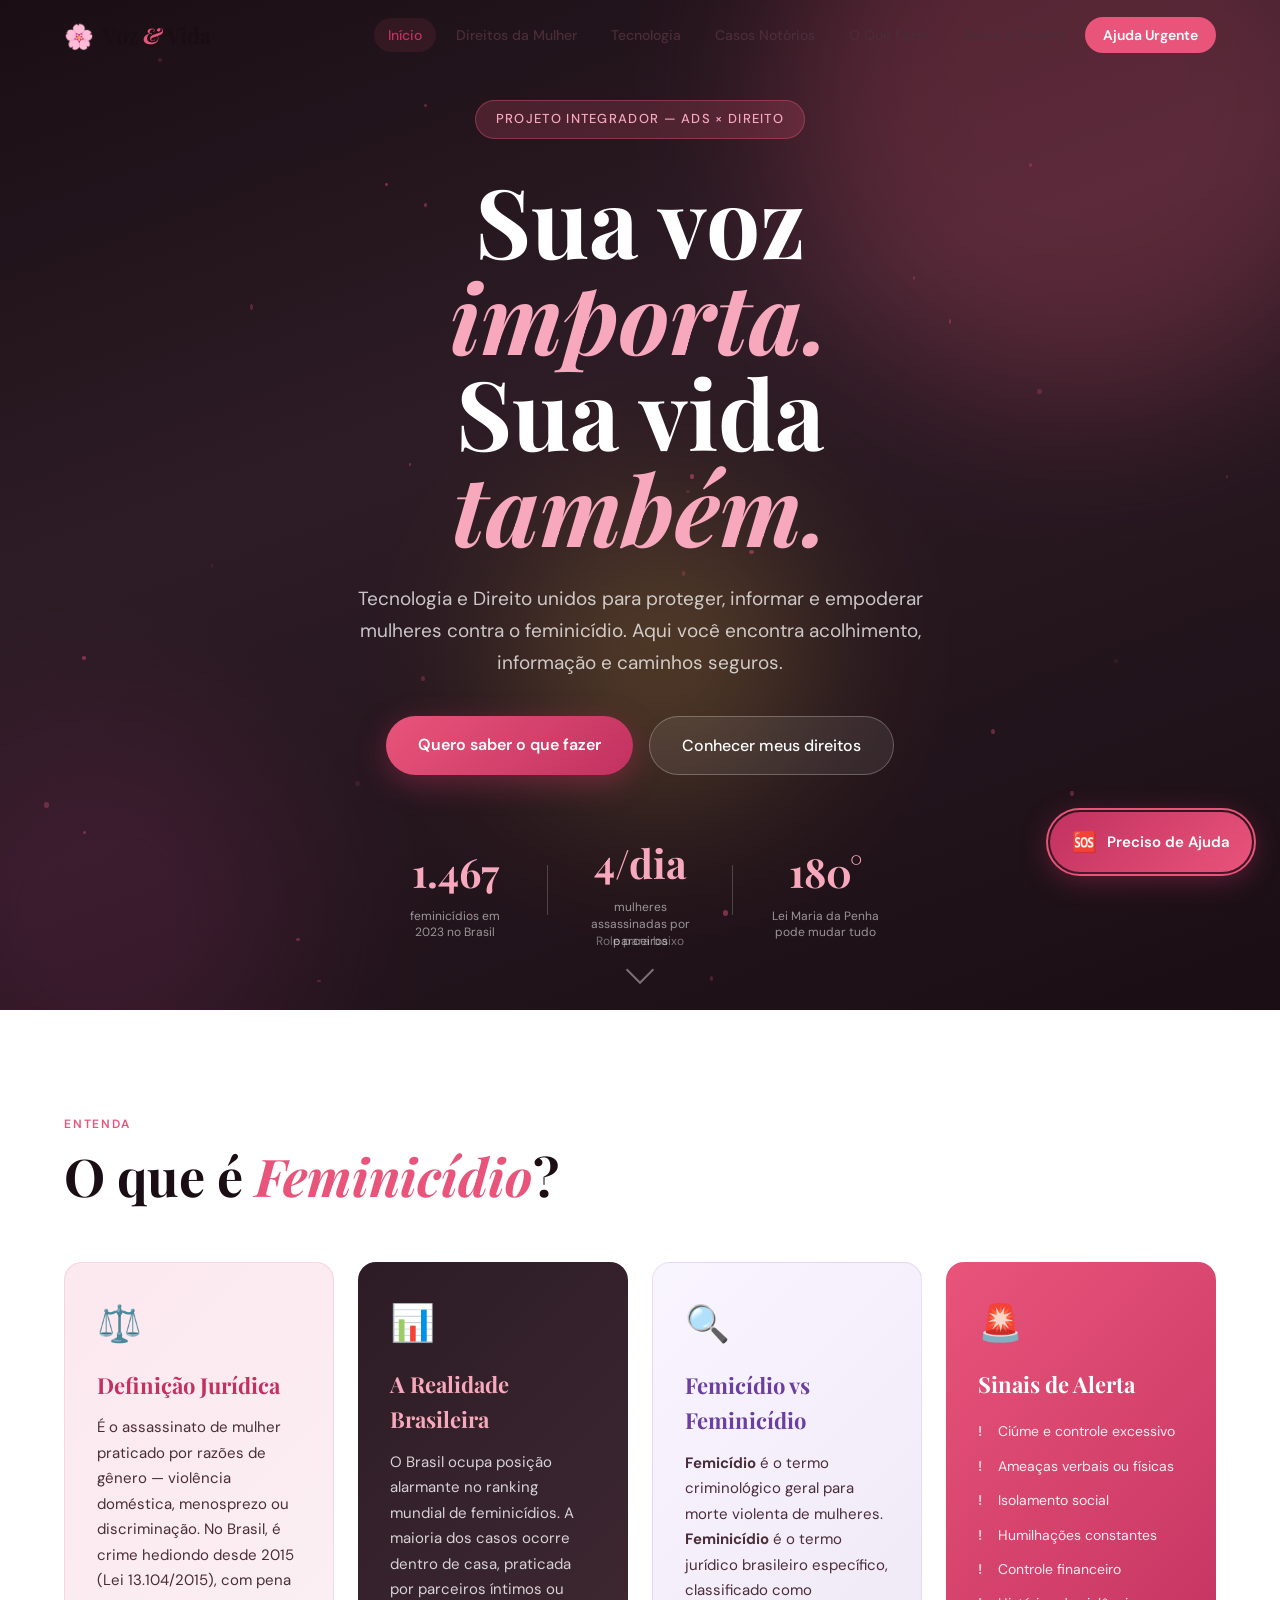
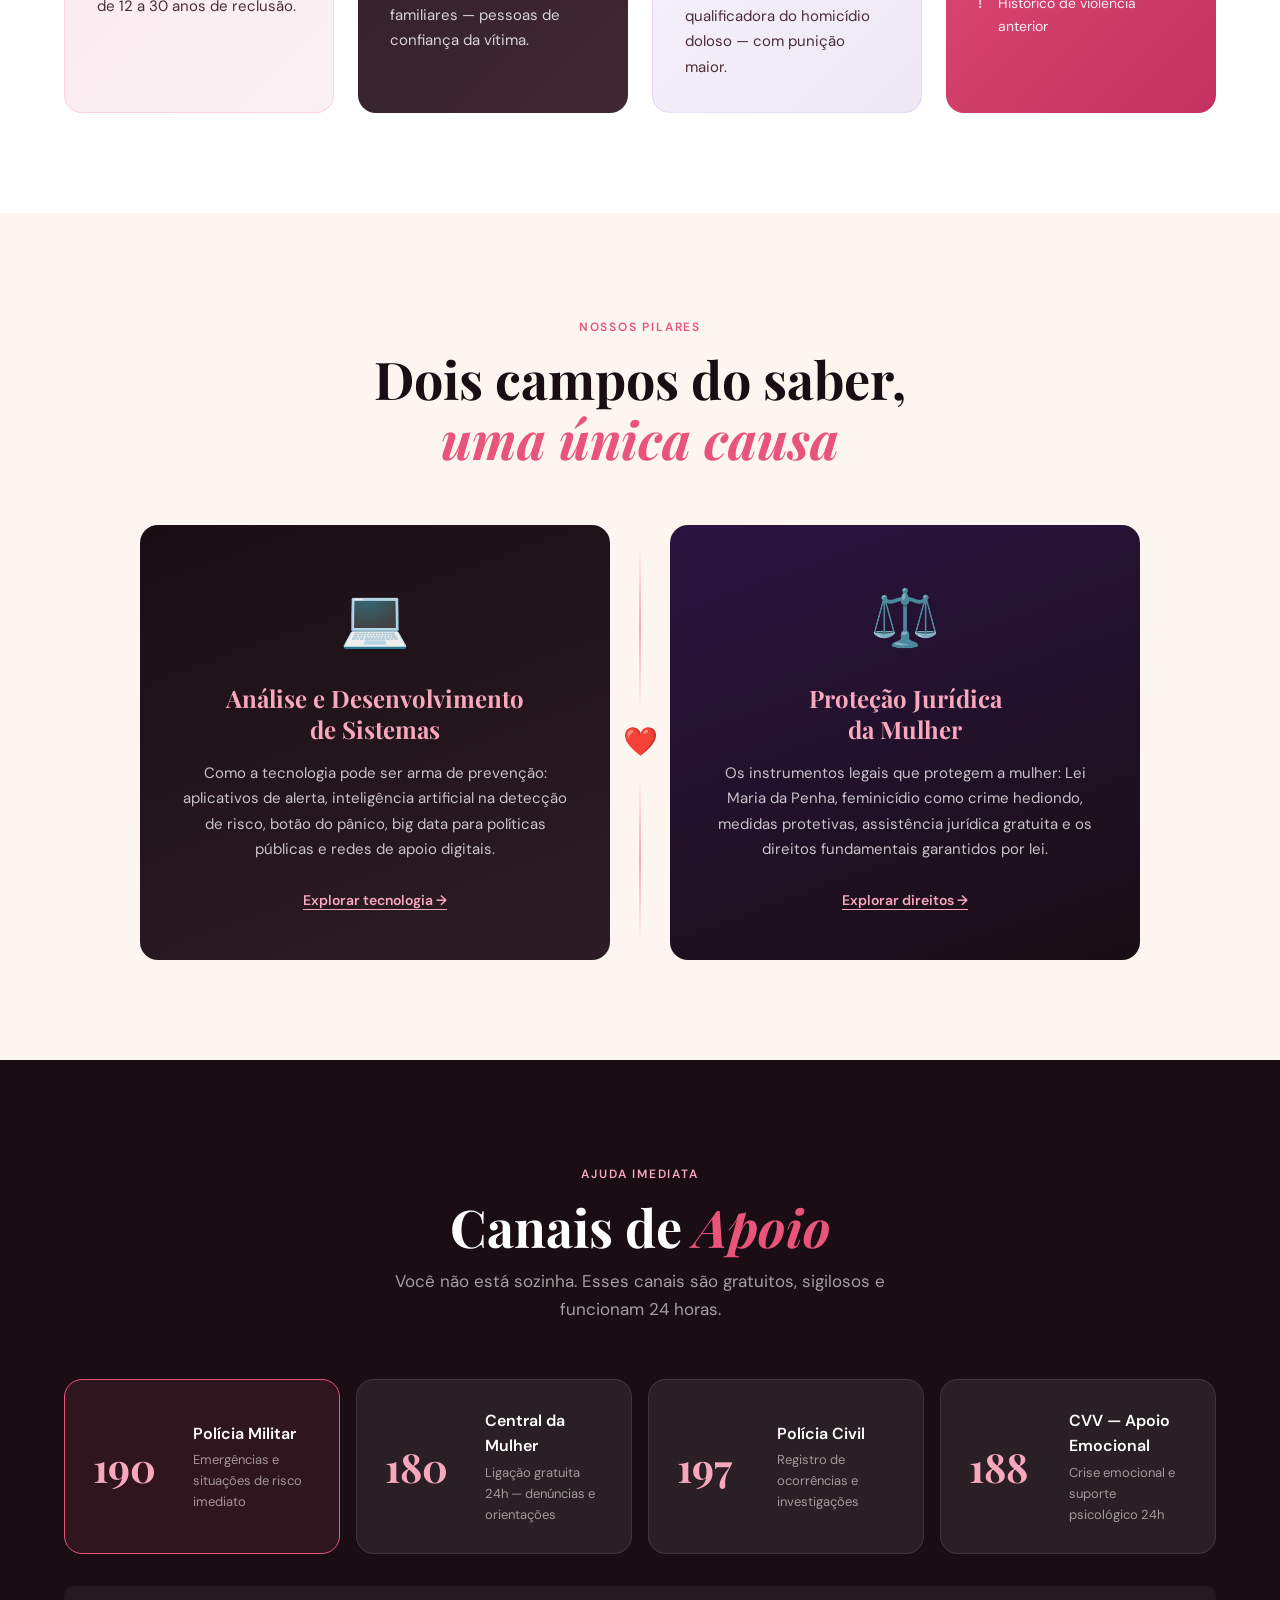
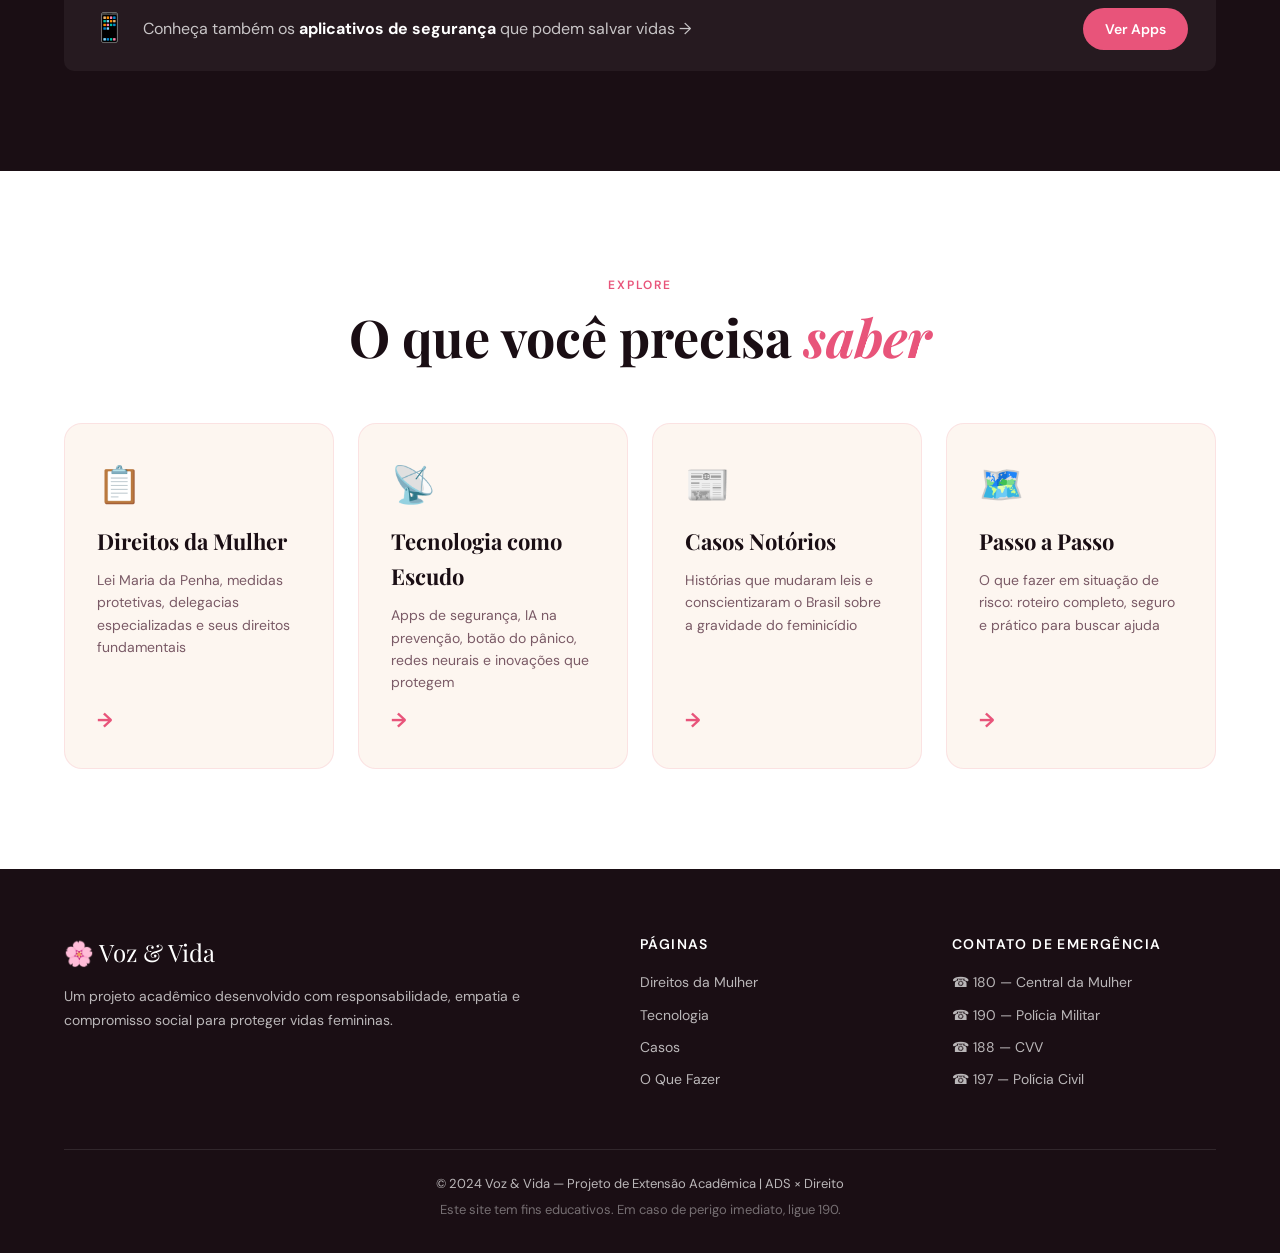
<file: index.html>
<!DOCTYPE html>
<html lang="pt-BR">
<head>
  <meta charset="UTF-8" />
  <meta name="viewport" content="width=device-width, initial-scale=1.0" />
  <title>Voz & Vida — Tecnologia e Direito Contra o Feminicídio</title>
  <link rel="stylesheet" href="style.css" />
  <link rel="preconnect" href="https://fonts.googleapis.com">
  <link href="https://fonts.googleapis.com/css2?family=Playfair+Display:ital,wght@0,400;0,700;1,400&family=DM+Sans:wght@300;400;500;600&display=swap" rel="stylesheet">
</head>
<body>

  <!-- BOTÃO SOS FLUTUANTE -->
  <a href="socorro.html" class="sos-btn" title="Preciso de ajuda agora">
    <span class="sos-pulse"></span>
    <span class="sos-icon">🆘</span>
    <span class="sos-label">Preciso de Ajuda</span>
  </a>

  <!-- NAVBAR -->
  <nav class="navbar" id="navbar">
    <div class="nav-container">
      <a href="index.html" class="nav-logo">
        <span class="logo-icon">🌸</span>
        <span>Voz <em>&</em> Vida</span>
      </a>
      <button class="nav-toggle" id="navToggle" aria-label="Menu">
        <span></span><span></span><span></span>
      </button>
      <ul class="nav-links" id="navLinks">
        <li><a href="index.html" class="active">Início</a></li>
        <li><a href="direitos.html">Direitos da Mulher</a></li>
        <li><a href="tecnologia.html">Tecnologia</a></li>
        <li><a href="casos.html">Casos Notórios</a></li>
        <li><a href="passos.html">O Que Fazer</a></li>
        <li><a href="sobre.html">Sobre o Projeto</a></li>
        <li><a href="socorro.html" class="nav-sos">Ajuda Urgente</a></li>
      </ul>
    </div>
  </nav>

  <!-- HERO -->
  <section class="hero">
    <div class="hero-bg">
      <div class="hero-orb orb1"></div>
      <div class="hero-orb orb2"></div>
      <div class="hero-orb orb3"></div>
      <div class="hero-particles" id="particles"></div>
    </div>
    <div class="hero-content">
      <div class="hero-tag animate-fade-up">Projeto Integrador — ADS × Direito</div>
      <h1 class="hero-title animate-fade-up delay-1">
        <span class="title-line">Sua voz</span>
        <span class="title-line accent">importa.</span>
        <span class="title-line">Sua vida</span>
        <span class="title-line accent">também.</span>
      </h1>
      <p class="hero-desc animate-fade-up delay-2">
        Tecnologia e Direito unidos para proteger, informar e empoderar mulheres contra o feminicídio. Aqui você encontra acolhimento, informação e caminhos seguros.
      </p>
      <div class="hero-actions animate-fade-up delay-3">
        <a href="passos.html" class="btn-primary">Quero saber o que fazer</a>
        <a href="direitos.html" class="btn-secondary">Conhecer meus direitos</a>
      </div>
      <div class="hero-stat-row animate-fade-up delay-4">
        <div class="hero-stat">
          <span class="stat-num">1.467</span>
          <span class="stat-label">feminicídios em 2023 no Brasil</span>
        </div>
        <div class="stat-divider"></div>
        <div class="hero-stat">
          <span class="stat-num">4/dia</span>
          <span class="stat-label">mulheres assassinadas por parceiros</span>
        </div>
        <div class="stat-divider"></div>
        <div class="hero-stat">
          <span class="stat-num">180°</span>
          <span class="stat-label">Lei Maria da Penha pode mudar tudo</span>
        </div>
      </div>
    </div>
    <div class="hero-scroll-hint">
      <span>Role para baixo</span>
      <div class="scroll-arrow"></div>
    </div>
  </section>

  <!-- SEÇÃO: O QUE É FEMINICÍDIO -->
  <section class="section what-is" id="what-is">
    <div class="container">
      <div class="section-header">
        <span class="section-tag">Entenda</span>
        <h2 class="section-title">O que é <em>Feminicídio</em>?</h2>
      </div>
      <div class="what-grid">
        <div class="what-card card-rose">
          <div class="card-icon">⚖️</div>
          <h3>Definição Jurídica</h3>
          <p>É o assassinato de mulher praticado por razões de gênero — violência doméstica, menosprezo ou discriminação. No Brasil, é crime hediondo desde 2015 (Lei 13.104/2015), com pena de 12 a 30 anos de reclusão.</p>
        </div>
        <div class="what-card card-dark">
          <div class="card-icon">📊</div>
          <h3>A Realidade Brasileira</h3>
          <p>O Brasil ocupa posição alarmante no ranking mundial de feminicídios. A maioria dos casos ocorre dentro de casa, praticada por parceiros íntimos ou familiares — pessoas de confiança da vítima.</p>
        </div>
        <div class="what-card card-soft">
          <div class="card-icon">🔍</div>
          <h3>Femicídio vs Feminicídio</h3>
          <p><strong>Femicídio</strong> é o termo criminológico geral para morte violenta de mulheres. <strong>Feminicídio</strong> é o termo jurídico brasileiro específico, classificado como qualificadora do homicídio doloso — com punição maior.</p>
        </div>
        <div class="what-card card-highlight">
          <div class="card-icon">🚨</div>
          <h3>Sinais de Alerta</h3>
          <ul class="alert-list">
            <li>Ciúme e controle excessivo</li>
            <li>Ameaças verbais ou físicas</li>
            <li>Isolamento social</li>
            <li>Humilhações constantes</li>
            <li>Controle financeiro</li>
            <li>Histórico de violência anterior</li>
          </ul>
        </div>
      </div>
    </div>
  </section>

  <!-- SEÇÃO: PILARES DO PROJETO -->
  <section class="section pillars" id="pillars">
    <div class="container">
      <div class="section-header centered">
        <span class="section-tag">Nossos Pilares</span>
        <h2 class="section-title">Dois campos do saber,<br><em>uma única causa</em></h2>
      </div>
      <div class="pillars-grid">
        <div class="pillar pillar-tech">
          <div class="pillar-visual">
            <div class="pillar-icon-wrap">💻</div>
          </div>
          <h3>Análise e Desenvolvimento<br>de Sistemas</h3>
          <p>Como a tecnologia pode ser arma de prevenção: aplicativos de alerta, inteligência artificial na detecção de risco, botão do pânico, big data para políticas públicas e redes de apoio digitais.</p>
          <a href="tecnologia.html" class="pillar-link">Explorar tecnologia →</a>
        </div>
        <div class="pillar-connector">
          <div class="connector-line"></div>
          <div class="connector-heart">❤️</div>
          <div class="connector-line"></div>
        </div>
        <div class="pillar pillar-law">
          <div class="pillar-visual">
            <div class="pillar-icon-wrap">⚖️</div>
          </div>
          <h3>Proteção Jurídica<br>da Mulher</h3>
          <p>Os instrumentos legais que protegem a mulher: Lei Maria da Penha, feminicídio como crime hediondo, medidas protetivas, assistência jurídica gratuita e os direitos fundamentais garantidos por lei.</p>
          <a href="direitos.html" class="pillar-link">Explorar direitos →</a>
        </div>
      </div>
    </div>
  </section>

  <!-- SEÇÃO: CANAIS DE AJUDA -->
  <section class="section channels" id="channels">
    <div class="container">
      <div class="section-header centered">
        <span class="section-tag">Ajuda Imediata</span>
        <h2 class="section-title">Canais de <em>Apoio</em></h2>
        <p class="section-sub">Você não está sozinha. Esses canais são gratuitos, sigilosos e funcionam 24 horas.</p>
      </div>
      <div class="channels-grid">
        <div class="channel-card urgent">
          <div class="ch-num">190</div>
          <div class="ch-info">
            <h4>Polícia Militar</h4>
            <p>Emergências e situações de risco imediato</p>
          </div>
        </div>
        <div class="channel-card">
          <div class="ch-num">180</div>
          <div class="ch-info">
            <h4>Central da Mulher</h4>
            <p>Ligação gratuita 24h — denúncias e orientações</p>
          </div>
        </div>
        <div class="channel-card">
          <div class="ch-num">197</div>
          <div class="ch-info">
            <h4>Polícia Civil</h4>
            <p>Registro de ocorrências e investigações</p>
          </div>
        </div>
        <div class="channel-card">
          <div class="ch-num">188</div>
          <div class="ch-info">
            <h4>CVV — Apoio Emocional</h4>
            <p>Crise emocional e suporte psicológico 24h</p>
          </div>
        </div>
      </div>
      <div class="channel-app-hint">
        <span>📱</span>
        <p>Conheça também os <strong>aplicativos de segurança</strong> que podem salvar vidas →</p>
        <a href="tecnologia.html#apps" class="btn-small">Ver Apps</a>
      </div>
    </div>
  </section>

  <!-- SEÇÃO: NAVEGAÇÃO RÁPIDA -->
  <section class="section quick-nav">
    <div class="container">
      <div class="section-header centered">
        <span class="section-tag">Explore</span>
        <h2 class="section-title">O que você precisa <em>saber</em></h2>
      </div>
      <div class="qnav-grid">
        <a href="direitos.html" class="qnav-card">
          <div class="qnav-icon">📋</div>
          <h3>Direitos da Mulher</h3>
          <p>Lei Maria da Penha, medidas protetivas, delegacias especializadas e seus direitos fundamentais</p>
          <span class="qnav-arrow">→</span>
        </a>
        <a href="tecnologia.html" class="qnav-card">
          <div class="qnav-icon">📡</div>
          <h3>Tecnologia como Escudo</h3>
          <p>Apps de segurança, IA na prevenção, botão do pânico, redes neurais e inovações que protegem</p>
          <span class="qnav-arrow">→</span>
        </a>
        <a href="casos.html" class="qnav-card">
          <div class="qnav-icon">📰</div>
          <h3>Casos Notórios</h3>
          <p>Histórias que mudaram leis e conscientizaram o Brasil sobre a gravidade do feminicídio</p>
          <span class="qnav-arrow">→</span>
        </a>
        <a href="passos.html" class="qnav-card">
          <div class="qnav-icon">🗺️</div>
          <h3>Passo a Passo</h3>
          <p>O que fazer em situação de risco: roteiro completo, seguro e prático para buscar ajuda</p>
          <span class="qnav-arrow">→</span>
        </a>
      </div>
    </div>
  </section>

  <!-- FOOTER -->
  <footer class="footer">
    <div class="container">
      <div class="footer-top">
        <div class="footer-brand">
          <div class="footer-logo">🌸 Voz & Vida</div>
          <p>Um projeto acadêmico desenvolvido com responsabilidade, empatia e compromisso social para proteger vidas femininas.</p>
        </div>
        <div class="footer-links-col">
          <h5>Páginas</h5>
          <ul>
            <li><a href="direitos.html">Direitos da Mulher</a></li>
            <li><a href="tecnologia.html">Tecnologia</a></li>
            <li><a href="casos.html">Casos</a></li>
            <li><a href="passos.html">O Que Fazer</a></li>
          </ul>
        </div>
        <div class="footer-links-col">
          <h5>Contato de Emergência</h5>
          <ul>
            <li>☎ 180 — Central da Mulher</li>
            <li>☎ 190 — Polícia Militar</li>
            <li>☎ 188 — CVV</li>
            <li>☎ 197 — Polícia Civil</li>
          </ul>
        </div>
      </div>
      <div class="footer-bottom">
        <p>© 2024 Voz & Vida — Projeto de Extensão Acadêmica | ADS × Direito</p>
        <p class="footer-disclaimer">Este site tem fins educativos. Em caso de perigo imediato, ligue 190.</p>
      </div>
    </div>
  </footer>

  <script src="main.js"></script>
</body>
</html>
</file>
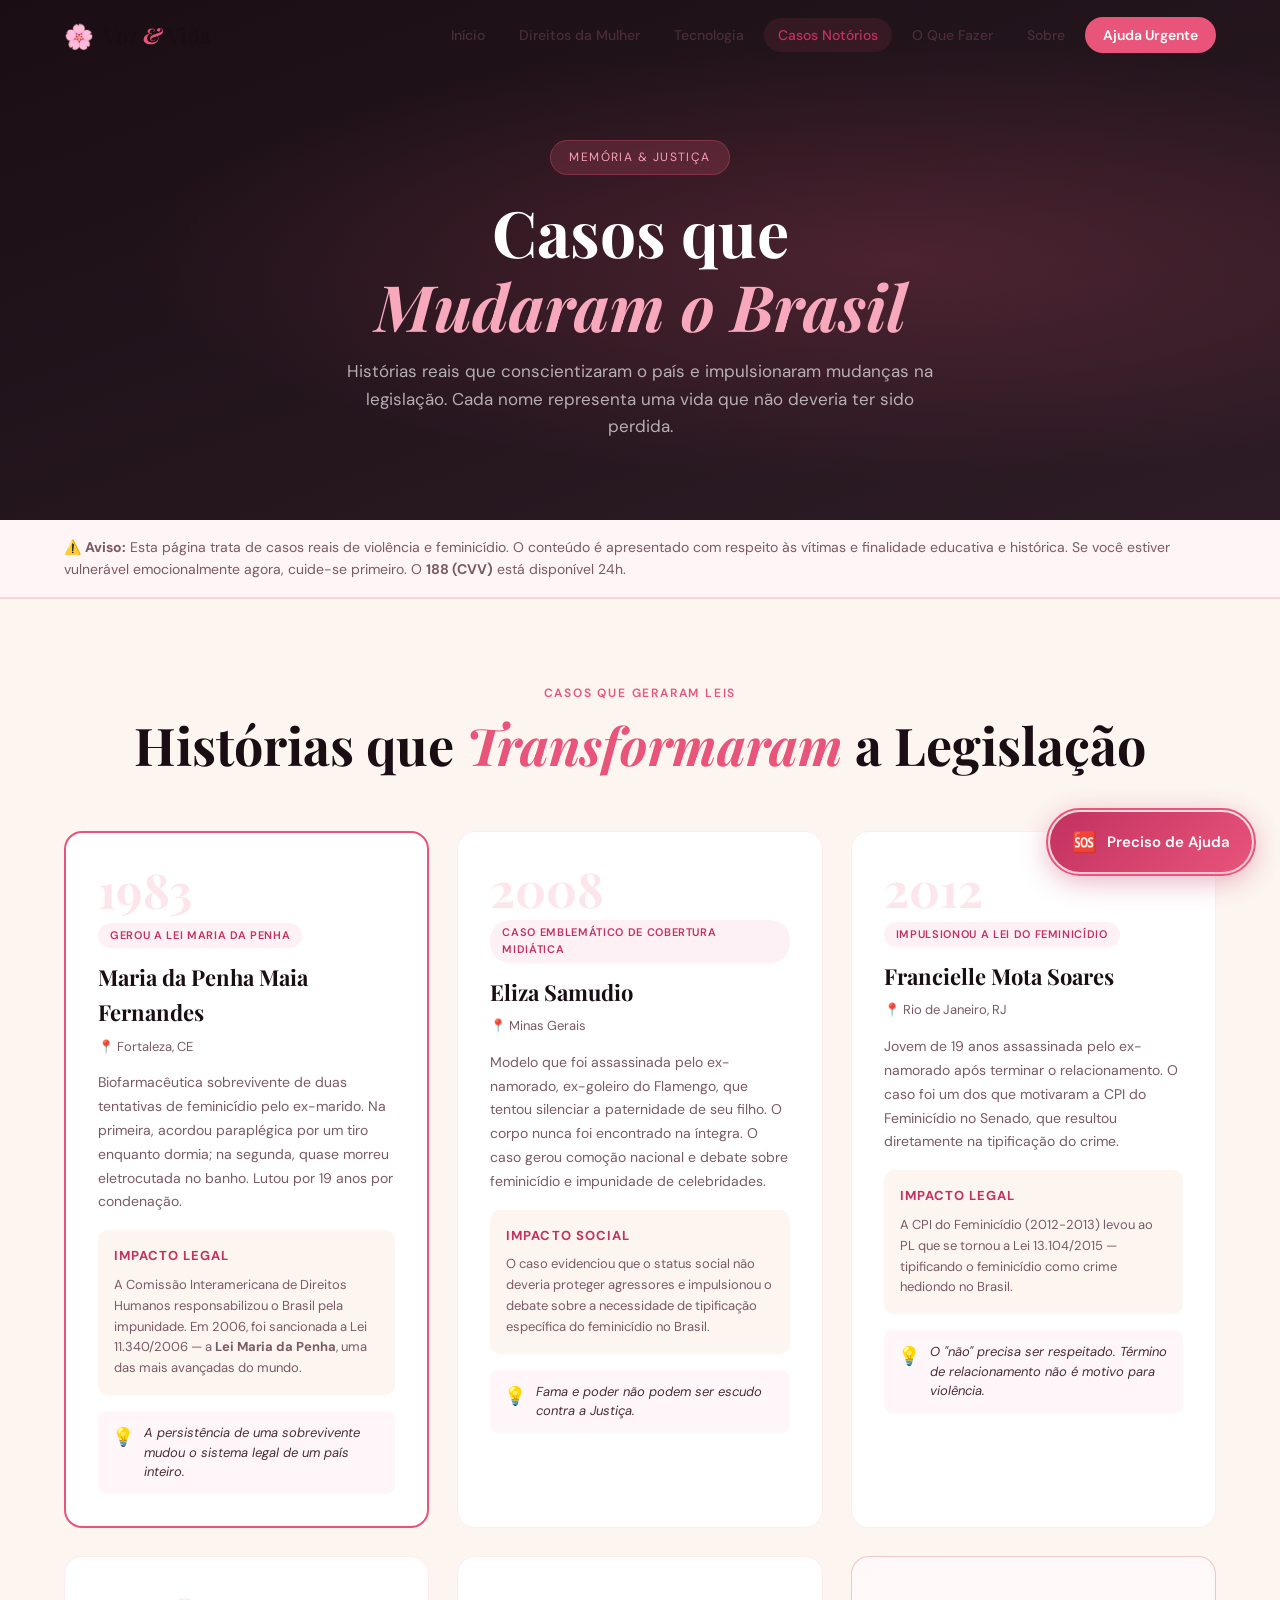
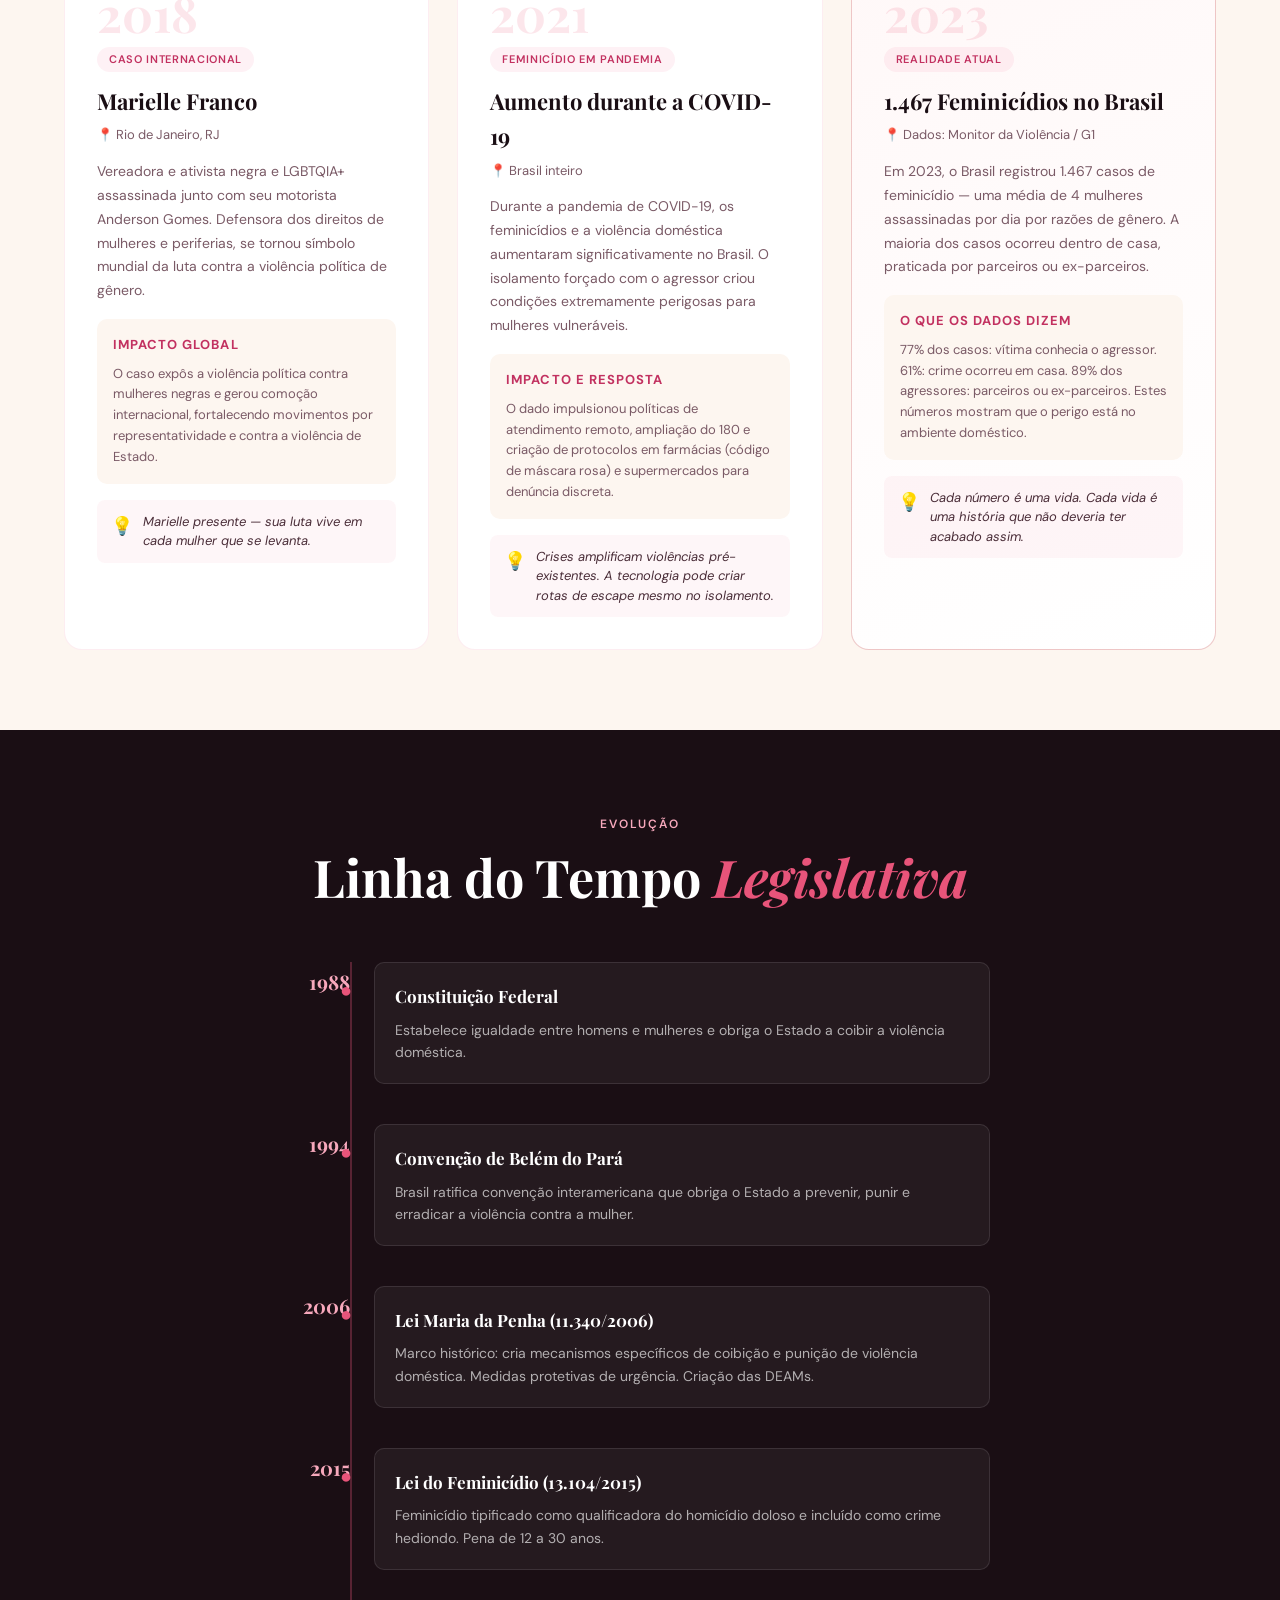
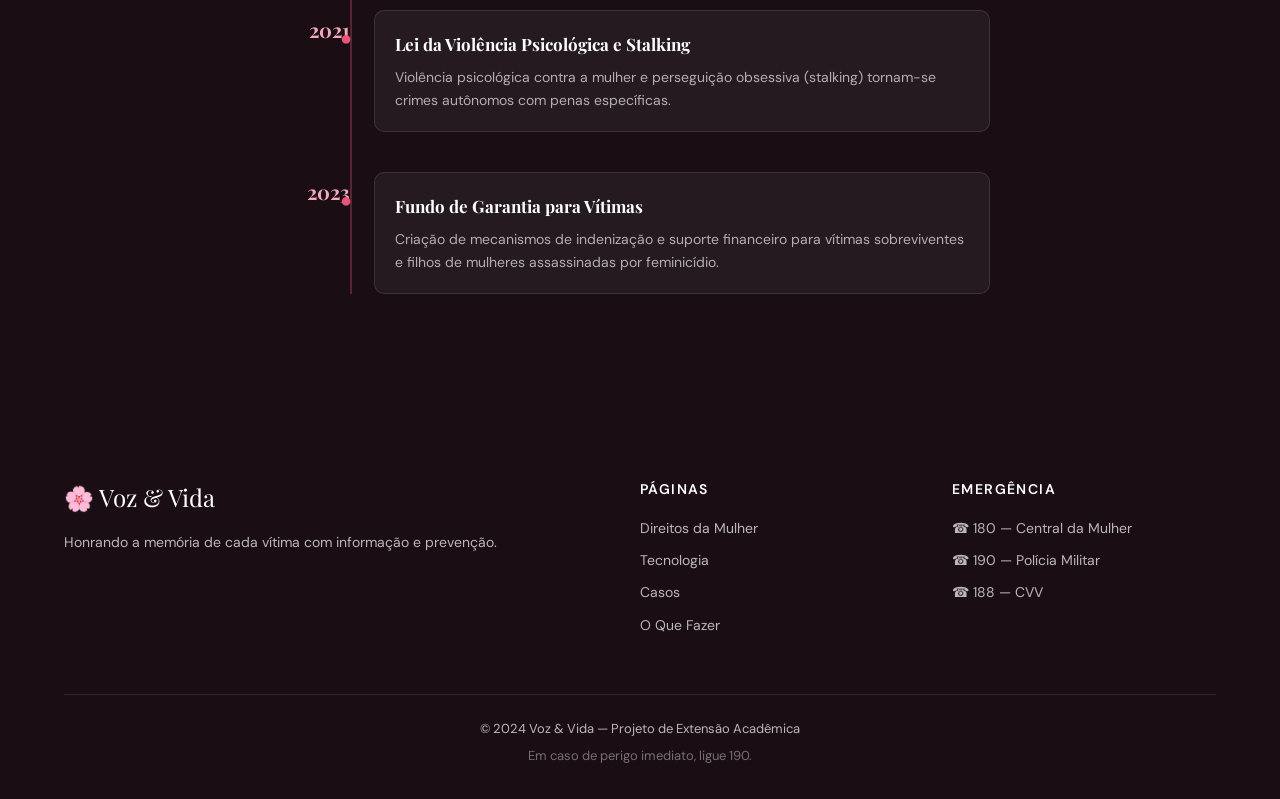
<file: casos.html>
<!DOCTYPE html>
<html lang="pt-BR">
<head>
  <meta charset="UTF-8"/>
  <meta name="viewport" content="width=device-width, initial-scale=1.0"/>
  <title>Casos Notórios — Voz & Vida</title>
  <link rel="stylesheet" href="style.css"/>
  <link rel="stylesheet" href="pages.css"/>
  <link href="https://fonts.googleapis.com/css2?family=Playfair+Display:ital,wght@0,400;0,700;1,400&family=DM+Sans:wght@300;400;500;600&display=swap" rel="stylesheet">
</head>
<body>

  <a href="socorro.html" class="sos-btn">
    <span class="sos-pulse"></span><span class="sos-icon">🆘</span>
    <span class="sos-label">Preciso de Ajuda</span>
  </a>

  <nav class="navbar" id="navbar">
    <div class="nav-container">
      <a href="index.html" class="nav-logo"><span class="logo-icon">🌸</span><span>Voz <em>&</em> Vida</span></a>
      <button class="nav-toggle" id="navToggle"><span></span><span></span><span></span></button>
      <ul class="nav-links" id="navLinks">
        <li><a href="index.html">Início</a></li>
        <li><a href="direitos.html">Direitos da Mulher</a></li>
        <li><a href="tecnologia.html">Tecnologia</a></li>
        <li><a href="casos.html" class="active">Casos Notórios</a></li>
        <li><a href="passos.html">O Que Fazer</a></li>
        <li><a href="sobre.html">Sobre</a></li>
        <li><a href="socorro.html" class="nav-sos">Ajuda Urgente</a></li>
      </ul>
    </div>
  </nav>

  <section class="page-hero">
    <span class="page-hero-tag">Memória & Justiça</span>
    <h1>Casos que<br><em>Mudaram o Brasil</em></h1>
    <p>Histórias reais que conscientizaram o país e impulsionaram mudanças na legislação. Cada nome representa uma vida que não deveria ter sido perdida.</p>
  </section>

  <!-- AVISO DE CONTEÚDO SENSÍVEL -->
  <div class="content-warning">
    <div class="container">
      <p>⚠️ <strong>Aviso:</strong> Esta página trata de casos reais de violência e feminicídio. O conteúdo é apresentado com respeito às vítimas e finalidade educativa e histórica. Se você estiver vulnerável emocionalmente agora, cuide-se primeiro. O <strong>188 (CVV)</strong> está disponível 24h.</p>
    </div>
  </div>

  <!-- CASOS -->
  <section class="content-section">
    <div class="container">
      <div class="section-header centered">
        <span class="section-tag">Casos que Geraram Leis</span>
        <h2 class="section-title">Histórias que <em>Transformaram</em> a Legislação</h2>
      </div>
      <div class="cases-grid">

        <div class="case-card case-landmark">
          <div class="case-year">1983</div>
          <div class="case-badge">Gerou a Lei Maria da Penha</div>
          <h3>Maria da Penha Maia Fernandes</h3>
          <div class="case-location">📍 Fortaleza, CE</div>
          <p>Biofarmacêutica sobrevivente de duas tentativas de feminicídio pelo ex-marido. Na primeira, acordou paraplégica por um tiro enquanto dormia; na segunda, quase morreu eletrocutada no banho. Lutou por 19 anos por condenação.</p>
          <div class="case-impact">
            <h4>Impacto Legal</h4>
            <p>A Comissão Interamericana de Direitos Humanos responsabilizou o Brasil pela impunidade. Em 2006, foi sancionada a Lei 11.340/2006 — a <strong>Lei Maria da Penha</strong>, uma das mais avançadas do mundo.</p>
          </div>
          <div class="case-lesson">
            <span class="lesson-icon">💡</span>
            <span>A persistência de uma sobrevivente mudou o sistema legal de um país inteiro.</span>
          </div>
        </div>

        <div class="case-card">
          <div class="case-year">2008</div>
          <div class="case-badge">Caso Emblemático de Cobertura Midiática</div>
          <h3>Eliza Samudio</h3>
          <div class="case-location">📍 Minas Gerais</div>
          <p>Modelo que foi assassinada pelo ex-namorado, ex-goleiro do Flamengo, que tentou silenciar a paternidade de seu filho. O corpo nunca foi encontrado na íntegra. O caso gerou comoção nacional e debate sobre feminicídio e impunidade de celebridades.</p>
          <div class="case-impact">
            <h4>Impacto Social</h4>
            <p>O caso evidenciou que o status social não deveria proteger agressores e impulsionou o debate sobre a necessidade de tipificação específica do feminicídio no Brasil.</p>
          </div>
          <div class="case-lesson">
            <span class="lesson-icon">💡</span>
            <span>Fama e poder não podem ser escudo contra a Justiça.</span>
          </div>
        </div>

        <div class="case-card">
          <div class="case-year">2012</div>
          <div class="case-badge">Impulsionou a Lei do Feminicídio</div>
          <h3>Francielle Mota Soares</h3>
          <div class="case-location">📍 Rio de Janeiro, RJ</div>
          <p>Jovem de 19 anos assassinada pelo ex-namorado após terminar o relacionamento. O caso foi um dos que motivaram a CPI do Feminicídio no Senado, que resultou diretamente na tipificação do crime.</p>
          <div class="case-impact">
            <h4>Impacto Legal</h4>
            <p>A CPI do Feminicídio (2012-2013) levou ao PL que se tornou a Lei 13.104/2015 — tipificando o feminicídio como crime hediondo no Brasil.</p>
          </div>
          <div class="case-lesson">
            <span class="lesson-icon">💡</span>
            <span>O "não" precisa ser respeitado. Término de relacionamento não é motivo para violência.</span>
          </div>
        </div>

        <div class="case-card">
          <div class="case-year">2018</div>
          <div class="case-badge">Caso Internacional</div>
          <h3>Marielle Franco</h3>
          <div class="case-location">📍 Rio de Janeiro, RJ</div>
          <p>Vereadora e ativista negra e LGBTQIA+ assassinada junto com seu motorista Anderson Gomes. Defensora dos direitos de mulheres e periferias, se tornou símbolo mundial da luta contra a violência política de gênero.</p>
          <div class="case-impact">
            <h4>Impacto Global</h4>
            <p>O caso expôs a violência política contra mulheres negras e gerou comoção internacional, fortalecendo movimentos por representatividade e contra a violência de Estado.</p>
          </div>
          <div class="case-lesson">
            <span class="lesson-icon">💡</span>
            <span>Marielle presente — sua luta vive em cada mulher que se levanta.</span>
          </div>
        </div>

        <div class="case-card">
          <div class="case-year">2021</div>
          <div class="case-badge">Feminicídio em Pandemia</div>
          <h3>Aumento durante a COVID-19</h3>
          <div class="case-location">📍 Brasil inteiro</div>
          <p>Durante a pandemia de COVID-19, os feminicídios e a violência doméstica aumentaram significativamente no Brasil. O isolamento forçado com o agressor criou condições extremamente perigosas para mulheres vulneráveis.</p>
          <div class="case-impact">
            <h4>Impacto e Resposta</h4>
            <p>O dado impulsionou políticas de atendimento remoto, ampliação do 180 e criação de protocolos em farmácias (código de máscara rosa) e supermercados para denúncia discreta.</p>
          </div>
          <div class="case-lesson">
            <span class="lesson-icon">💡</span>
            <span>Crises amplificam violências pré-existentes. A tecnologia pode criar rotas de escape mesmo no isolamento.</span>
          </div>
        </div>

        <div class="case-card case-recent">
          <div class="case-year">2023</div>
          <div class="case-badge">Realidade Atual</div>
          <h3>1.467 Feminicídios no Brasil</h3>
          <div class="case-location">📍 Dados: Monitor da Violência / G1</div>
          <p>Em 2023, o Brasil registrou 1.467 casos de feminicídio — uma média de 4 mulheres assassinadas por dia por razões de gênero. A maioria dos casos ocorreu dentro de casa, praticada por parceiros ou ex-parceiros.</p>
          <div class="case-impact">
            <h4>O que os dados dizem</h4>
            <p>77% dos casos: vítima conhecia o agressor. 61%: crime ocorreu em casa. 89% dos agressores: parceiros ou ex-parceiros. Estes números mostram que o perigo está no ambiente doméstico.</p>
          </div>
          <div class="case-lesson">
            <span class="lesson-icon">💡</span>
            <span>Cada número é uma vida. Cada vida é uma história que não deveria ter acabado assim.</span>
          </div>
        </div>

      </div>
    </div>
  </section>

  <!-- LINHA DO TEMPO DAS LEIS -->
  <section class="content-section" style="background:var(--dark)">
    <div class="container">
      <div class="section-header centered">
        <span class="section-tag" style="color:var(--rose-light)">Evolução</span>
        <h2 class="section-title" style="color:white">Linha do Tempo <em>Legislativa</em></h2>
      </div>
      <div class="timeline">
        <div class="timeline-item">
          <div class="tl-year">1988</div>
          <div class="tl-content">
            <h4>Constituição Federal</h4>
            <p>Estabelece igualdade entre homens e mulheres e obriga o Estado a coibir a violência doméstica.</p>
          </div>
        </div>
        <div class="timeline-item">
          <div class="tl-year">1994</div>
          <div class="tl-content">
            <h4>Convenção de Belém do Pará</h4>
            <p>Brasil ratifica convenção interamericana que obriga o Estado a prevenir, punir e erradicar a violência contra a mulher.</p>
          </div>
        </div>
        <div class="timeline-item">
          <div class="tl-year">2006</div>
          <div class="tl-content">
            <h4>Lei Maria da Penha (11.340/2006)</h4>
            <p>Marco histórico: cria mecanismos específicos de coibição e punição de violência doméstica. Medidas protetivas de urgência. Criação das DEAMs.</p>
          </div>
        </div>
        <div class="timeline-item">
          <div class="tl-year">2015</div>
          <div class="tl-content">
            <h4>Lei do Feminicídio (13.104/2015)</h4>
            <p>Feminicídio tipificado como qualificadora do homicídio doloso e incluído como crime hediondo. Pena de 12 a 30 anos.</p>
          </div>
        </div>
        <div class="timeline-item">
          <div class="tl-year">2021</div>
          <div class="tl-content">
            <h4>Lei da Violência Psicológica e Stalking</h4>
            <p>Violência psicológica contra a mulher e perseguição obsessiva (stalking) tornam-se crimes autônomos com penas específicas.</p>
          </div>
        </div>
        <div class="timeline-item">
          <div class="tl-year">2023</div>
          <div class="tl-content">
            <h4>Fundo de Garantia para Vítimas</h4>
            <p>Criação de mecanismos de indenização e suporte financeiro para vítimas sobreviventes e filhos de mulheres assassinadas por feminicídio.</p>
          </div>
        </div>
      </div>
    </div>
  </section>

  <footer class="footer">
    <div class="container">
      <div class="footer-top">
        <div class="footer-brand">
          <div class="footer-logo">🌸 Voz & Vida</div>
          <p>Honrando a memória de cada vítima com informação e prevenção.</p>
        </div>
        <div class="footer-links-col">
          <h5>Páginas</h5>
          <ul>
            <li><a href="direitos.html">Direitos da Mulher</a></li>
            <li><a href="tecnologia.html">Tecnologia</a></li>
            <li><a href="casos.html">Casos</a></li>
            <li><a href="passos.html">O Que Fazer</a></li>
          </ul>
        </div>
        <div class="footer-links-col">
          <h5>Emergência</h5>
          <ul>
            <li>☎ 180 — Central da Mulher</li>
            <li>☎ 190 — Polícia Militar</li>
            <li>☎ 188 — CVV</li>
          </ul>
        </div>
      </div>
      <div class="footer-bottom">
        <p>© 2024 Voz & Vida — Projeto de Extensão Acadêmica</p>
        <p class="footer-disclaimer">Em caso de perigo imediato, ligue 190.</p>
      </div>
    </div>
  </footer>

  <script src="main.js"></script>
</body>
</html>
</file>
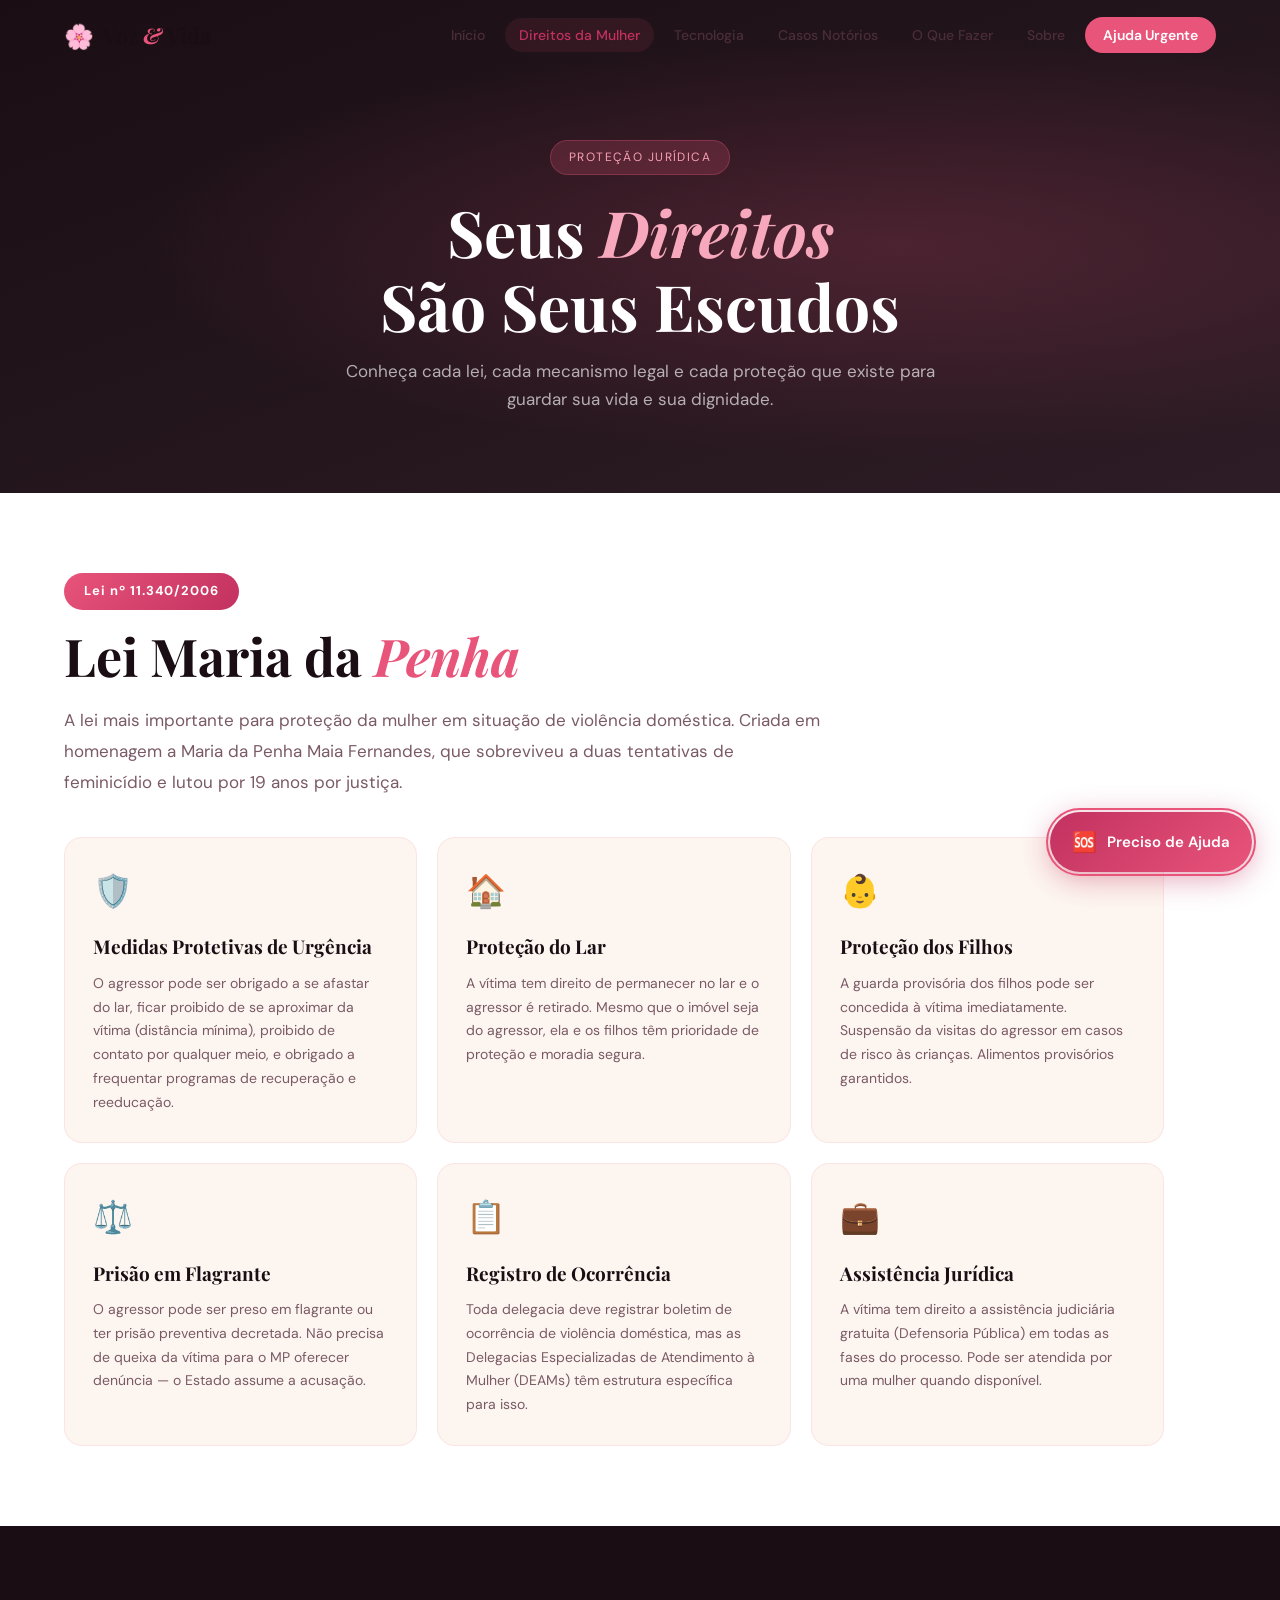
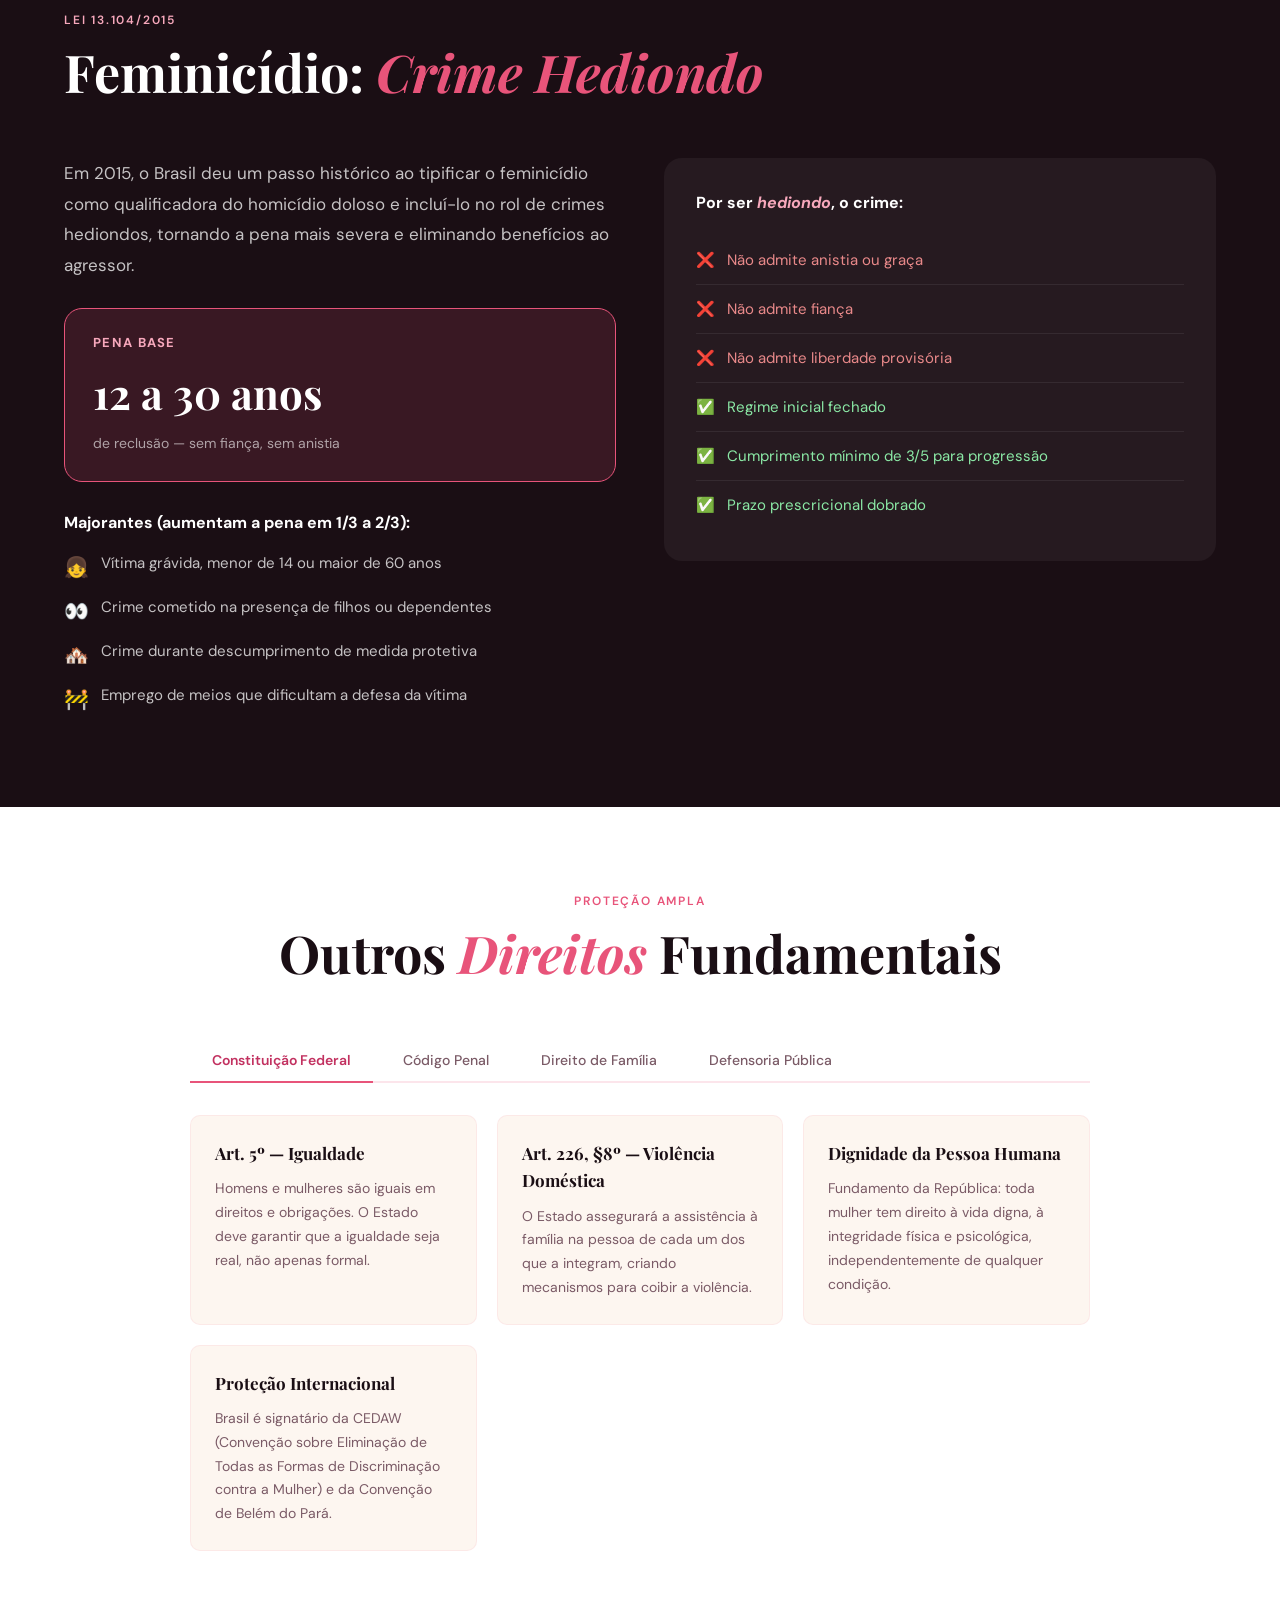
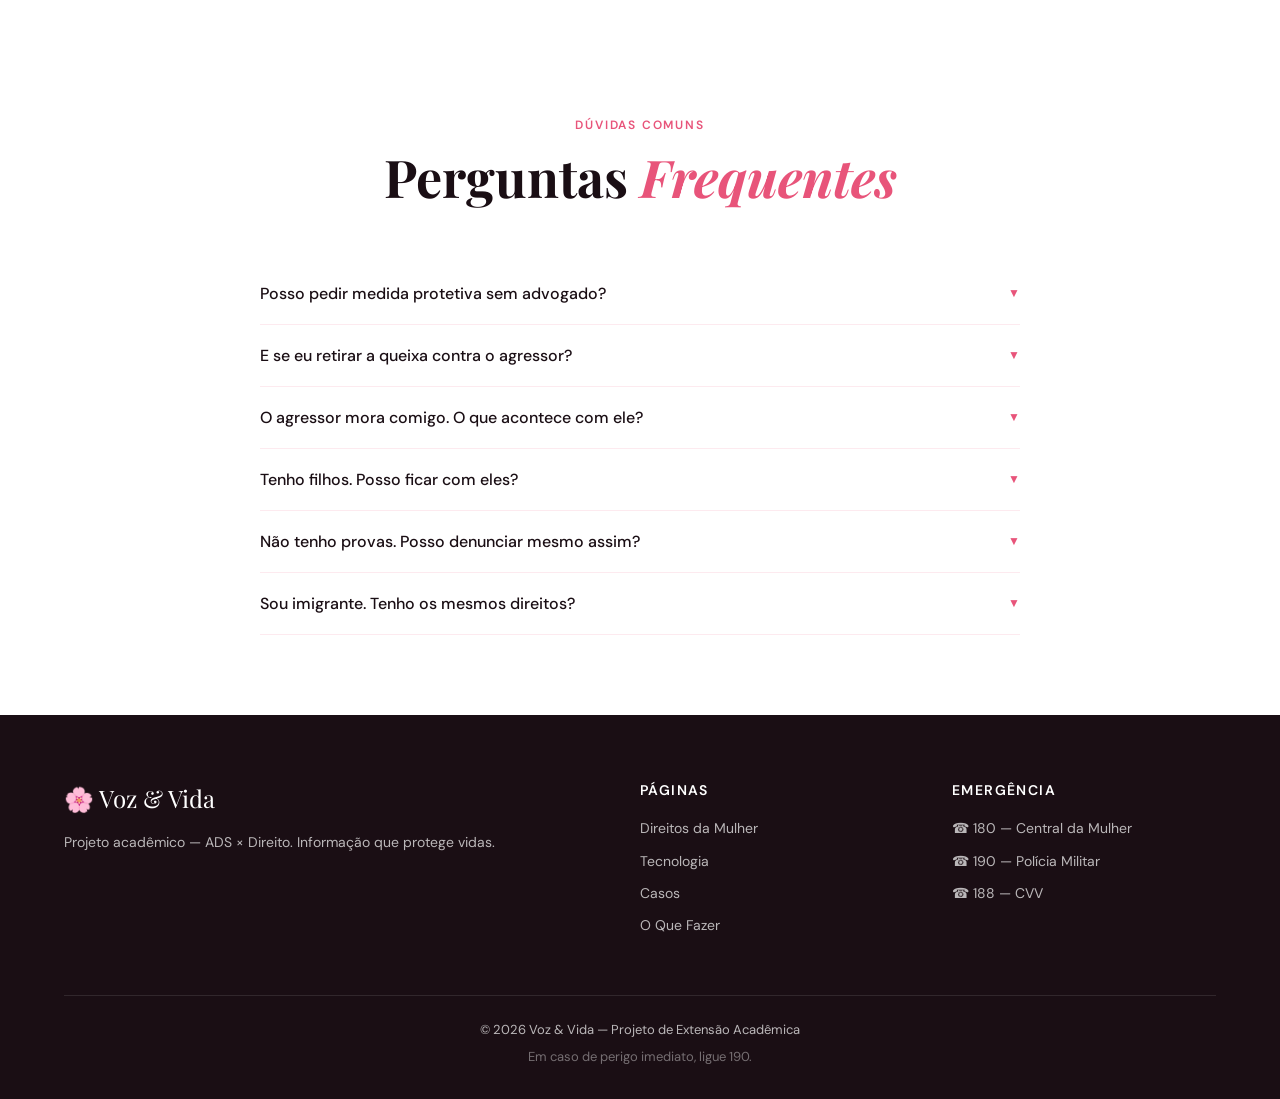
<file: direitos.html>
<!DOCTYPE html>
<html lang="pt-BR">
<head>
  <meta charset="UTF-8" />
  <meta name="viewport" content="width=device-width, initial-scale=1.0"/>
  <title>Direitos da Mulher — Voz & Vida</title>
  <link rel="stylesheet" href="style.css"/>
  <link rel="stylesheet" href="pages.css"/>
  <link href="https://fonts.googleapis.com/css2?family=Playfair+Display:ital,wght@0,400;0,700;1,400&family=DM+Sans:wght@300;400;500;600&display=swap" rel="stylesheet">
</head>
<body>

  <a href="socorro.html" class="sos-btn">
    <span class="sos-pulse"></span>
    <span class="sos-icon">🆘</span>
    <span class="sos-label">Preciso de Ajuda</span>
  </a>

  <nav class="navbar" id="navbar">
    <div class="nav-container">
      <a href="index.html" class="nav-logo"><span class="logo-icon">🌸</span><span>Voz <em>&</em> Vida</span></a>
      <button class="nav-toggle" id="navToggle"><span></span><span></span><span></span></button>
      <ul class="nav-links" id="navLinks">
        <li><a href="index.html">Início</a></li>
        <li><a href="direitos.html" class="active">Direitos da Mulher</a></li>
        <li><a href="tecnologia.html">Tecnologia</a></li>
        <li><a href="casos.html">Casos Notórios</a></li>
        <li><a href="passos.html">O Que Fazer</a></li>
        <li><a href="sobre.html">Sobre</a></li>
        <li><a href="socorro.html" class="nav-sos">Ajuda Urgente</a></li>
      </ul>
    </div>
  </nav>

  <section class="page-hero">
    <span class="page-hero-tag">Proteção Jurídica</span>
    <h1>Seus <em>Direitos</em><br>São Seus Escudos</h1>
    <p>Conheça cada lei, cada mecanismo legal e cada proteção que existe para guardar sua vida e sua dignidade.</p>
  </section>

  <!-- LEI MARIA DA PENHA -->
  <section class="content-section">
    <div class="container">
      <div class="law-feature">
        <div class="law-badge">Lei nº 11.340/2006</div>
        <h2 class="section-title">Lei Maria da <em>Penha</em></h2>
        <p class="law-desc">A lei mais importante para proteção da mulher em situação de violência doméstica. Criada em homenagem a Maria da Penha Maia Fernandes, que sobreviveu a duas tentativas de feminicídio e lutou por 19 anos por justiça.</p>

        <div class="law-grid">
          <div class="law-card">
            <div class="law-icon">🛡️</div>
            <h4>Medidas Protetivas de Urgência</h4>
            <p>O agressor pode ser obrigado a se afastar do lar, ficar proibido de se aproximar da vítima (distância mínima), proibido de contato por qualquer meio, e obrigado a frequentar programas de recuperação e reeducação.</p>
          </div>
          <div class="law-card">
            <div class="law-icon">🏠</div>
            <h4>Proteção do Lar</h4>
            <p>A vítima tem direito de permanecer no lar e o agressor é retirado. Mesmo que o imóvel seja do agressor, ela e os filhos têm prioridade de proteção e moradia segura.</p>
          </div>
          <div class="law-card">
            <div class="law-icon">👶</div>
            <h4>Proteção dos Filhos</h4>
            <p>A guarda provisória dos filhos pode ser concedida à vítima imediatamente. Suspensão da visitas do agressor em casos de risco às crianças. Alimentos provisórios garantidos.</p>
          </div>
          <div class="law-card">
            <div class="law-icon">⚖️</div>
            <h4>Prisão em Flagrante</h4>
            <p>O agressor pode ser preso em flagrante ou ter prisão preventiva decretada. Não precisa de queixa da vítima para o MP oferecer denúncia — o Estado assume a acusação.</p>
          </div>
          <div class="law-card">
            <div class="law-icon">📋</div>
            <h4>Registro de Ocorrência</h4>
            <p>Toda delegacia deve registrar boletim de ocorrência de violência doméstica, mas as Delegacias Especializadas de Atendimento à Mulher (DEAMs) têm estrutura específica para isso.</p>
          </div>
          <div class="law-card">
            <div class="law-icon">💼</div>
            <h4>Assistência Jurídica</h4>
            <p>A vítima tem direito a assistência judiciária gratuita (Defensoria Pública) em todas as fases do processo. Pode ser atendida por uma mulher quando disponível.</p>
          </div>
        </div>
      </div>
    </div>
  </section>

  <!-- FEMINICÍDIO COMO CRIME HEDIONDO -->
  <section class="content-section bg-dark-section">
    <div class="container">
      <div class="section-header">
        <span class="section-tag" style="color:var(--rose-light)">Lei 13.104/2015</span>
        <h2 class="section-title" style="color:white">Feminicídio: <em>Crime Hediondo</em></h2>
      </div>
      <div class="hediondo-grid">
        <div class="hediondo-info">
          <p style="color:rgba(255,255,255,0.75); font-size:17px; line-height:1.8; margin-bottom:24px;">
            Em 2015, o Brasil deu um passo histórico ao tipificar o feminicídio como qualificadora do homicídio doloso e incluí-lo no rol de crimes hediondos, tornando a pena mais severa e eliminando benefícios ao agressor.
          </p>
          <div class="pena-box">
            <h4>Pena Base</h4>
            <div class="pena-num">12 a 30 anos</div>
            <p>de reclusão — sem fiança, sem anistia</p>
          </div>
          <div class="agravantes-list">
            <h4 style="color:white; margin-bottom:16px;">Majorantes (aumentam a pena em 1/3 a 2/3):</h4>
            <div class="agravante-item">
              <span class="ag-icon">👧</span>
              <span>Vítima grávida, menor de 14 ou maior de 60 anos</span>
            </div>
            <div class="agravante-item">
              <span class="ag-icon">👀</span>
              <span>Crime cometido na presença de filhos ou dependentes</span>
            </div>
            <div class="agravante-item">
              <span class="ag-icon">🏘️</span>
              <span>Crime durante descumprimento de medida protetiva</span>
            </div>
            <div class="agravante-item">
              <span class="ag-icon">🚧</span>
              <span>Emprego de meios que dificultam a defesa da vítima</span>
            </div>
          </div>
        </div>
        <div class="hediondo-rights">
          <h4 style="color:white; margin-bottom:20px;">Por ser <em style="color:var(--rose-light)">hediondo</em>, o crime:</h4>
          <div class="right-item right-no">
            <span>❌</span>
            <span>Não admite anistia ou graça</span>
          </div>
          <div class="right-item right-no">
            <span>❌</span>
            <span>Não admite fiança</span>
          </div>
          <div class="right-item right-no">
            <span>❌</span>
            <span>Não admite liberdade provisória</span>
          </div>
          <div class="right-item right-yes">
            <span>✅</span>
            <span>Regime inicial fechado</span>
          </div>
          <div class="right-item right-yes">
            <span>✅</span>
            <span>Cumprimento mínimo de 3/5 para progressão</span>
          </div>
          <div class="right-item right-yes">
            <span>✅</span>
            <span>Prazo prescricional dobrado</span>
          </div>
        </div>
      </div>
    </div>
  </section>

  <!-- OUTROS DIREITOS -->
  <section class="content-section">
    <div class="container">
      <div class="section-header centered">
        <span class="section-tag">Proteção Ampla</span>
        <h2 class="section-title">Outros <em>Direitos</em> Fundamentais</h2>
      </div>
      <div class="tabs-container">
        <div class="tabs-nav">
          <button class="tab-btn active" data-tab="constituicao">Constituição Federal</button>
          <button class="tab-btn" data-tab="penal">Código Penal</button>
          <button class="tab-btn" data-tab="familia">Direito de Família</button>
          <button class="tab-btn" data-tab="defensoria">Defensoria Pública</button>
        </div>
        <div class="tabs-body">
          <div class="tab-panel active" data-panel="constituicao">
            <div class="tab-content-grid">
              <div class="tab-item">
                <h4>Art. 5º — Igualdade</h4>
                <p>Homens e mulheres são iguais em direitos e obrigações. O Estado deve garantir que a igualdade seja real, não apenas formal.</p>
              </div>
              <div class="tab-item">
                <h4>Art. 226, §8º — Violência Doméstica</h4>
                <p>O Estado assegurará a assistência à família na pessoa de cada um dos que a integram, criando mecanismos para coibir a violência.</p>
              </div>
              <div class="tab-item">
                <h4>Dignidade da Pessoa Humana</h4>
                <p>Fundamento da República: toda mulher tem direito à vida digna, à integridade física e psicológica, independentemente de qualquer condição.</p>
              </div>
              <div class="tab-item">
                <h4>Proteção Internacional</h4>
                <p>Brasil é signatário da CEDAW (Convenção sobre Eliminação de Todas as Formas de Discriminação contra a Mulher) e da Convenção de Belém do Pará.</p>
              </div>
            </div>
          </div>
          <div class="tab-panel" data-panel="penal">
            <div class="tab-content-grid">
              <div class="tab-item">
                <h4>Art. 121 — Feminicídio (§2º-A)</h4>
                <p>Tipifica o feminicídio como homicídio qualificado, com pena de 12 a 30 anos quando há violência doméstica ou menosprezo à condição de mulher.</p>
              </div>
              <div class="tab-item">
                <h4>Lesão Corporal Qualificada</h4>
                <p>Violência doméstica que resulta em lesão leve tem pena de 3 meses a 3 anos. Lesão grave ou gravíssima tem penas ainda maiores.</p>
              </div>
              <div class="tab-item">
                <h4>Ameaça e Perseguição (Stalking)</h4>
                <h4>Lei 14.132/2021</h4>
                <p>Perseguição obsessiva agora é crime (stalking), com pena de 1 a 2 anos. Protege mulheres de ex-parceiros que não aceitam o término.</p>
              </div>
              <div class="tab-item">
                <h4>Violência Psicológica</h4>
                <p>Lei 14.188/2021 tornou crime a violência psicológica contra a mulher, com pena de 6 meses a 2 anos de detenção e multa.</p>
              </div>
            </div>
          </div>
          <div class="tab-panel" data-panel="familia">
            <div class="tab-content-grid">
              <div class="tab-item">
                <h4>Guarda e Alimentos Urgentes</h4>
                <p>Em casos de violência, a guarda unilateral pode ser concedida de imediato. Alimentos provisórios são fixados liminarmente pelo juiz.</p>
              </div>
              <div class="tab-item">
                <h4>Meação e Patrimônio</h4>
                <p>A mulher tem direito à sua parte dos bens em qualquer regime de casamento. O agressor não pode ocultar ou destruir o patrimônio comum.</p>
              </div>
              <div class="tab-item">
                <h4>Divórcio sem Consentimento</h4>
                <p>Desde 2010 (EC 66), o divórcio é direito sem prazo de separação e sem necessidade de demonstrar culpa. A mulher pode pedir a qualquer momento.</p>
              </div>
              <div class="tab-item">
                <h4>Retomada do Nome</h4>
                <p>A mulher pode retomar o nome de solteira a qualquer momento durante o processo de divórcio ou separação, sem necessidade de justificativa.</p>
              </div>
            </div>
          </div>
          <div class="tab-panel" data-panel="defensoria">
            <div class="tab-content-grid">
              <div class="tab-item">
                <h4>Atendimento Gratuito</h4>
                <p>A Defensoria Pública oferece assistência jurídica gratuita a quem não pode pagar advogado. É um direito constitucional, independente da renda.</p>
              </div>
              <div class="tab-item">
                <h4>Núcleos Especializados</h4>
                <p>Muitas Defensorias têm Núcleos de Enfrentamento à Violência Doméstica (NEVIDOM), com defensoras especializadas nesse tipo de caso.</p>
              </div>
              <div class="tab-item">
                <h4>Acompanhamento Total</h4>
                <p>A defensora acompanha desde o registro da ocorrência até o trânsito em julgado da sentença, passando por medidas protetivas e processo penal.</p>
              </div>
              <div class="tab-item">
                <h4>Como Acessar</h4>
                <p>Procure a Defensoria Pública da sua cidade ou ligue 129 (Defensoria Pública). Em casos de urgência, vá diretamente à DEAM ou delegacia mais próxima.</p>
              </div>
            </div>
          </div>
        </div>
      </div>
    </div>
  </section>

  <!-- ACCORDION DE DÚVIDAS FREQUENTES -->
  <section class="content-section" style="background:var(--white)">
    <div class="container">
      <div class="section-header centered">
        <span class="section-tag">Dúvidas Comuns</span>
        <h2 class="section-title">Perguntas <em>Frequentes</em></h2>
      </div>
      <div class="accordion" style="max-width:760px; margin:0 auto;">
        <div class="accordion-item">
          <button class="accordion-btn">
            <span>Posso pedir medida protetiva sem advogado?</span>
            <span class="acc-arrow">▼</span>
          </button>
          <div class="accordion-body">
            <p>Sim! Você pode ir diretamente a qualquer delegacia e solicitar medida protetiva de urgência. A delegacia é obrigada a encaminhar o pedido ao juiz em 48 horas. Não precisa de advogado nem de dinheiro para isso.</p>
          </div>
        </div>
        <div class="accordion-item">
          <button class="accordion-btn">
            <span>E se eu retirar a queixa contra o agressor?</span>
            <span class="acc-arrow">▼</span>
          </button>
          <div class="accordion-body">
            <p>Nos crimes de violência doméstica, o Ministério Público pode dar continuidade ao processo mesmo que a vítima retire a queixa ou desista. Isso existe para proteger a mulher de possível coação. Somente em crimes de ação penal privada isso difere.</p>
          </div>
        </div>
        <div class="accordion-item">
          <button class="accordion-btn">
            <span>O agressor mora comigo. O que acontece com ele?</span>
            <span class="acc-arrow">▼</span>
          </button>
          <div class="accordion-body">
            <p>Com a medida protetiva, o juiz pode determinar que o agressor saia imediatamente do lar — mesmo que o imóvel seja dele. A polícia faz o acompanhamento. Você e seus filhos têm prioridade de proteção e permanência no lar.</p>
          </div>
        </div>
        <div class="accordion-item">
          <button class="accordion-btn">
            <span>Tenho filhos. Posso ficar com eles?</span>
            <span class="acc-arrow">▼</span>
          </button>
          <div class="accordion-body">
            <p>Sim. Em situação de violência doméstica, a guarda provisória dos filhos é concedida à mãe com prioridade. O agressor pode ter as visitas suspensas ou supervisionadas se houver risco às crianças. Alimentos provisórios também podem ser fixados de imediato.</p>
          </div>
        </div>
        <div class="accordion-item">
          <button class="accordion-btn">
            <span>Não tenho provas. Posso denunciar mesmo assim?</span>
            <span class="acc-arrow">▼</span>
          </button>
          <div class="accordion-body">
            <p>Sim. O depoimento da vítima tem valor probatório importante nos crimes de violência doméstica. Além disso, laudos médicos, fotos, capturas de tela de mensagens, testemunhos de vizinhos e parentes também servem como prova. Denuncie mesmo sem ter "provas físicas".</p>
          </div>
        </div>
        <div class="accordion-item">
          <button class="accordion-btn">
            <span>Sou imigrante. Tenho os mesmos direitos?</span>
            <span class="acc-arrow">▼</span>
          </button>
          <div class="accordion-body">
            <p>Sim! A Lei Maria da Penha protege todas as mulheres em território brasileiro, independentemente de nacionalidade, situação migratória ou documentação. Você tem direito a medidas protetivas, registro de ocorrência e assistência jurídica gratuita.</p>
          </div>
        </div>
      </div>
    </div>
  </section>

  <footer class="footer">
    <div class="container">
      <div class="footer-top">
        <div class="footer-brand">
          <div class="footer-logo">🌸 Voz & Vida</div>
          <p>Projeto acadêmico — ADS × Direito. Informação que protege vidas.</p>
        </div>
        <div class="footer-links-col">
          <h5>Páginas</h5>
          <ul>
            <li><a href="direitos.html">Direitos da Mulher</a></li>
            <li><a href="tecnologia.html">Tecnologia</a></li>
            <li><a href="casos.html">Casos</a></li>
            <li><a href="passos.html">O Que Fazer</a></li>
          </ul>
        </div>
        <div class="footer-links-col">
          <h5>Emergência</h5>
          <ul>
            <li>☎ 180 — Central da Mulher</li>
            <li>☎ 190 — Polícia Militar</li>
            <li>☎ 188 — CVV</li>
          </ul>
        </div>
      </div>
      <div class="footer-bottom">
        <p>© 2026 Voz & Vida — Projeto de Extensão Acadêmica</p>
        <p class="footer-disclaimer">Em caso de perigo imediato, ligue 190.</p>
      </div>
    </div>
  </footer>

  <script src="main.js"></script>
</body>
</html>
</file>
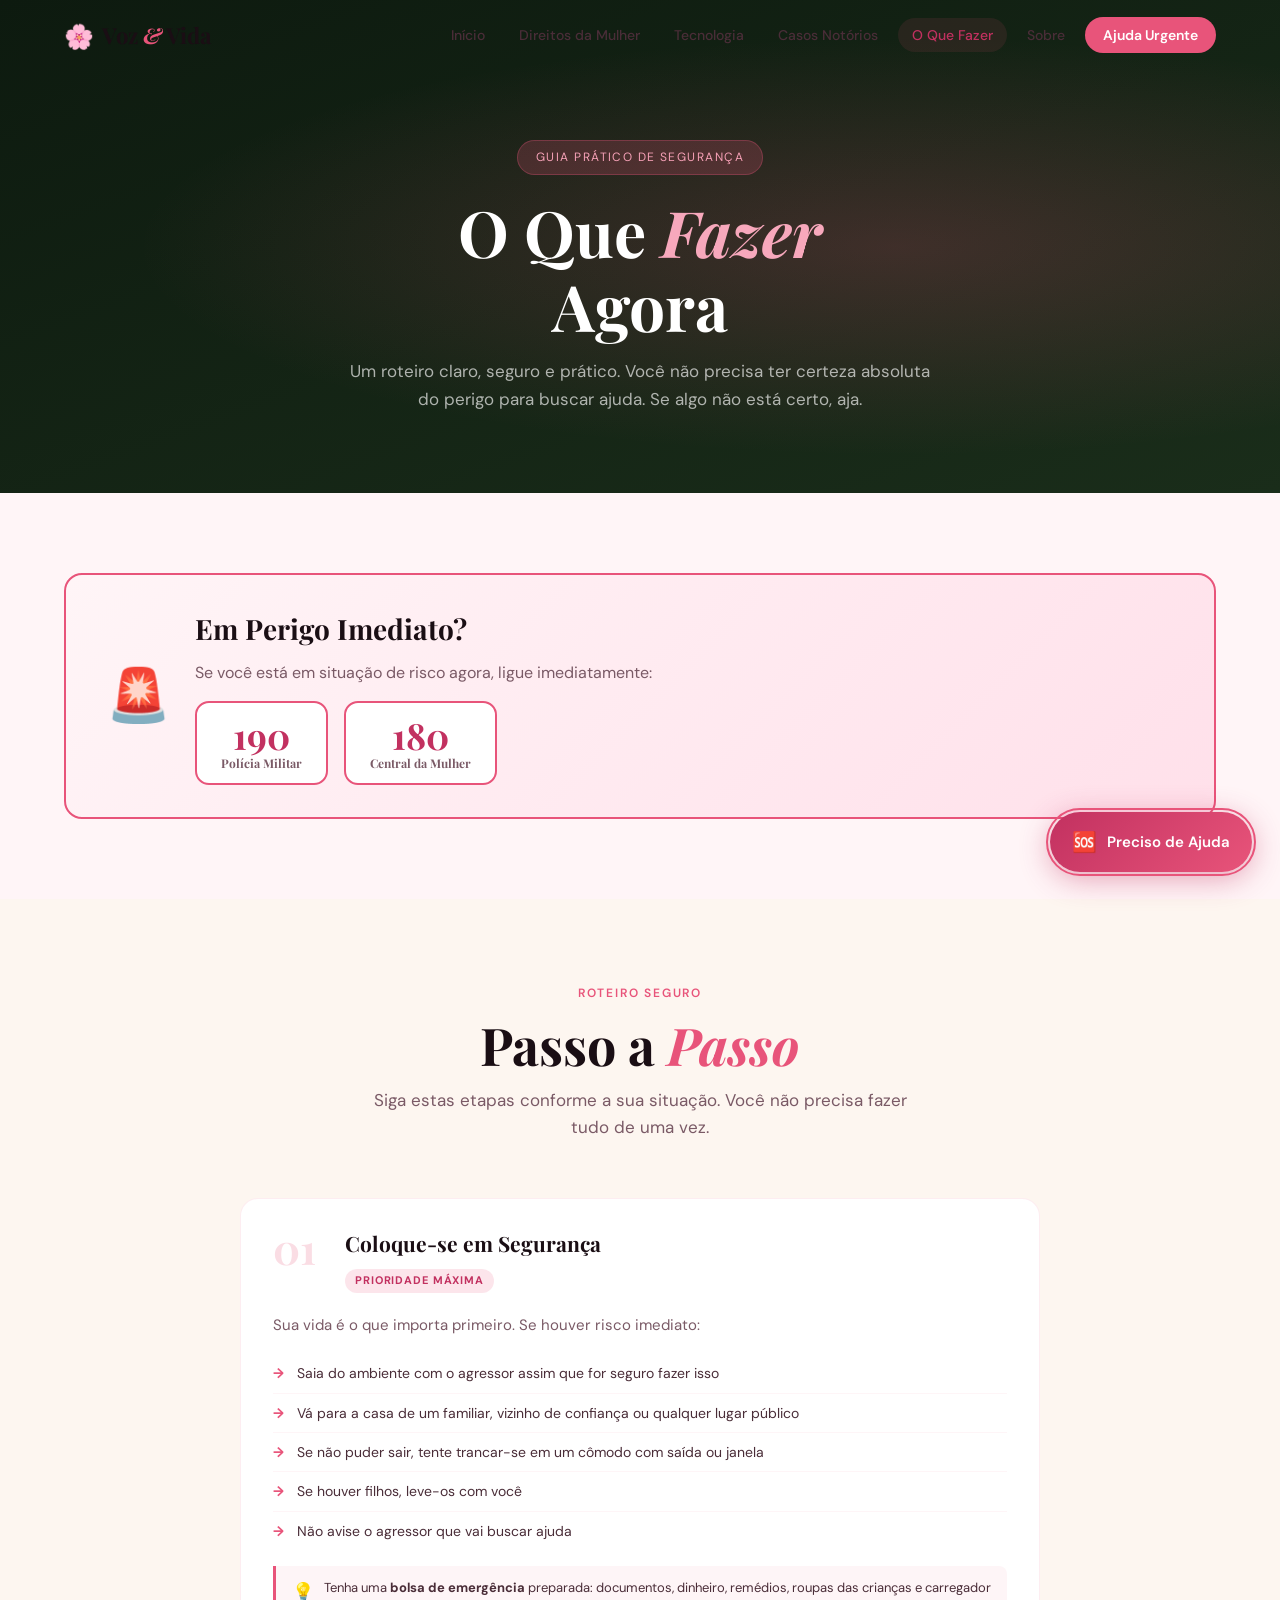
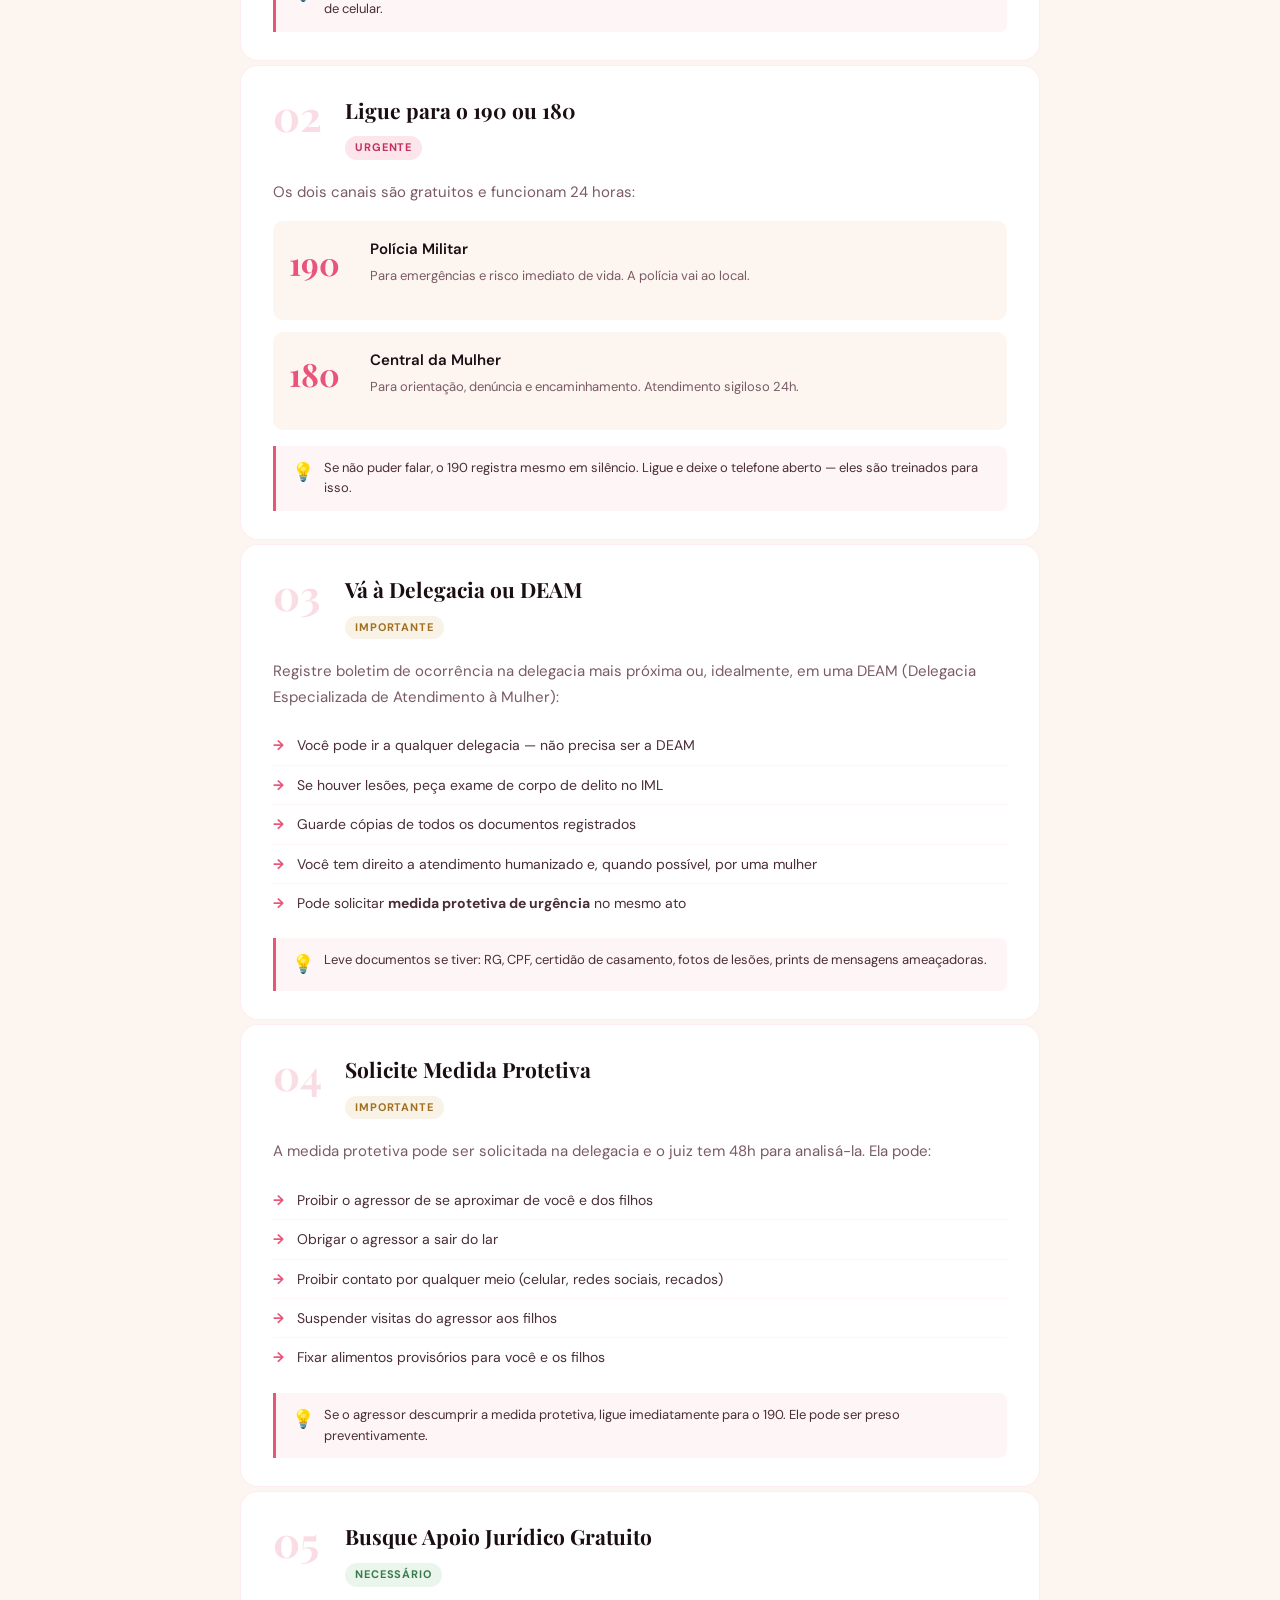
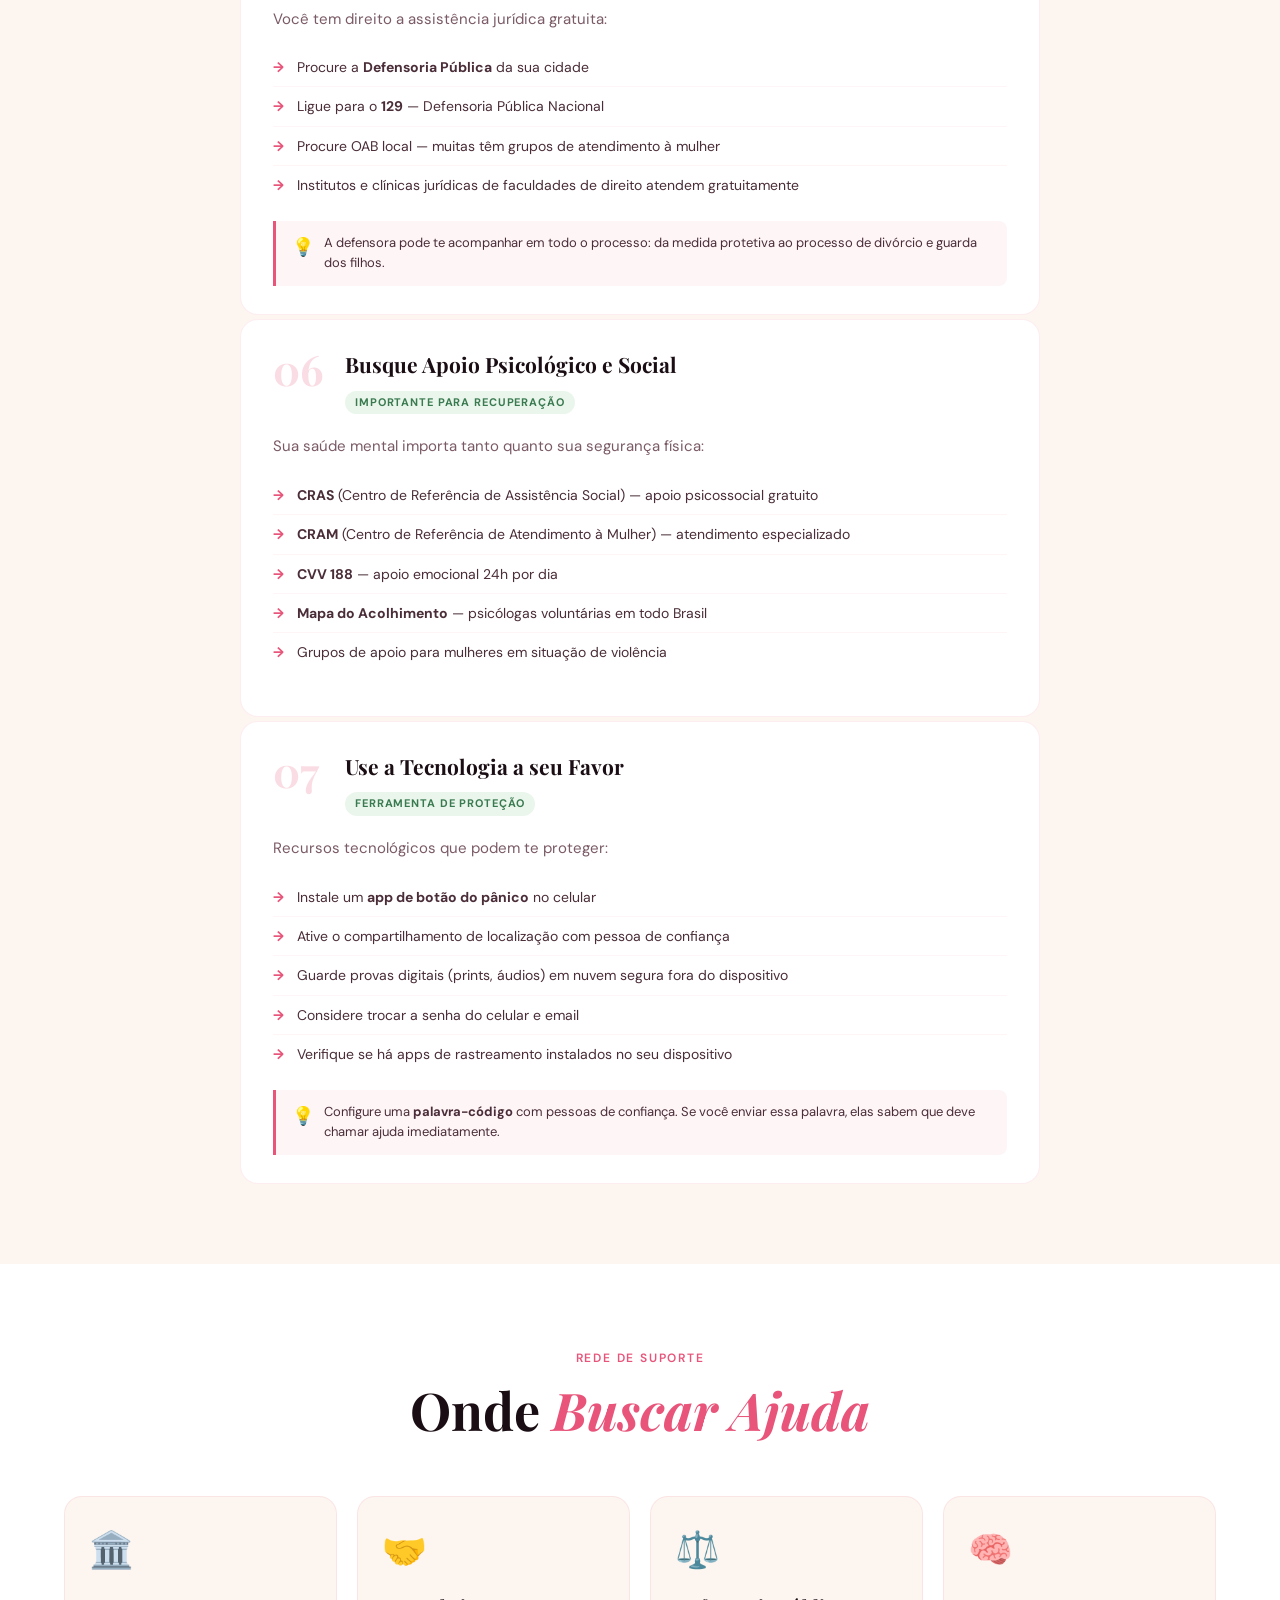
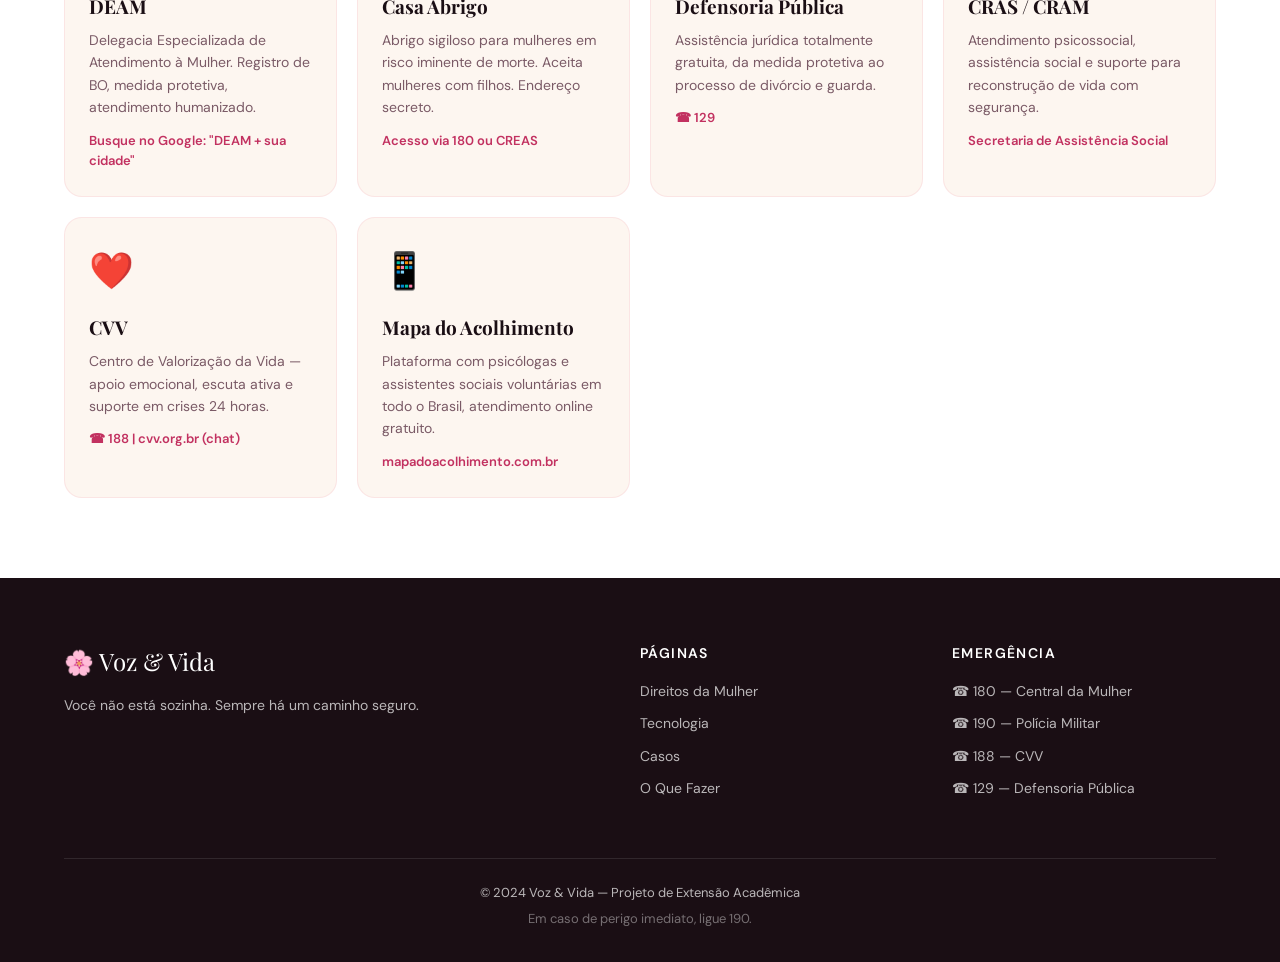
<file: passos.html>
<!DOCTYPE html>
<html lang="pt-BR">
<head>
  <meta charset="UTF-8"/>
  <meta name="viewport" content="width=device-width, initial-scale=1.0"/>
  <title>O Que Fazer — Voz & Vida</title>
  <link rel="stylesheet" href="style.css"/>
  <link rel="stylesheet" href="pages.css"/>
  <link href="https://fonts.googleapis.com/css2?family=Playfair+Display:ital,wght@0,400;0,700;1,400&family=DM+Sans:wght@300;400;500;600&display=swap" rel="stylesheet">
</head>
<body>

  <a href="socorro.html" class="sos-btn">
    <span class="sos-pulse"></span><span class="sos-icon">🆘</span>
    <span class="sos-label">Preciso de Ajuda</span>
  </a>

  <nav class="navbar" id="navbar">
    <div class="nav-container">
      <a href="index.html" class="nav-logo"><span class="logo-icon">🌸</span><span>Voz <em>&</em> Vida</span></a>
      <button class="nav-toggle" id="navToggle"><span></span><span></span><span></span></button>
      <ul class="nav-links" id="navLinks">
        <li><a href="index.html">Início</a></li>
        <li><a href="direitos.html">Direitos da Mulher</a></li>
        <li><a href="tecnologia.html">Tecnologia</a></li>
        <li><a href="casos.html">Casos Notórios</a></li>
        <li><a href="passos.html" class="active">O Que Fazer</a></li>
        <li><a href="sobre.html">Sobre</a></li>
        <li><a href="socorro.html" class="nav-sos">Ajuda Urgente</a></li>
      </ul>
    </div>
  </nav>

  <section class="page-hero" style="background: linear-gradient(160deg, #0d1a0f, #1a2d1a);">
    <span class="page-hero-tag">Guia Prático de Segurança</span>
    <h1>O Que <em>Fazer</em><br>Agora</h1>
    <p>Um roteiro claro, seguro e prático. Você não precisa ter certeza absoluta do perigo para buscar ajuda. Se algo não está certo, aja.</p>
  </section>

  <!-- EMERGÊNCIA IMEDIATA -->
  <section class="content-section" style="background:#fff5f7;">
    <div class="container">
      <div class="emergency-banner">
        <div class="emerg-icon">🚨</div>
        <div class="emerg-content">
          <h2>Em Perigo Imediato?</h2>
          <p>Se você está em situação de risco agora, ligue imediatamente:</p>
          <div class="emerg-numbers">
            <a href="tel:190" class="emerg-num">190<span>Polícia Militar</span></a>
            <a href="tel:180" class="emerg-num">180<span>Central da Mulher</span></a>
          </div>
        </div>
      </div>
    </div>
  </section>

  <!-- PASSO A PASSO -->
  <section class="content-section">
    <div class="container">
      <div class="section-header centered">
        <span class="section-tag">Roteiro Seguro</span>
        <h2 class="section-title">Passo a <em>Passo</em></h2>
        <p class="section-sub">Siga estas etapas conforme a sua situação. Você não precisa fazer tudo de uma vez.</p>
      </div>

      <div class="steps-container">
        
        <div class="step-card" data-step="1">
          <div class="step-header">
            <div class="step-num">01</div>
            <div class="step-title-wrap">
              <h3>Coloque-se em Segurança</h3>
              <span class="step-priority urgent">Prioridade Máxima</span>
            </div>
          </div>
          <div class="step-body">
            <p>Sua vida é o que importa primeiro. Se houver risco imediato:</p>
            <ul class="step-list">
              <li>Saia do ambiente com o agressor assim que for seguro fazer isso</li>
              <li>Vá para a casa de um familiar, vizinho de confiança ou qualquer lugar público</li>
              <li>Se não puder sair, tente trancar-se em um cômodo com saída ou janela</li>
              <li>Se houver filhos, leve-os com você</li>
              <li>Não avise o agressor que vai buscar ajuda</li>
            </ul>
            <div class="step-tip">
              <span>💡</span>
              <span>Tenha uma <strong>bolsa de emergência</strong> preparada: documentos, dinheiro, remédios, roupas das crianças e carregador de celular.</span>
            </div>
          </div>
        </div>

        <div class="step-card" data-step="2">
          <div class="step-header">
            <div class="step-num">02</div>
            <div class="step-title-wrap">
              <h3>Ligue para o 190 ou 180</h3>
              <span class="step-priority urgent">Urgente</span>
            </div>
          </div>
          <div class="step-body">
            <p>Os dois canais são gratuitos e funcionam 24 horas:</p>
            <div class="step-channels">
              <div class="sc-item">
                <div class="sc-num">190</div>
                <div>
                  <h4>Polícia Militar</h4>
                  <p>Para emergências e risco imediato de vida. A polícia vai ao local.</p>
                </div>
              </div>
              <div class="sc-item">
                <div class="sc-num">180</div>
                <div>
                  <h4>Central da Mulher</h4>
                  <p>Para orientação, denúncia e encaminhamento. Atendimento sigiloso 24h.</p>
                </div>
              </div>
            </div>
            <div class="step-tip">
              <span>💡</span>
              <span>Se não puder falar, o 190 registra mesmo em silêncio. Ligue e deixe o telefone aberto — eles são treinados para isso.</span>
            </div>
          </div>
        </div>

        <div class="step-card" data-step="3">
          <div class="step-header">
            <div class="step-num">03</div>
            <div class="step-title-wrap">
              <h3>Vá à Delegacia ou DEAM</h3>
              <span class="step-priority important">Importante</span>
            </div>
          </div>
          <div class="step-body">
            <p>Registre boletim de ocorrência na delegacia mais próxima ou, idealmente, em uma DEAM (Delegacia Especializada de Atendimento à Mulher):</p>
            <ul class="step-list">
              <li>Você pode ir a qualquer delegacia — não precisa ser a DEAM</li>
              <li>Se houver lesões, peça exame de corpo de delito no IML</li>
              <li>Guarde cópias de todos os documentos registrados</li>
              <li>Você tem direito a atendimento humanizado e, quando possível, por uma mulher</li>
              <li>Pode solicitar <strong>medida protetiva de urgência</strong> no mesmo ato</li>
            </ul>
            <div class="step-tip">
              <span>💡</span>
              <span>Leve documentos se tiver: RG, CPF, certidão de casamento, fotos de lesões, prints de mensagens ameaçadoras.</span>
            </div>
          </div>
        </div>

        <div class="step-card" data-step="4">
          <div class="step-header">
            <div class="step-num">04</div>
            <div class="step-title-wrap">
              <h3>Solicite Medida Protetiva</h3>
              <span class="step-priority important">Importante</span>
            </div>
          </div>
          <div class="step-body">
            <p>A medida protetiva pode ser solicitada na delegacia e o juiz tem 48h para analisá-la. Ela pode:</p>
            <ul class="step-list">
              <li>Proibir o agressor de se aproximar de você e dos filhos</li>
              <li>Obrigar o agressor a sair do lar</li>
              <li>Proibir contato por qualquer meio (celular, redes sociais, recados)</li>
              <li>Suspender visitas do agressor aos filhos</li>
              <li>Fixar alimentos provisórios para você e os filhos</li>
            </ul>
            <div class="step-tip">
              <span>💡</span>
              <span>Se o agressor descumprir a medida protetiva, ligue imediatamente para o 190. Ele pode ser preso preventivamente.</span>
            </div>
          </div>
        </div>

        <div class="step-card" data-step="5">
          <div class="step-header">
            <div class="step-num">05</div>
            <div class="step-title-wrap">
              <h3>Busque Apoio Jurídico Gratuito</h3>
              <span class="step-priority moderate">Necessário</span>
            </div>
          </div>
          <div class="step-body">
            <p>Você tem direito a assistência jurídica gratuita:</p>
            <ul class="step-list">
              <li>Procure a <strong>Defensoria Pública</strong> da sua cidade</li>
              <li>Ligue para o <strong>129</strong> — Defensoria Pública Nacional</li>
              <li>Procure OAB local — muitas têm grupos de atendimento à mulher</li>
              <li>Institutos e clínicas jurídicas de faculdades de direito atendem gratuitamente</li>
            </ul>
            <div class="step-tip">
              <span>💡</span>
              <span>A defensora pode te acompanhar em todo o processo: da medida protetiva ao processo de divórcio e guarda dos filhos.</span>
            </div>
          </div>
        </div>

        <div class="step-card" data-step="6">
          <div class="step-header">
            <div class="step-num">06</div>
            <div class="step-title-wrap">
              <h3>Busque Apoio Psicológico e Social</h3>
              <span class="step-priority moderate">Importante para recuperação</span>
            </div>
          </div>
          <div class="step-body">
            <p>Sua saúde mental importa tanto quanto sua segurança física:</p>
            <ul class="step-list">
              <li><strong>CRAS</strong> (Centro de Referência de Assistência Social) — apoio psicossocial gratuito</li>
              <li><strong>CRAM</strong> (Centro de Referência de Atendimento à Mulher) — atendimento especializado</li>
              <li><strong>CVV 188</strong> — apoio emocional 24h por dia</li>
              <li><strong>Mapa do Acolhimento</strong> — psicólogas voluntárias em todo Brasil</li>
              <li>Grupos de apoio para mulheres em situação de violência</li>
            </ul>
          </div>
        </div>

        <div class="step-card" data-step="7">
          <div class="step-header">
            <div class="step-num">07</div>
            <div class="step-title-wrap">
              <h3>Use a Tecnologia a seu Favor</h3>
              <span class="step-priority moderate">Ferramenta de Proteção</span>
            </div>
          </div>
          <div class="step-body">
            <p>Recursos tecnológicos que podem te proteger:</p>
            <ul class="step-list">
              <li>Instale um <strong>app de botão do pânico</strong> no celular</li>
              <li>Ative o compartilhamento de localização com pessoa de confiança</li>
              <li>Guarde provas digitais (prints, áudios) em nuvem segura fora do dispositivo</li>
              <li>Considere trocar a senha do celular e email</li>
              <li>Verifique se há apps de rastreamento instalados no seu dispositivo</li>
            </ul>
            <div class="step-tip">
              <span>💡</span>
              <span>Configure uma <strong>palavra-código</strong> com pessoas de confiança. Se você enviar essa palavra, elas sabem que deve chamar ajuda imediatamente.</span>
            </div>
          </div>
        </div>

      </div>
    </div>
  </section>

  <!-- REDE DE APOIO -->
  <section class="content-section" style="background:var(--white)">
    <div class="container">
      <div class="section-header centered">
        <span class="section-tag">Rede de Suporte</span>
        <h2 class="section-title">Onde <em>Buscar Ajuda</em></h2>
      </div>
      <div class="support-grid">
        <div class="support-card">
          <div class="sup-icon">🏛️</div>
          <h4>DEAM</h4>
          <p>Delegacia Especializada de Atendimento à Mulher. Registro de BO, medida protetiva, atendimento humanizado.</p>
          <div class="sup-contact">Busque no Google: "DEAM + sua cidade"</div>
        </div>
        <div class="support-card">
          <div class="sup-icon">🤝</div>
          <h4>Casa Abrigo</h4>
          <p>Abrigo sigiloso para mulheres em risco iminente de morte. Aceita mulheres com filhos. Endereço secreto.</p>
          <div class="sup-contact">Acesso via 180 ou CREAS</div>
        </div>
        <div class="support-card">
          <div class="sup-icon">⚖️</div>
          <h4>Defensoria Pública</h4>
          <p>Assistência jurídica totalmente gratuita, da medida protetiva ao processo de divórcio e guarda.</p>
          <div class="sup-contact">☎ 129</div>
        </div>
        <div class="support-card">
          <div class="sup-icon">🧠</div>
          <h4>CRAS / CRAM</h4>
          <p>Atendimento psicossocial, assistência social e suporte para reconstrução de vida com segurança.</p>
          <div class="sup-contact">Secretaria de Assistência Social</div>
        </div>
        <div class="support-card">
          <div class="sup-icon">❤️</div>
          <h4>CVV</h4>
          <p>Centro de Valorização da Vida — apoio emocional, escuta ativa e suporte em crises 24 horas.</p>
          <div class="sup-contact">☎ 188 | cvv.org.br (chat)</div>
        </div>
        <div class="support-card">
          <div class="sup-icon">📱</div>
          <h4>Mapa do Acolhimento</h4>
          <p>Plataforma com psicólogas e assistentes sociais voluntárias em todo o Brasil, atendimento online gratuito.</p>
          <div class="sup-contact">mapadoacolhimento.com.br</div>
        </div>
      </div>
    </div>
  </section>

  <footer class="footer">
    <div class="container">
      <div class="footer-top">
        <div class="footer-brand">
          <div class="footer-logo">🌸 Voz & Vida</div>
          <p>Você não está sozinha. Sempre há um caminho seguro.</p>
        </div>
        <div class="footer-links-col">
          <h5>Páginas</h5>
          <ul>
            <li><a href="direitos.html">Direitos da Mulher</a></li>
            <li><a href="tecnologia.html">Tecnologia</a></li>
            <li><a href="casos.html">Casos</a></li>
            <li><a href="passos.html">O Que Fazer</a></li>
          </ul>
        </div>
        <div class="footer-links-col">
          <h5>Emergência</h5>
          <ul>
            <li>☎ 180 — Central da Mulher</li>
            <li>☎ 190 — Polícia Militar</li>
            <li>☎ 188 — CVV</li>
            <li>☎ 129 — Defensoria Pública</li>
          </ul>
        </div>
      </div>
      <div class="footer-bottom">
        <p>© 2024 Voz & Vida — Projeto de Extensão Acadêmica</p>
        <p class="footer-disclaimer">Em caso de perigo imediato, ligue 190.</p>
      </div>
    </div>
  </footer>

  <script src="main.js"></script>
</body>
</html>
</file>
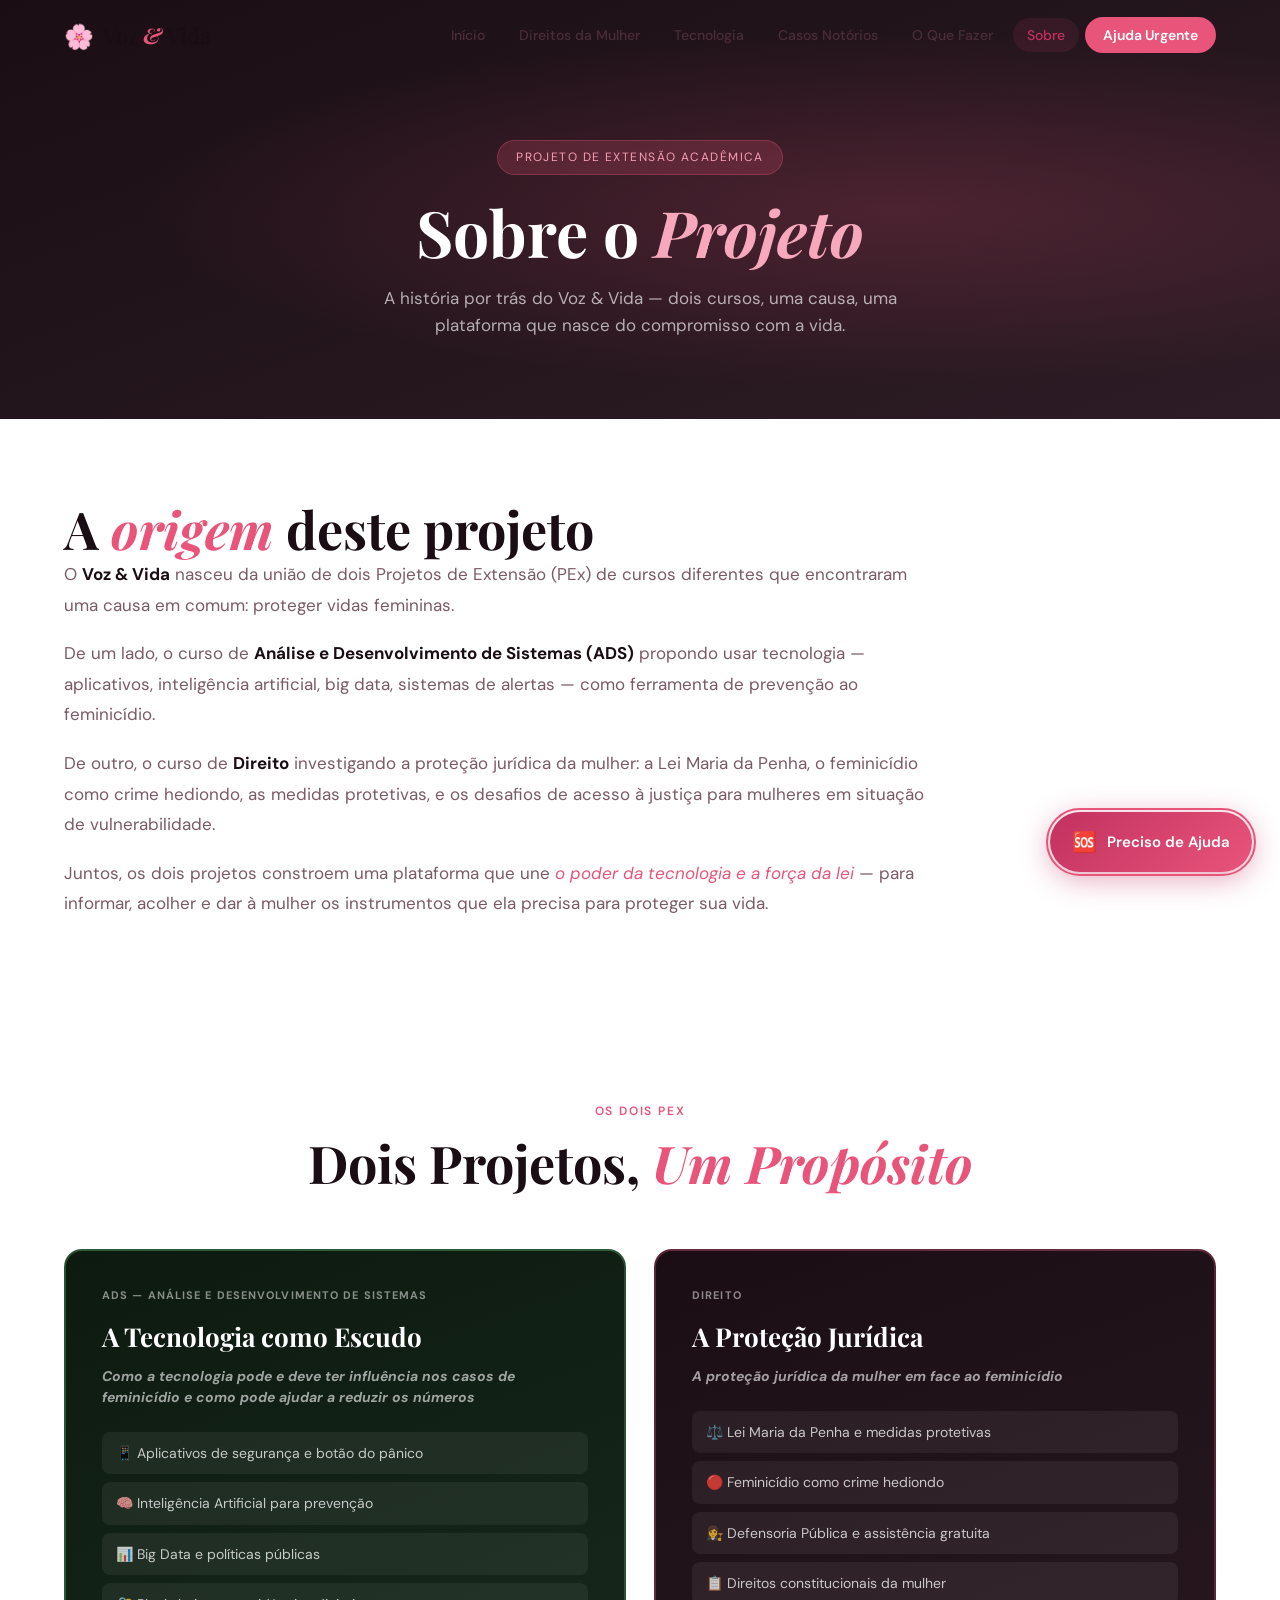
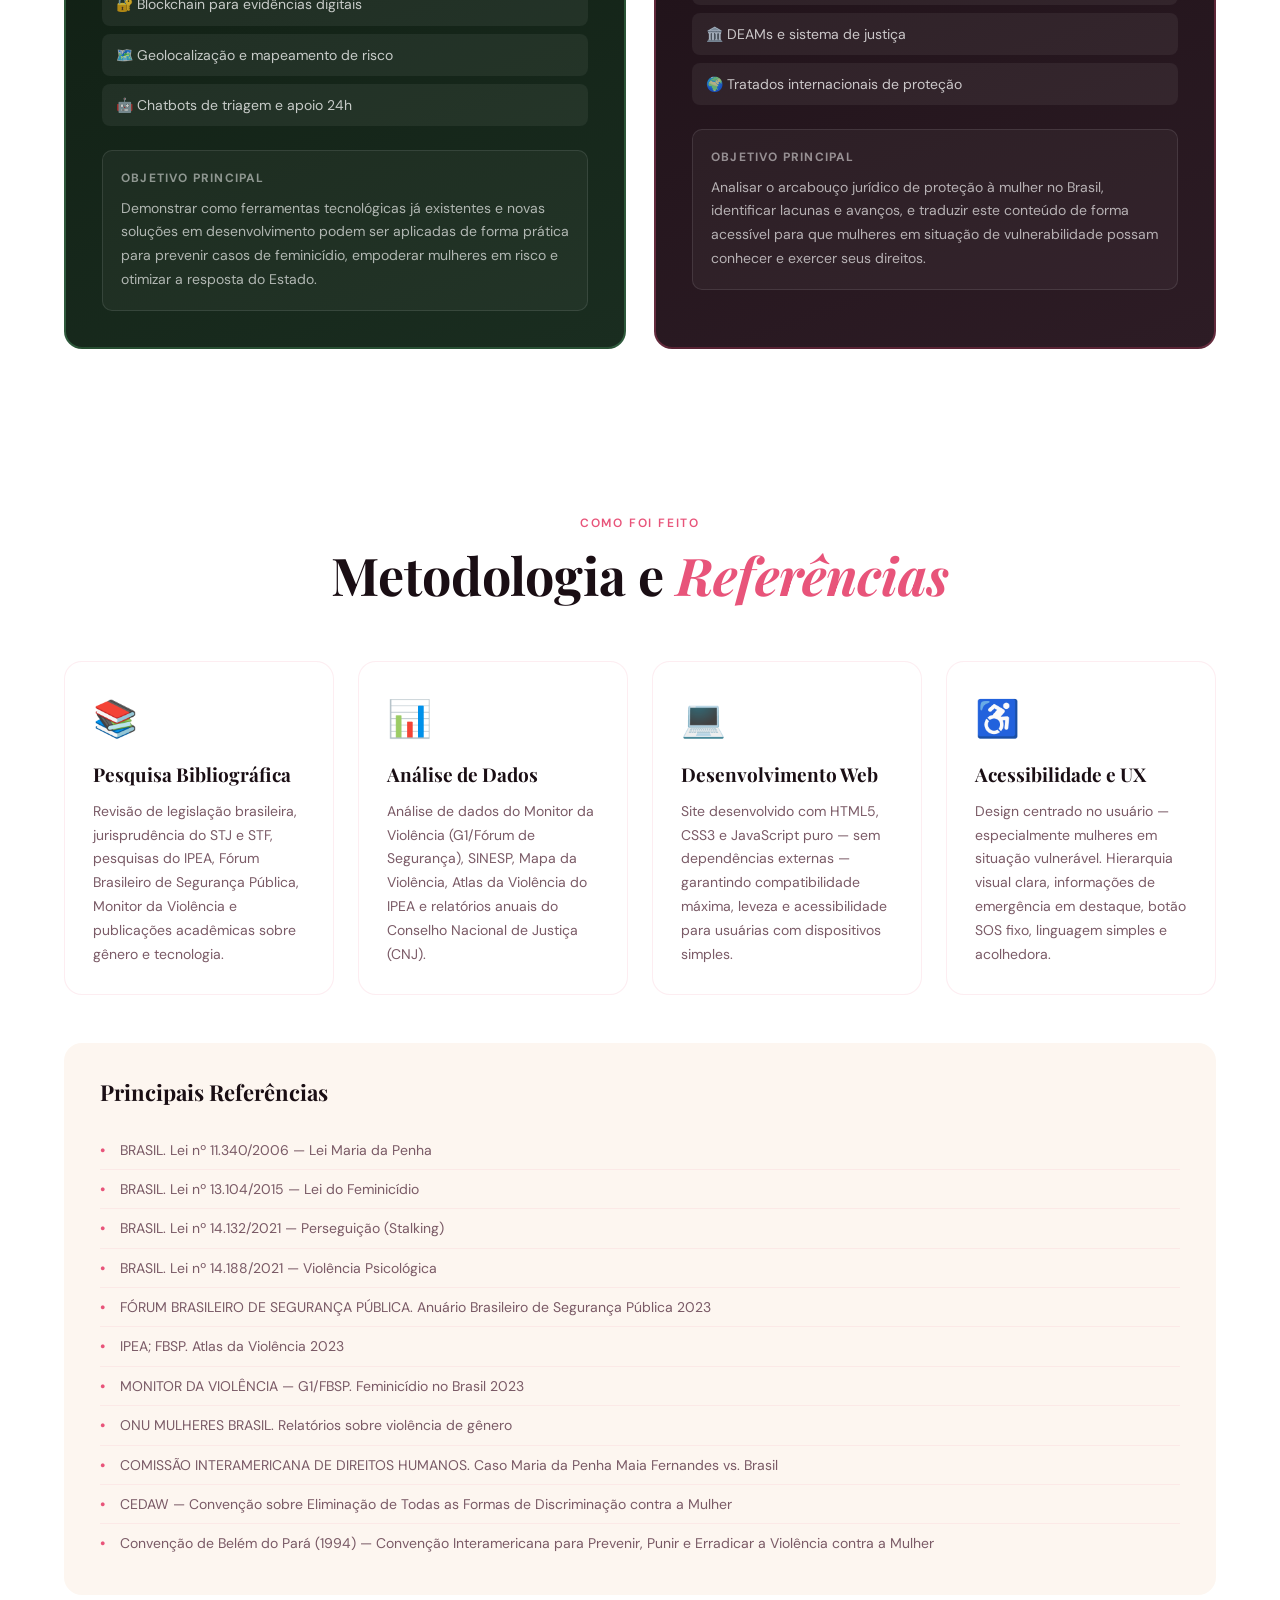
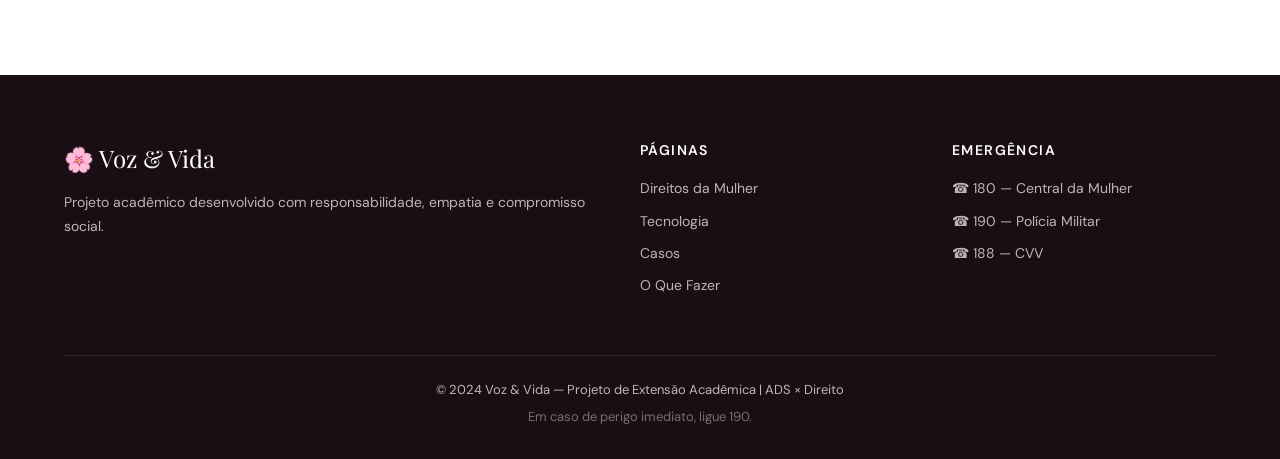
<file: sobre.html>
<!DOCTYPE html>
<html lang="pt-BR">
<head>
  <meta charset="UTF-8"/>
  <meta name="viewport" content="width=device-width, initial-scale=1.0"/>
  <title>Sobre o Projeto — Voz & Vida</title>
  <link rel="stylesheet" href="style.css"/>
  <link rel="stylesheet" href="pages.css"/>
  <link href="https://fonts.googleapis.com/css2?family=Playfair+Display:ital,wght@0,400;0,700;1,400&family=DM+Sans:wght@300;400;500;600&display=swap" rel="stylesheet">
</head>
<body>

  <a href="socorro.html" class="sos-btn">
    <span class="sos-pulse"></span><span class="sos-icon">🆘</span>
    <span class="sos-label">Preciso de Ajuda</span>
  </a>

  <nav class="navbar" id="navbar">
    <div class="nav-container">
      <a href="index.html" class="nav-logo"><span class="logo-icon">🌸</span><span>Voz <em>&</em> Vida</span></a>
      <button class="nav-toggle" id="navToggle"><span></span><span></span><span></span></button>
      <ul class="nav-links" id="navLinks">
        <li><a href="index.html">Início</a></li>
        <li><a href="direitos.html">Direitos da Mulher</a></li>
        <li><a href="tecnologia.html">Tecnologia</a></li>
        <li><a href="casos.html">Casos Notórios</a></li>
        <li><a href="passos.html">O Que Fazer</a></li>
        <li><a href="sobre.html" class="active">Sobre</a></li>
        <li><a href="socorro.html" class="nav-sos">Ajuda Urgente</a></li>
      </ul>
    </div>
  </nav>

  <section class="page-hero">
    <span class="page-hero-tag">Projeto de Extensão Acadêmica</span>
    <h1>Sobre o <em>Projeto</em></h1>
    <p>A história por trás do Voz & Vida — dois cursos, uma causa, uma plataforma que nasce do compromisso com a vida.</p>
  </section>

  <section class="content-section">
    <div class="container">
      <div class="about-intro">
        <h2 class="section-title">A <em>origem</em> deste projeto</h2>
        <div class="about-text-block">
          <p>O <strong>Voz & Vida</strong> nasceu da união de dois Projetos de Extensão (PEx) de cursos diferentes que encontraram uma causa em comum: proteger vidas femininas.</p>
          <p>De um lado, o curso de <strong>Análise e Desenvolvimento de Sistemas (ADS)</strong> propondo usar tecnologia — aplicativos, inteligência artificial, big data, sistemas de alertas — como ferramenta de prevenção ao feminicídio.</p>
          <p>De outro, o curso de <strong>Direito</strong> investigando a proteção jurídica da mulher: a Lei Maria da Penha, o feminicídio como crime hediondo, as medidas protetivas, e os desafios de acesso à justiça para mulheres em situação de vulnerabilidade.</p>
          <p>Juntos, os dois projetos constroem uma plataforma que une <em>o poder da tecnologia e a força da lei</em> — para informar, acolher e dar à mulher os instrumentos que ela precisa para proteger sua vida.</p>
        </div>
      </div>
    </div>
  </section>

  <section class="content-section" style="background:var(--white)">
    <div class="container">
      <div class="section-header centered">
        <span class="section-tag">Os Dois PEx</span>
        <h2 class="section-title">Dois Projetos, <em>Um Propósito</em></h2>
      </div>
      <div class="pex-grid">
        <div class="pex-card pex-ads">
          <div class="pex-tag">ADS — Análise e Desenvolvimento de Sistemas</div>
          <h3>A Tecnologia como Escudo</h3>
          <h4>Como a tecnologia pode e deve ter influência nos casos de feminicídio e como pode ajudar a reduzir os números</h4>
          <div class="pex-topics">
            <div class="pex-topic">📱 Aplicativos de segurança e botão do pânico</div>
            <div class="pex-topic">🧠 Inteligência Artificial para prevenção</div>
            <div class="pex-topic">📊 Big Data e políticas públicas</div>
            <div class="pex-topic">🔐 Blockchain para evidências digitais</div>
            <div class="pex-topic">🗺️ Geolocalização e mapeamento de risco</div>
            <div class="pex-topic">🤖 Chatbots de triagem e apoio 24h</div>
          </div>
          <div class="pex-obj">
            <h5>Objetivo Principal</h5>
            <p>Demonstrar como ferramentas tecnológicas já existentes e novas soluções em desenvolvimento podem ser aplicadas de forma prática para prevenir casos de feminicídio, empoderar mulheres em risco e otimizar a resposta do Estado.</p>
          </div>
        </div>

        <div class="pex-card pex-law">
          <div class="pex-tag">Direito</div>
          <h3>A Proteção Jurídica</h3>
          <h4>A proteção jurídica da mulher em face ao feminicídio</h4>
          <div class="pex-topics">
            <div class="pex-topic">⚖️ Lei Maria da Penha e medidas protetivas</div>
            <div class="pex-topic">🔴 Feminicídio como crime hediondo</div>
            <div class="pex-topic">👩‍⚖️ Defensoria Pública e assistência gratuita</div>
            <div class="pex-topic">📋 Direitos constitucionais da mulher</div>
            <div class="pex-topic">🏛️ DEAMs e sistema de justiça</div>
            <div class="pex-topic">🌍 Tratados internacionais de proteção</div>
          </div>
          <div class="pex-obj">
            <h5>Objetivo Principal</h5>
            <p>Analisar o arcabouço jurídico de proteção à mulher no Brasil, identificar lacunas e avanços, e traduzir este conteúdo de forma acessível para que mulheres em situação de vulnerabilidade possam conhecer e exercer seus direitos.</p>
          </div>
        </div>
      </div>
    </div>
  </section>

  <!-- METODOLOGIA -->
  <section class="content-section">
    <div class="container">
      <div class="section-header centered">
        <span class="section-tag">Como foi feito</span>
        <h2 class="section-title">Metodologia e <em>Referências</em></h2>
      </div>
      <div class="method-grid">
        <div class="method-item">
          <div class="m-icon">📚</div>
          <h4>Pesquisa Bibliográfica</h4>
          <p>Revisão de legislação brasileira, jurisprudência do STJ e STF, pesquisas do IPEA, Fórum Brasileiro de Segurança Pública, Monitor da Violência e publicações acadêmicas sobre gênero e tecnologia.</p>
        </div>
        <div class="method-item">
          <div class="m-icon">📊</div>
          <h4>Análise de Dados</h4>
          <p>Análise de dados do Monitor da Violência (G1/Fórum de Segurança), SINESP, Mapa da Violência, Atlas da Violência do IPEA e relatórios anuais do Conselho Nacional de Justiça (CNJ).</p>
        </div>
        <div class="method-item">
          <div class="m-icon">💻</div>
          <h4>Desenvolvimento Web</h4>
          <p>Site desenvolvido com HTML5, CSS3 e JavaScript puro — sem dependências externas — garantindo compatibilidade máxima, leveza e acessibilidade para usuárias com dispositivos simples.</p>
        </div>
        <div class="method-item">
          <div class="m-icon">♿</div>
          <h4>Acessibilidade e UX</h4>
          <p>Design centrado no usuário — especialmente mulheres em situação vulnerável. Hierarquia visual clara, informações de emergência em destaque, botão SOS fixo, linguagem simples e acolhedora.</p>
        </div>
      </div>

      <div class="references-block">
        <h3>Principais Referências</h3>
        <ul class="ref-list">
          <li>BRASIL. Lei nº 11.340/2006 — Lei Maria da Penha</li>
          <li>BRASIL. Lei nº 13.104/2015 — Lei do Feminicídio</li>
          <li>BRASIL. Lei nº 14.132/2021 — Perseguição (Stalking)</li>
          <li>BRASIL. Lei nº 14.188/2021 — Violência Psicológica</li>
          <li>FÓRUM BRASILEIRO DE SEGURANÇA PÚBLICA. Anuário Brasileiro de Segurança Pública 2023</li>
          <li>IPEA; FBSP. Atlas da Violência 2023</li>
          <li>MONITOR DA VIOLÊNCIA — G1/FBSP. Feminicídio no Brasil 2023</li>
          <li>ONU MULHERES BRASIL. Relatórios sobre violência de gênero</li>
          <li>COMISSÃO INTERAMERICANA DE DIREITOS HUMANOS. Caso Maria da Penha Maia Fernandes vs. Brasil</li>
          <li>CEDAW — Convenção sobre Eliminação de Todas as Formas de Discriminação contra a Mulher</li>
          <li>Convenção de Belém do Pará (1994) — Convenção Interamericana para Prevenir, Punir e Erradicar a Violência contra a Mulher</li>
        </ul>
      </div>
    </div>
  </section>

  <footer class="footer">
    <div class="container">
      <div class="footer-top">
        <div class="footer-brand">
          <div class="footer-logo">🌸 Voz & Vida</div>
          <p>Projeto acadêmico desenvolvido com responsabilidade, empatia e compromisso social.</p>
        </div>
        <div class="footer-links-col">
          <h5>Páginas</h5>
          <ul>
            <li><a href="direitos.html">Direitos da Mulher</a></li>
            <li><a href="tecnologia.html">Tecnologia</a></li>
            <li><a href="casos.html">Casos</a></li>
            <li><a href="passos.html">O Que Fazer</a></li>
          </ul>
        </div>
        <div class="footer-links-col">
          <h5>Emergência</h5>
          <ul>
            <li>☎ 180 — Central da Mulher</li>
            <li>☎ 190 — Polícia Militar</li>
            <li>☎ 188 — CVV</li>
          </ul>
        </div>
      </div>
      <div class="footer-bottom">
        <p>© 2024 Voz & Vida — Projeto de Extensão Acadêmica | ADS × Direito</p>
        <p class="footer-disclaimer">Em caso de perigo imediato, ligue 190.</p>
      </div>
    </div>
  </footer>

  <script src="main.js"></script>
</body>
</html>
</file>
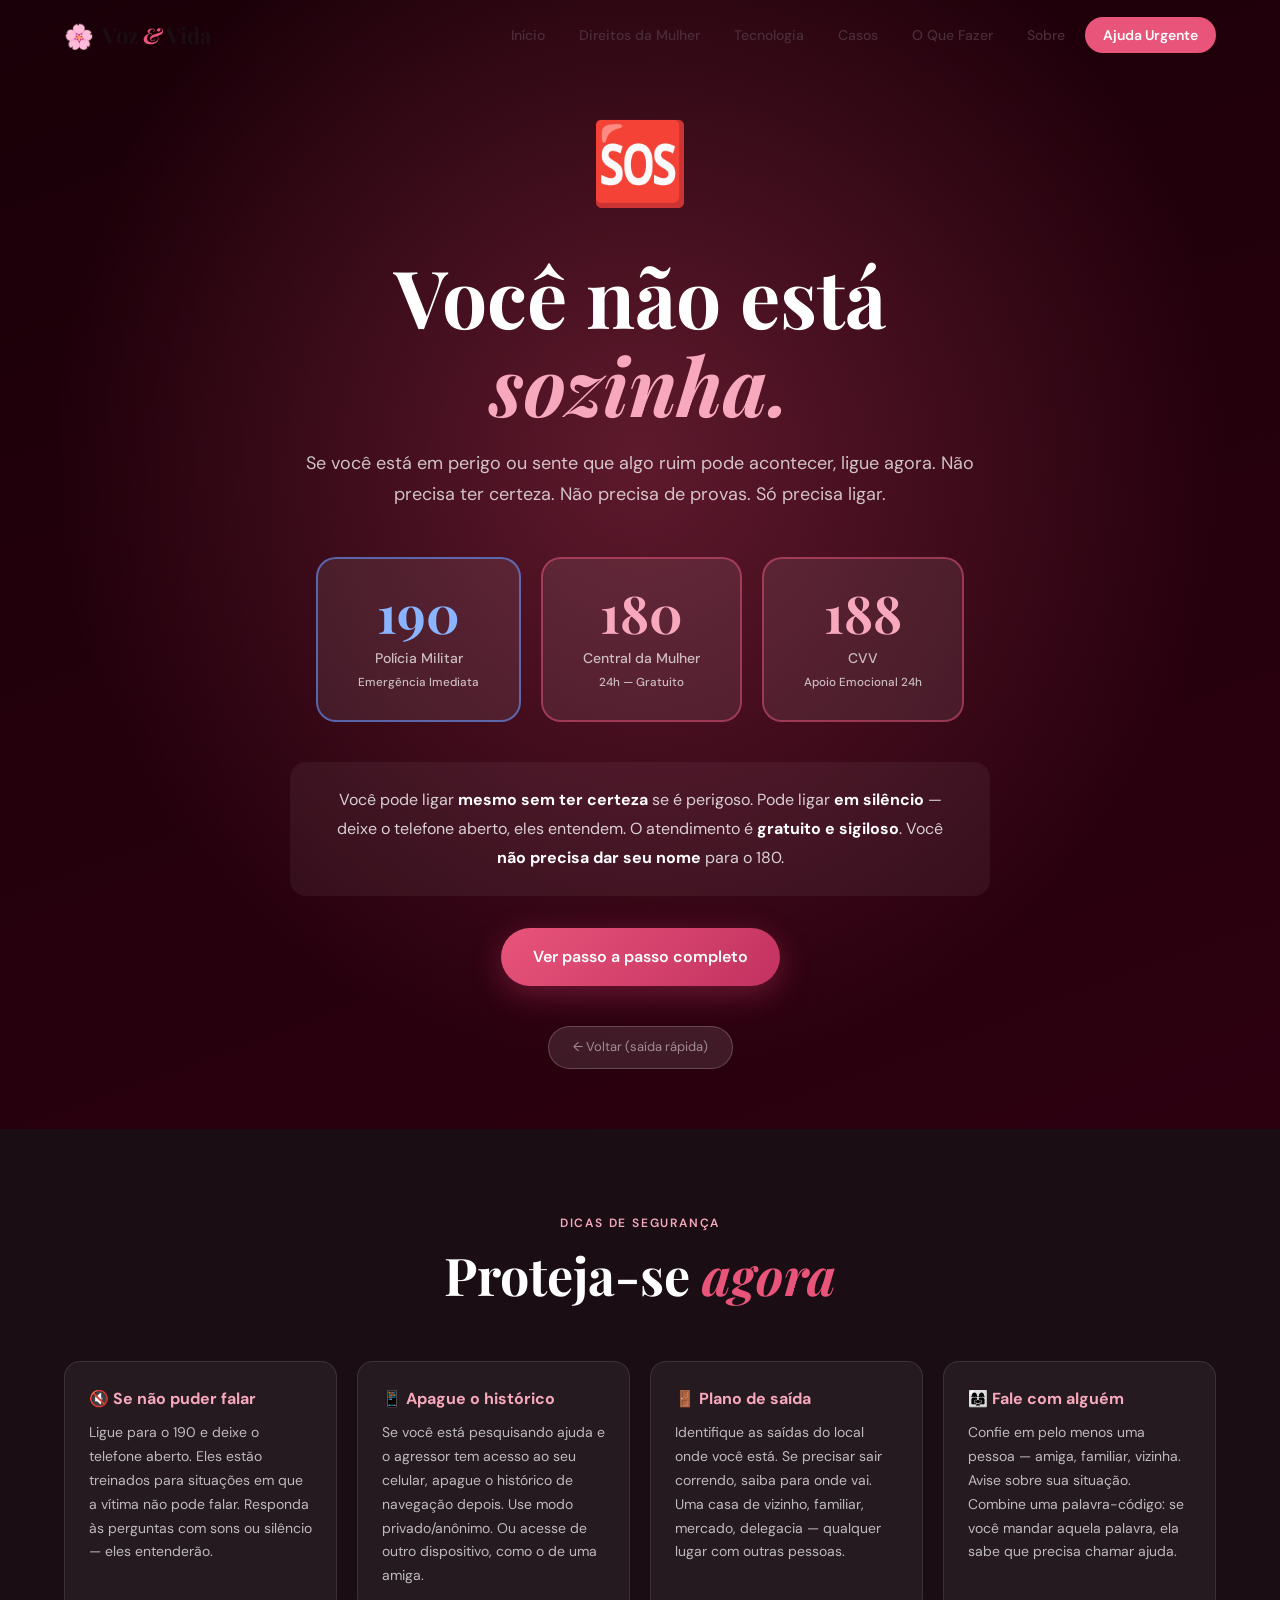
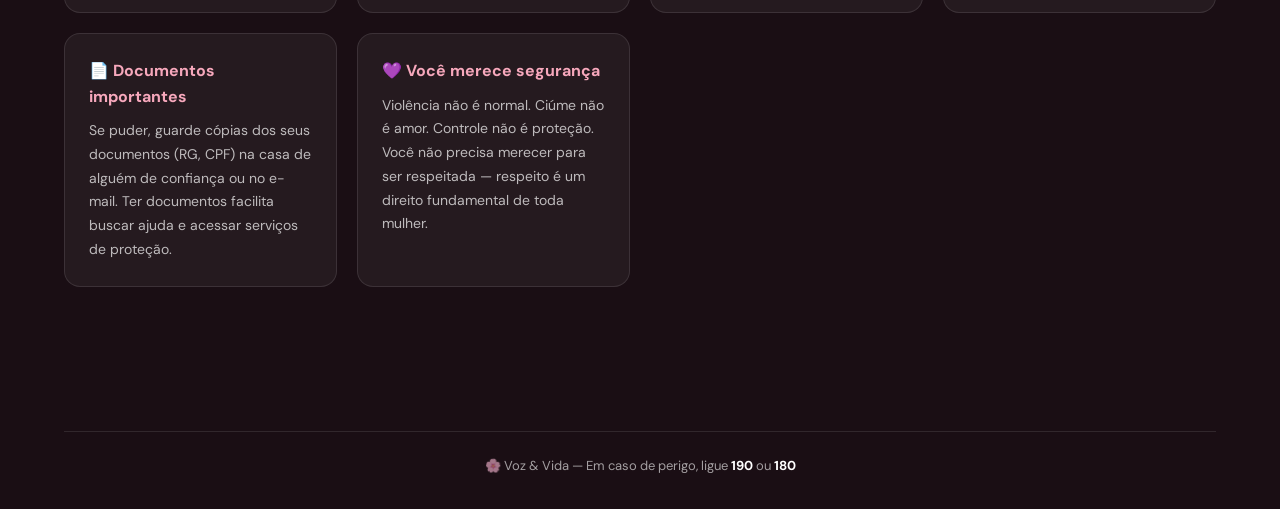
<file: socorro.html>
<!DOCTYPE html>
<html lang="pt-BR">
<head>
  <meta charset="UTF-8"/>
  <meta name="viewport" content="width=device-width, initial-scale=1.0"/>
  <title>Ajuda Urgente — Voz & Vida</title>
  <link rel="stylesheet" href="style.css"/>
  <link rel="stylesheet" href="pages.css"/>
  <link href="https://fonts.googleapis.com/css2?family=Playfair+Display:ital,wght@0,400;0,700;1,400&family=DM+Sans:wght@300;400;500;600&display=swap" rel="stylesheet">
  <style>
    .socorro-hero {
      background: linear-gradient(160deg, #1a0008, #2d0010);
      min-height: 100vh;
      display: flex;
      align-items: center;
      justify-content: center;
      text-align: center;
      padding: 100px 24px 60px;
      position: relative;
      overflow: hidden;
    }
    .socorro-hero::before {
      content:'';
      position:absolute;
      inset:0;
      background: radial-gradient(ellipse at 50% 40%, rgba(232,84,122,0.3), transparent 65%);
    }
    .socorro-content { position:relative; z-index:2; max-width:700px; margin:0 auto; }
    .socorro-emoji { font-size:80px; display:block; margin-bottom:24px; animation: pulse-big 1.5s ease-in-out infinite; }
    @keyframes pulse-big { 0%,100%{transform:scale(1)} 50%{transform:scale(1.15)} }
    .socorro-title { font-family: var(--font-display); font-size: clamp(42px,8vw,80px); color:white; line-height:1.1; margin-bottom:20px; }
    .socorro-title em { color: var(--rose-light); }
    .socorro-desc { font-size:18px; color:rgba(255,255,255,0.75); margin-bottom:48px; line-height:1.7; }
    .big-numbers { display:flex; gap:20px; justify-content:center; flex-wrap:wrap; margin-bottom:40px; }
    .big-num-btn {
      display:flex; flex-direction:column; align-items:center;
      background: rgba(255,255,255,0.08);
      border: 2px solid rgba(232,84,122,0.5);
      border-radius:20px;
      padding: 28px 40px;
      color: white;
      transition: var(--transition);
      min-width: 160px;
      text-decoration:none;
    }
    .big-num-btn:hover { background: rgba(232,84,122,0.2); border-color:var(--rose); transform:translateY(-4px) scale(1.03); }
    .big-num-btn.police { border-color:rgba(100,150,255,0.6); }
    .big-num-btn.police:hover { background:rgba(100,150,255,0.15); border-color:rgba(100,150,255,1); }
    .num-digit { font-family: var(--font-display); font-size:52px; font-weight:700; color:var(--rose-light); line-height:1; }
    .big-num-btn.police .num-digit { color:#8ab4ff; }
    .num-name { font-size:14px; color:rgba(255,255,255,0.7); margin-top:8px; font-weight:500; }
    .socorro-reassure {
      background: rgba(255,255,255,0.05);
      border-radius:16px;
      padding:24px 32px;
      margin-bottom:32px;
    }
    .socorro-reassure p { color:rgba(255,255,255,0.8); font-size:16px; line-height:1.8; }
    .socorro-reassure strong { color:white; }
    .exit-btn {
      display:inline-block;
      background: rgba(255,255,255,0.1);
      border:1px solid rgba(255,255,255,0.2);
      color:rgba(255,255,255,0.5);
      padding:10px 24px;
      border-radius:30px;
      font-size:13px;
      transition:var(--transition);
      margin-top:24px;
    }
    .exit-btn:hover { background:rgba(255,255,255,0.15); color:white; }
    .below-fold { padding:80px 0; background:var(--dark); }
    .safety-tips { display:grid; grid-template-columns:repeat(auto-fit,minmax(260px,1fr)); gap:20px; margin-top:40px; }
    .safety-tip { background:rgba(255,255,255,0.05); border:1px solid rgba(255,255,255,0.1); border-radius:16px; padding:24px; }
    .safety-tip h4 { color:var(--rose-light); font-size:16px; margin-bottom:10px; }
    .safety-tip p { color:rgba(255,255,255,0.7); font-size:14px; line-height:1.7; }
  </style>
</head>
<body>

  <nav class="navbar scrolled" id="navbar">
    <div class="nav-container">
      <a href="index.html" class="nav-logo"><span class="logo-icon">🌸</span><span>Voz <em>&</em> Vida</span></a>
      <button class="nav-toggle" id="navToggle"><span></span><span></span><span></span></button>
      <ul class="nav-links" id="navLinks">
        <li><a href="index.html">Início</a></li>
        <li><a href="direitos.html">Direitos da Mulher</a></li>
        <li><a href="tecnologia.html">Tecnologia</a></li>
        <li><a href="casos.html">Casos</a></li>
        <li><a href="passos.html">O Que Fazer</a></li>
        <li><a href="sobre.html">Sobre</a></li>
        <li><a href="socorro.html" class="nav-sos">Ajuda Urgente</a></li>
      </ul>
    </div>
  </nav>

  <section class="socorro-hero">
    <div class="socorro-content">
      <span class="socorro-emoji">🆘</span>
      <h1 class="socorro-title">Você não está<br><em>sozinha.</em></h1>
      <p class="socorro-desc">Se você está em perigo ou sente que algo ruim pode acontecer, ligue agora. Não precisa ter certeza. Não precisa de provas. Só precisa ligar.</p>

      <div class="big-numbers">
        <a href="tel:190" class="big-num-btn police">
          <div class="num-digit">190</div>
          <div class="num-name">Polícia Militar<br><small>Emergência Imediata</small></div>
        </a>
        <a href="tel:180" class="big-num-btn">
          <div class="num-digit">180</div>
          <div class="num-name">Central da Mulher<br><small>24h — Gratuito</small></div>
        </a>
        <a href="tel:188" class="big-num-btn">
          <div class="num-digit">188</div>
          <div class="num-name">CVV<br><small>Apoio Emocional 24h</small></div>
        </a>
      </div>

      <div class="socorro-reassure">
        <p>
          Você pode ligar <strong>mesmo sem ter certeza</strong> se é perigoso. 
          Pode ligar <strong>em silêncio</strong> — deixe o telefone aberto, eles entendem.
          O atendimento é <strong>gratuito e sigiloso</strong>.
          Você <strong>não precisa dar seu nome</strong> para o 180.
        </p>
      </div>

      <a href="passos.html" class="btn-primary" style="display:inline-block; margin-bottom:16px;">Ver passo a passo completo</a>
      <br>
      <a href="javascript:history.back()" class="exit-btn">← Voltar (saída rápida)</a>
    </div>
  </section>

  <section class="below-fold">
    <div class="container">
      <div class="section-header centered">
        <span class="section-tag" style="color:var(--rose-light)">Dicas de Segurança</span>
        <h2 class="section-title" style="color:white">Proteja-se <em>agora</em></h2>
      </div>
      <div class="safety-tips">
        <div class="safety-tip">
          <h4>🔇 Se não puder falar</h4>
          <p>Ligue para o 190 e deixe o telefone aberto. Eles estão treinados para situações em que a vítima não pode falar. Responda às perguntas com sons ou silêncio — eles entenderão.</p>
        </div>
        <div class="safety-tip">
          <h4>📱 Apague o histórico</h4>
          <p>Se você está pesquisando ajuda e o agressor tem acesso ao seu celular, apague o histórico de navegação depois. Use modo privado/anônimo. Ou acesse de outro dispositivo, como o de uma amiga.</p>
        </div>
        <div class="safety-tip">
          <h4>🚪 Plano de saída</h4>
          <p>Identifique as saídas do local onde você está. Se precisar sair correndo, saiba para onde vai. Uma casa de vizinho, familiar, mercado, delegacia — qualquer lugar com outras pessoas.</p>
        </div>
        <div class="safety-tip">
          <h4>👩‍👩‍👧 Fale com alguém</h4>
          <p>Confie em pelo menos uma pessoa — amiga, familiar, vizinha. Avise sobre sua situação. Combine uma palavra-código: se você mandar aquela palavra, ela sabe que precisa chamar ajuda.</p>
        </div>
        <div class="safety-tip">
          <h4>📄 Documentos importantes</h4>
          <p>Se puder, guarde cópias dos seus documentos (RG, CPF) na casa de alguém de confiança ou no e-mail. Ter documentos facilita buscar ajuda e acessar serviços de proteção.</p>
        </div>
        <div class="safety-tip">
          <h4>💜 Você merece segurança</h4>
          <p>Violência não é normal. Ciúme não é amor. Controle não é proteção. Você não precisa merecer para ser respeitada — respeito é um direito fundamental de toda mulher.</p>
        </div>
      </div>
    </div>
  </section>

  <footer class="footer">
    <div class="container">
      <div class="footer-bottom" style="border-top:1px solid rgba(255,255,255,0.1); padding-top:24px; text-align:center;">
        <p style="color:rgba(255,255,255,0.6);">🌸 Voz & Vida — Em caso de perigo, ligue <strong style="color:white">190</strong> ou <strong style="color:white">180</strong></p>
      </div>
    </div>
  </footer>

  <script src="main.js"></script>
</body>
</html>
</file>
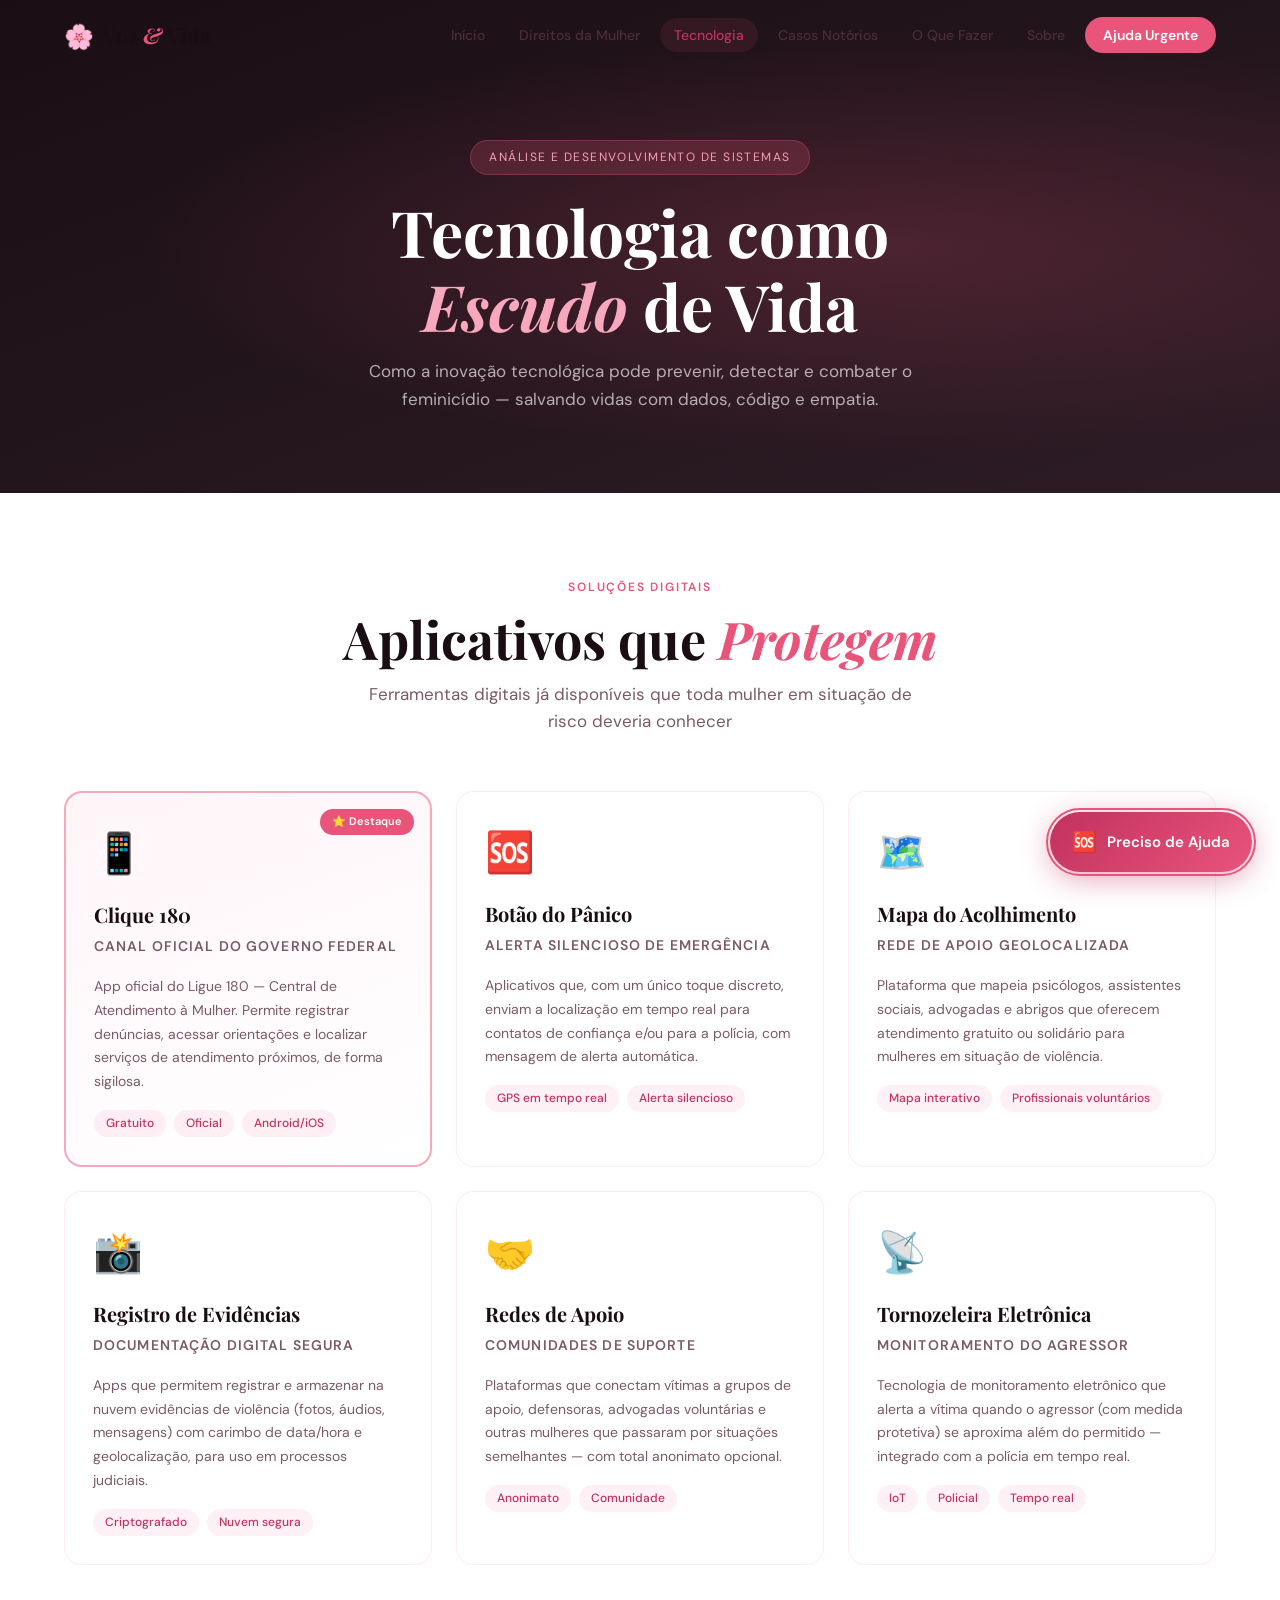
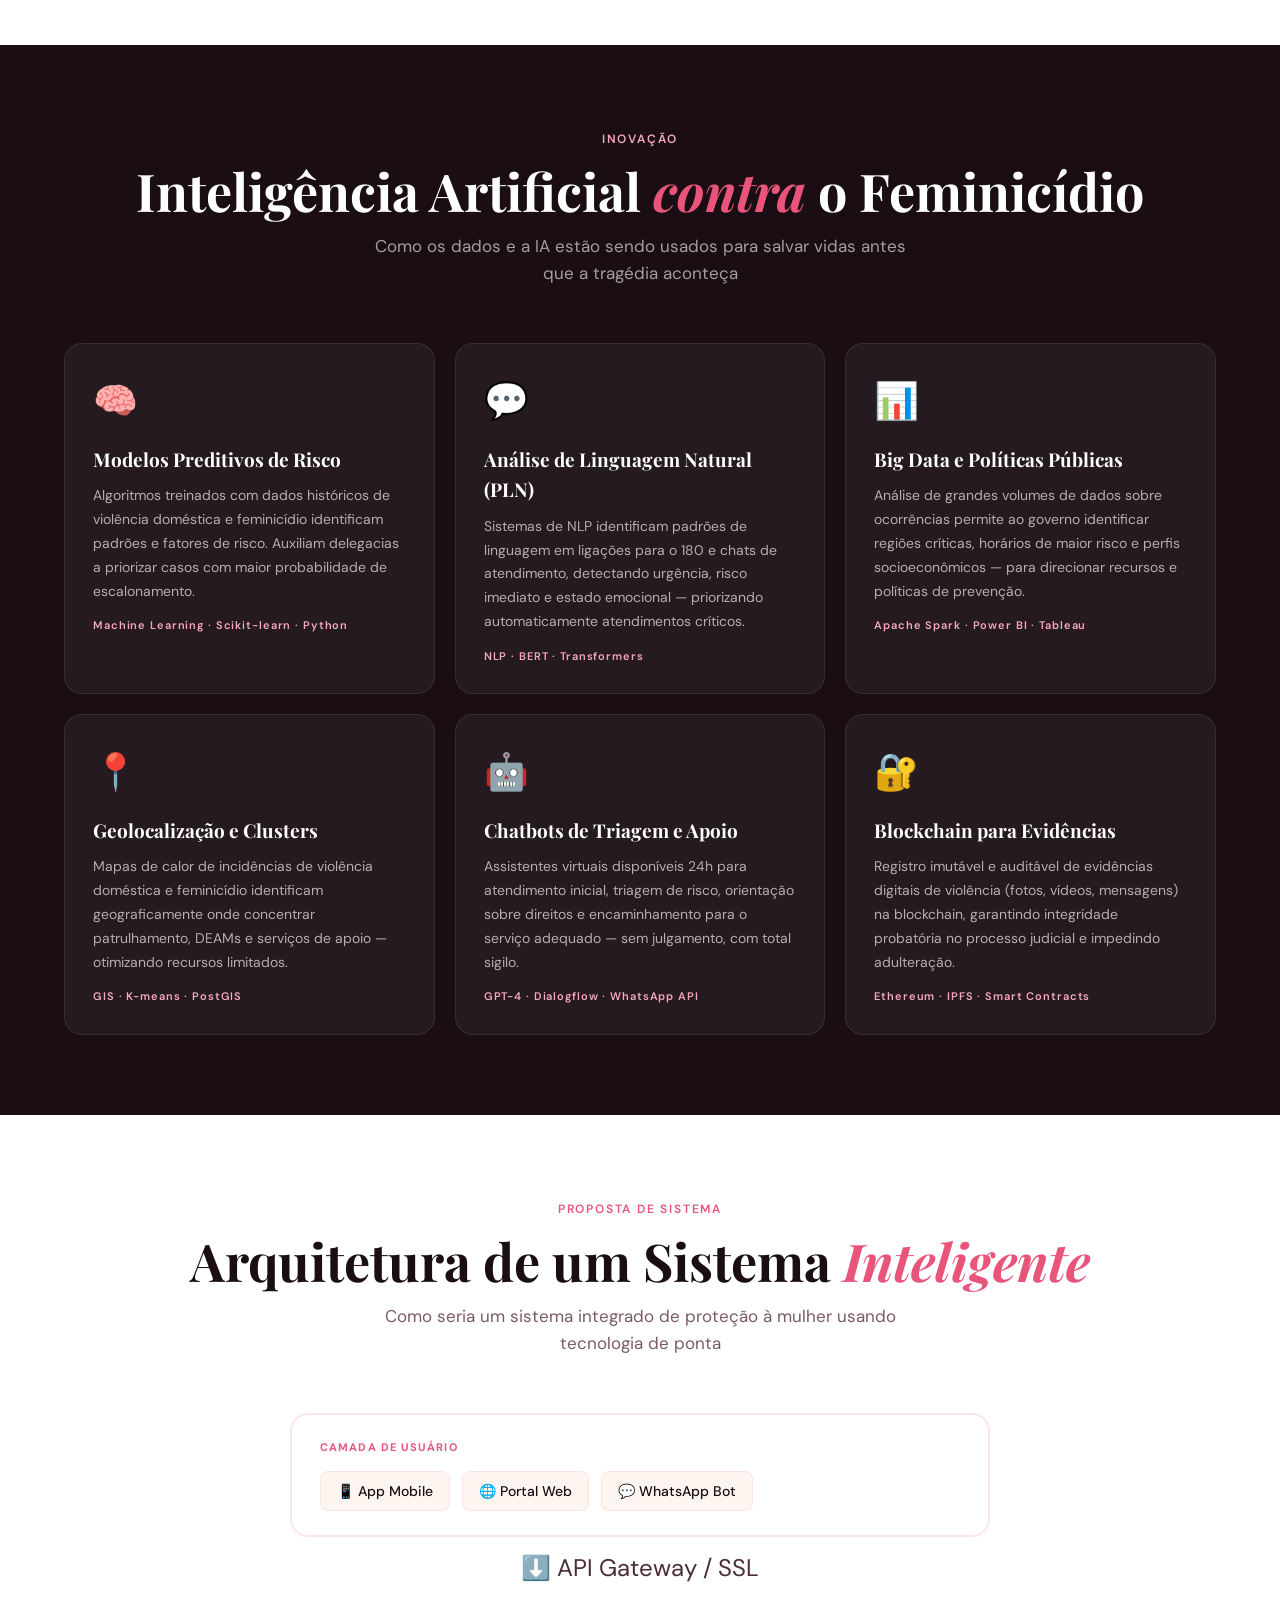
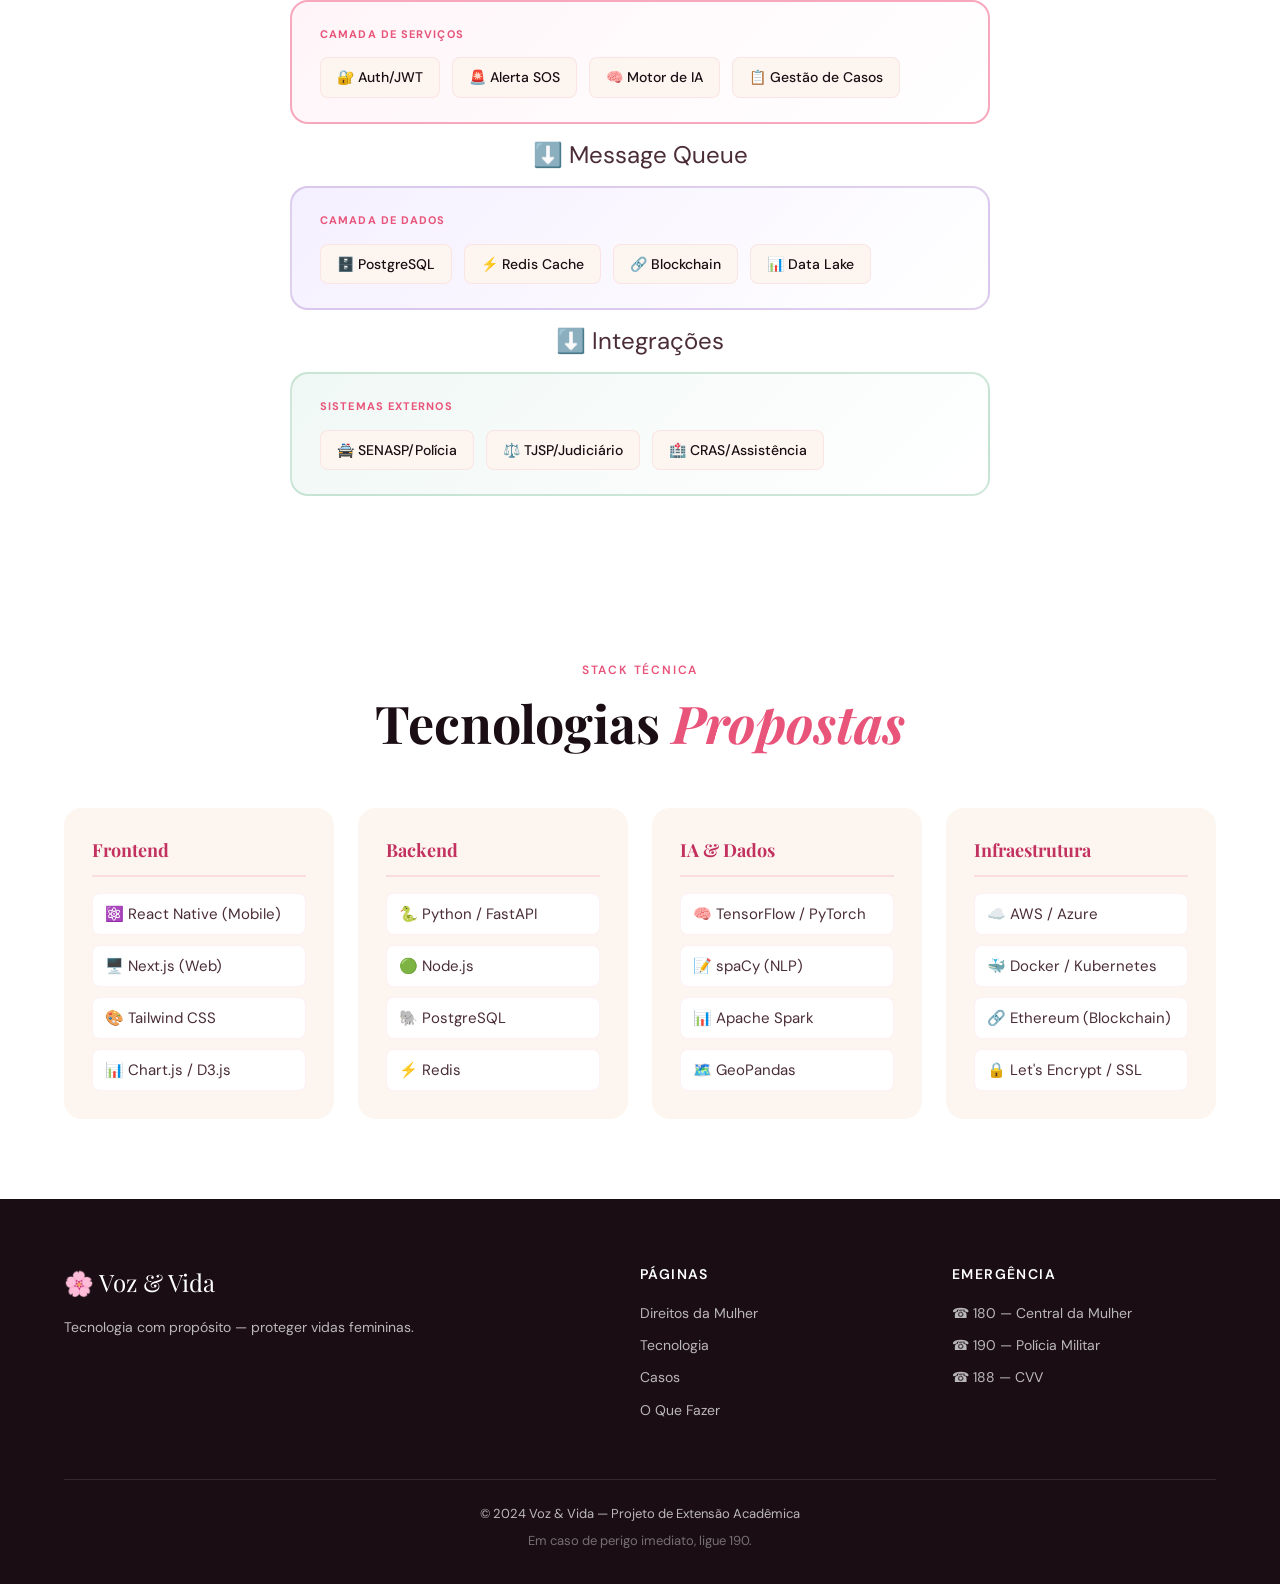
<file: tecnologia.html>
<!DOCTYPE html>
<html lang="pt-BR">
<head>
  <meta charset="UTF-8" />
  <meta name="viewport" content="width=device-width, initial-scale=1.0"/>
  <title>Tecnologia contra o Feminicídio — Voz & Vida</title>
  <link rel="stylesheet" href="style.css"/>
  <link rel="stylesheet" href="pages.css"/>
  <link href="https://fonts.googleapis.com/css2?family=Playfair+Display:ital,wght@0,400;0,700;1,400&family=DM+Sans:wght@300;400;500;600&display=swap" rel="stylesheet">
</head>
<body>

  <a href="socorro.html" class="sos-btn">
    <span class="sos-pulse"></span>
    <span class="sos-icon">🆘</span>
    <span class="sos-label">Preciso de Ajuda</span>
  </a>

  <nav class="navbar" id="navbar">
    <div class="nav-container">
      <a href="index.html" class="nav-logo"><span class="logo-icon">🌸</span><span>Voz <em>&</em> Vida</span></a>
      <button class="nav-toggle" id="navToggle"><span></span><span></span><span></span></button>
      <ul class="nav-links" id="navLinks">
        <li><a href="index.html">Início</a></li>
        <li><a href="direitos.html">Direitos da Mulher</a></li>
        <li><a href="tecnologia.html" class="active">Tecnologia</a></li>
        <li><a href="casos.html">Casos Notórios</a></li>
        <li><a href="passos.html">O Que Fazer</a></li>
        <li><a href="sobre.html">Sobre</a></li>
        <li><a href="socorro.html" class="nav-sos">Ajuda Urgente</a></li>
      </ul>
    </div>
  </nav>

  <section class="page-hero">
    <span class="page-hero-tag">Análise e Desenvolvimento de Sistemas</span>
    <h1>Tecnologia como<br><em>Escudo</em> de Vida</h1>
    <p>Como a inovação tecnológica pode prevenir, detectar e combater o feminicídio — salvando vidas com dados, código e empatia.</p>
  </section>

  <!-- APPS -->
  <section class="content-section" id="apps">
    <div class="container">
      <div class="section-header centered">
        <span class="section-tag">Soluções Digitais</span>
        <h2 class="section-title">Aplicativos que <em>Protegem</em></h2>
        <p class="section-sub">Ferramentas digitais já disponíveis que toda mulher em situação de risco deveria conhecer</p>
      </div>
      <div class="apps-grid">
        <div class="app-card featured">
          <div class="app-badge">⭐ Destaque</div>
          <div class="app-icon">📱</div>
          <h3>Clique 180</h3>
          <p class="app-sub">Canal Oficial do Governo Federal</p>
          <p>App oficial do Ligue 180 — Central de Atendimento à Mulher. Permite registrar denúncias, acessar orientações e localizar serviços de atendimento próximos, de forma sigilosa.</p>
          <div class="app-tags">
            <span>Gratuito</span><span>Oficial</span><span>Android/iOS</span>
          </div>
        </div>
        <div class="app-card">
          <div class="app-icon">🆘</div>
          <h3>Botão do Pânico</h3>
          <p class="app-sub">Alerta Silencioso de Emergência</p>
          <p>Aplicativos que, com um único toque discreto, enviam a localização em tempo real para contatos de confiança e/ou para a polícia, com mensagem de alerta automática.</p>
          <div class="app-tags">
            <span>GPS em tempo real</span><span>Alerta silencioso</span>
          </div>
        </div>
        <div class="app-card">
          <div class="app-icon">🗺️</div>
          <h3>Mapa do Acolhimento</h3>
          <p class="app-sub">Rede de Apoio Geolocalizada</p>
          <p>Plataforma que mapeia psicólogos, assistentes sociais, advogadas e abrigos que oferecem atendimento gratuito ou solidário para mulheres em situação de violência.</p>
          <div class="app-tags">
            <span>Mapa interativo</span><span>Profissionais voluntários</span>
          </div>
        </div>
        <div class="app-card">
          <div class="app-icon">📸</div>
          <h3>Registro de Evidências</h3>
          <p class="app-sub">Documentação Digital Segura</p>
          <p>Apps que permitem registrar e armazenar na nuvem evidências de violência (fotos, áudios, mensagens) com carimbo de data/hora e geolocalização, para uso em processos judiciais.</p>
          <div class="app-tags">
            <span>Criptografado</span><span>Nuvem segura</span>
          </div>
        </div>
        <div class="app-card">
          <div class="app-icon">🤝</div>
          <h3>Redes de Apoio</h3>
          <p class="app-sub">Comunidades de Suporte</p>
          <p>Plataformas que conectam vítimas a grupos de apoio, defensoras, advogadas voluntárias e outras mulheres que passaram por situações semelhantes — com total anonimato opcional.</p>
          <div class="app-tags">
            <span>Anonimato</span><span>Comunidade</span>
          </div>
        </div>
        <div class="app-card">
          <div class="app-icon">📡</div>
          <h3>Tornozeleira Eletrônica</h3>
          <p class="app-sub">Monitoramento do Agressor</p>
          <p>Tecnologia de monitoramento eletrônico que alerta a vítima quando o agressor (com medida protetiva) se aproxima além do permitido — integrado com a polícia em tempo real.</p>
          <div class="app-tags">
            <span>IoT</span><span>Policial</span><span>Tempo real</span>
          </div>
        </div>
      </div>
    </div>
  </section>

  <!-- IA E BIG DATA -->
  <section class="content-section" style="background:var(--dark)">
    <div class="container">
      <div class="section-header centered">
        <span class="section-tag" style="color:var(--rose-light)">Inovação</span>
        <h2 class="section-title" style="color:white">Inteligência Artificial <em>contra</em> o Feminicídio</h2>
        <p class="section-sub" style="color:rgba(255,255,255,0.6)">Como os dados e a IA estão sendo usados para salvar vidas antes que a tragédia aconteça</p>
      </div>
      <div class="ai-grid">
        <div class="ai-card">
          <div class="ai-icon">🧠</div>
          <h3>Modelos Preditivos de Risco</h3>
          <p>Algoritmos treinados com dados históricos de violência doméstica e feminicídio identificam padrões e fatores de risco. Auxiliam delegacias a priorizar casos com maior probabilidade de escalonamento.</p>
          <div class="ai-tech">Machine Learning · Scikit-learn · Python</div>
        </div>
        <div class="ai-card">
          <div class="ai-icon">💬</div>
          <h3>Análise de Linguagem Natural (PLN)</h3>
          <p>Sistemas de NLP identificam padrões de linguagem em ligações para o 180 e chats de atendimento, detectando urgência, risco imediato e estado emocional — priorizando automaticamente atendimentos críticos.</p>
          <div class="ai-tech">NLP · BERT · Transformers</div>
        </div>
        <div class="ai-card">
          <div class="ai-icon">📊</div>
          <h3>Big Data e Políticas Públicas</h3>
          <p>Análise de grandes volumes de dados sobre ocorrências permite ao governo identificar regiões críticas, horários de maior risco e perfis socioeconômicos — para direcionar recursos e políticas de prevenção.</p>
          <div class="ai-tech">Apache Spark · Power BI · Tableau</div>
        </div>
        <div class="ai-card">
          <div class="ai-icon">📍</div>
          <h3>Geolocalização e Clusters</h3>
          <p>Mapas de calor de incidências de violência doméstica e feminicídio identificam geograficamente onde concentrar patrulhamento, DEAMs e serviços de apoio — otimizando recursos limitados.</p>
          <div class="ai-tech">GIS · K-means · PostGIS</div>
        </div>
        <div class="ai-card">
          <div class="ai-icon">🤖</div>
          <h3>Chatbots de Triagem e Apoio</h3>
          <p>Assistentes virtuais disponíveis 24h para atendimento inicial, triagem de risco, orientação sobre direitos e encaminhamento para o serviço adequado — sem julgamento, com total sigilo.</p>
          <div class="ai-tech">GPT-4 · Dialogflow · WhatsApp API</div>
        </div>
        <div class="ai-card">
          <div class="ai-icon">🔐</div>
          <h3>Blockchain para Evidências</h3>
          <p>Registro imutável e auditável de evidências digitais de violência (fotos, vídeos, mensagens) na blockchain, garantindo integridade probatória no processo judicial e impedindo adulteração.</p>
          <div class="ai-tech">Ethereum · IPFS · Smart Contracts</div>
        </div>
      </div>
    </div>
  </section>

  <!-- ARQUITETURA DO SISTEMA PROPOSTO -->
  <section class="content-section">
    <div class="container">
      <div class="section-header centered">
        <span class="section-tag">Proposta de Sistema</span>
        <h2 class="section-title">Arquitetura de um Sistema <em>Inteligente</em></h2>
        <p class="section-sub">Como seria um sistema integrado de proteção à mulher usando tecnologia de ponta</p>
      </div>
      <div class="arch-diagram">
        <div class="arch-layer layer-user">
          <div class="arch-label">Camada de Usuário</div>
          <div class="arch-items">
            <div class="arch-item">📱 App Mobile</div>
            <div class="arch-item">🌐 Portal Web</div>
            <div class="arch-item">💬 WhatsApp Bot</div>
          </div>
        </div>
        <div class="arch-arrow">⬇️ API Gateway / SSL</div>
        <div class="arch-layer layer-api">
          <div class="arch-label">Camada de Serviços</div>
          <div class="arch-items">
            <div class="arch-item">🔐 Auth/JWT</div>
            <div class="arch-item">🚨 Alerta SOS</div>
            <div class="arch-item">🧠 Motor de IA</div>
            <div class="arch-item">📋 Gestão de Casos</div>
          </div>
        </div>
        <div class="arch-arrow">⬇️ Message Queue</div>
        <div class="arch-layer layer-data">
          <div class="arch-label">Camada de Dados</div>
          <div class="arch-items">
            <div class="arch-item">🗄️ PostgreSQL</div>
            <div class="arch-item">⚡ Redis Cache</div>
            <div class="arch-item">🔗 Blockchain</div>
            <div class="arch-item">📊 Data Lake</div>
          </div>
        </div>
        <div class="arch-arrow">⬇️ Integrações</div>
        <div class="arch-layer layer-external">
          <div class="arch-label">Sistemas Externos</div>
          <div class="arch-items">
            <div class="arch-item">🚔 SENASP/Polícia</div>
            <div class="arch-item">⚖️ TJSP/Judiciário</div>
            <div class="arch-item">🏥 CRAS/Assistência</div>
          </div>
        </div>
      </div>
    </div>
  </section>

  <!-- STACK TECNOLÓGICA -->
  <section class="content-section" style="background:var(--white)">
    <div class="container">
      <div class="section-header centered">
        <span class="section-tag">Stack Técnica</span>
        <h2 class="section-title">Tecnologias <em>Propostas</em></h2>
      </div>
      <div class="stack-grid">
        <div class="stack-col">
          <h4 class="stack-title">Frontend</h4>
          <div class="stack-items">
            <div class="stack-item">⚛️ React Native (Mobile)</div>
            <div class="stack-item">🖥️ Next.js (Web)</div>
            <div class="stack-item">🎨 Tailwind CSS</div>
            <div class="stack-item">📊 Chart.js / D3.js</div>
          </div>
        </div>
        <div class="stack-col">
          <h4 class="stack-title">Backend</h4>
          <div class="stack-items">
            <div class="stack-item">🐍 Python / FastAPI</div>
            <div class="stack-item">🟢 Node.js</div>
            <div class="stack-item">🐘 PostgreSQL</div>
            <div class="stack-item">⚡ Redis</div>
          </div>
        </div>
        <div class="stack-col">
          <h4 class="stack-title">IA & Dados</h4>
          <div class="stack-items">
            <div class="stack-item">🧠 TensorFlow / PyTorch</div>
            <div class="stack-item">📝 spaCy (NLP)</div>
            <div class="stack-item">📊 Apache Spark</div>
            <div class="stack-item">🗺️ GeoPandas</div>
          </div>
        </div>
        <div class="stack-col">
          <h4 class="stack-title">Infraestrutura</h4>
          <div class="stack-items">
            <div class="stack-item">☁️ AWS / Azure</div>
            <div class="stack-item">🐳 Docker / Kubernetes</div>
            <div class="stack-item">🔗 Ethereum (Blockchain)</div>
            <div class="stack-item">🔒 Let's Encrypt / SSL</div>
          </div>
        </div>
      </div>
    </div>
  </section>

  <footer class="footer">
    <div class="container">
      <div class="footer-top">
        <div class="footer-brand">
          <div class="footer-logo">🌸 Voz & Vida</div>
          <p>Tecnologia com propósito — proteger vidas femininas.</p>
        </div>
        <div class="footer-links-col">
          <h5>Páginas</h5>
          <ul>
            <li><a href="direitos.html">Direitos da Mulher</a></li>
            <li><a href="tecnologia.html">Tecnologia</a></li>
            <li><a href="casos.html">Casos</a></li>
            <li><a href="passos.html">O Que Fazer</a></li>
          </ul>
        </div>
        <div class="footer-links-col">
          <h5>Emergência</h5>
          <ul>
            <li>☎ 180 — Central da Mulher</li>
            <li>☎ 190 — Polícia Militar</li>
            <li>☎ 188 — CVV</li>
          </ul>
        </div>
      </div>
      <div class="footer-bottom">
        <p>© 2024 Voz & Vida — Projeto de Extensão Acadêmica</p>
        <p class="footer-disclaimer">Em caso de perigo imediato, ligue 190.</p>
      </div>
    </div>
  </footer>

  <script src="main.js"></script>
</body>
</html>
</file>
<file: style.css>
/* ===== RESET & ROOT ===== */
*, *::before, *::after { box-sizing: border-box; margin: 0; padding: 0; }

:root {
  --rose: #e8547a;
  --rose-light: #f7a8bc;
  --rose-dark: #c23160;
  --cream: #fdf6f0;
  --dark: #1a0e14;
  --dark-2: #2d1c25;
  --dark-3: #3f2933;
  --text: #4a2d38;
  --text-light: #7a5a66;
  --white: #ffffff;
  --gold: #d4a843;
  --green: #4caf80;
  --shadow: 0 8px 40px rgba(200,50,90,0.13);
  --shadow-lg: 0 20px 60px rgba(200,50,90,0.2);
  --radius: 18px;
  --radius-sm: 10px;
  --font-display: 'Playfair Display', Georgia, serif;
  --font-body: 'DM Sans', sans-serif;
  --transition: all 0.35s cubic-bezier(0.4,0,0.2,1);
}

html { scroll-behavior: smooth; }

body {
  font-family: var(--font-body);
  background: var(--cream);
  color: var(--text);
  overflow-x: hidden;
  line-height: 1.6;
}

a { text-decoration: none; color: inherit; }
ul { list-style: none; }
img { max-width: 100%; }

.container {
  max-width: 1200px;
  margin: 0 auto;
  padding: 0 24px;
}

/* ===== SOS BUTTON ===== */
.sos-btn {
  position: fixed;
  bottom: 28px;
  right: 28px;
  z-index: 9999;
  background: linear-gradient(135deg, var(--rose-dark), var(--rose));
  color: white;
  border-radius: 50px;
  padding: 14px 22px;
  display: flex;
  align-items: center;
  gap: 10px;
  font-family: var(--font-body);
  font-weight: 600;
  font-size: 15px;
  box-shadow: 0 6px 30px rgba(194,49,96,0.45);
  transition: var(--transition);
}
.sos-btn:hover { transform: scale(1.06) translateY(-2px); box-shadow: 0 12px 40px rgba(194,49,96,0.55); }
.sos-pulse {
  position: absolute;
  inset: -4px;
  border-radius: 50px;
  border: 2px solid var(--rose);
  animation: pulse-ring 2s ease infinite;
}
@keyframes pulse-ring {
  0% { opacity: 0.8; transform: scale(1); }
  100% { opacity: 0; transform: scale(1.3); }
}
.sos-icon { font-size: 20px; }

/* ===== NAVBAR ===== */
.navbar {
  position: fixed;
  top: 0; left: 0; right: 0;
  z-index: 1000;
  padding: 16px 0;
  transition: var(--transition);
  background: transparent;
}
.navbar.scrolled {
  background: rgba(253,246,240,0.95);
  backdrop-filter: blur(12px);
  box-shadow: 0 2px 30px rgba(200,50,90,0.1);
  padding: 10px 0;
}
.nav-container {
  max-width: 1200px;
  margin: 0 auto;
  padding: 0 24px;
  display: flex;
  align-items: center;
  justify-content: space-between;
}
.nav-logo {
  font-family: var(--font-display);
  font-size: 22px;
  font-weight: 700;
  color: var(--dark);
  display: flex;
  align-items: center;
  gap: 8px;
}
.nav-logo em { font-style: italic; color: var(--rose); }
.logo-icon { font-size: 24px; }
.nav-links {
  display: flex;
  align-items: center;
  gap: 6px;
  flex-wrap: wrap;
}
.nav-links a {
  font-size: 14px;
  font-weight: 500;
  color: var(--text);
  padding: 8px 14px;
  border-radius: 30px;
  transition: var(--transition);
}
.nav-links a:hover, .nav-links a.active {
  background: rgba(232,84,122,0.1);
  color: var(--rose-dark);
}
.nav-sos {
  background: var(--rose) !important;
  color: white !important;
  padding: 9px 18px !important;
  border-radius: 30px !important;
  font-weight: 600 !important;
}
.nav-sos:hover { background: var(--rose-dark) !important; }
.nav-toggle {
  display: none;
  flex-direction: column;
  gap: 5px;
  cursor: pointer;
  background: none;
  border: none;
  padding: 8px;
}
.nav-toggle span {
  display: block;
  width: 26px;
  height: 2px;
  background: var(--dark);
  border-radius: 2px;
  transition: var(--transition);
}

/* ===== HERO ===== */
.hero {
  min-height: 100vh;
  display: flex;
  align-items: center;
  position: relative;
  overflow: hidden;
  background: linear-gradient(160deg, #1a0e14 0%, #2d1c25 40%, #1a0e14 100%);
  padding: 100px 24px 60px;
}
.hero-bg {
  position: absolute;
  inset: 0;
  pointer-events: none;
}
.hero-orb {
  position: absolute;
  border-radius: 50%;
  filter: blur(80px);
  opacity: 0.25;
}
.orb1 {
  width: 600px; height: 600px;
  background: var(--rose);
  top: -200px; right: -100px;
  animation: float 8s ease-in-out infinite;
}
.orb2 {
  width: 400px; height: 400px;
  background: #7b2d5e;
  bottom: -100px; left: -100px;
  animation: float 10s ease-in-out infinite reverse;
}
.orb3 {
  width: 300px; height: 300px;
  background: var(--gold);
  top: 50%; left: 40%;
  animation: float 12s ease-in-out infinite 2s;
}
@keyframes float {
  0%, 100% { transform: translate(0, 0) scale(1); }
  33% { transform: translate(30px, -20px) scale(1.05); }
  66% { transform: translate(-15px, 15px) scale(0.97); }
}
.hero-content {
  max-width: 780px;
  margin: 0 auto;
  text-align: center;
  position: relative;
  z-index: 2;
}
.hero-tag {
  display: inline-block;
  background: rgba(232,84,122,0.2);
  border: 1px solid rgba(232,84,122,0.4);
  color: var(--rose-light);
  font-size: 13px;
  font-weight: 500;
  letter-spacing: 0.1em;
  text-transform: uppercase;
  padding: 8px 20px;
  border-radius: 30px;
  margin-bottom: 32px;
}
.hero-title {
  font-family: var(--font-display);
  font-size: clamp(52px, 9vw, 96px);
  line-height: 1.0;
  color: var(--white);
  margin-bottom: 28px;
}
.title-line { display: block; }
.title-line.accent { color: var(--rose-light); font-style: italic; }
.hero-desc {
  font-size: clamp(16px, 2vw, 19px);
  color: rgba(255,255,255,0.75);
  max-width: 600px;
  margin: 0 auto 36px;
  line-height: 1.7;
}
.hero-actions {
  display: flex;
  gap: 16px;
  justify-content: center;
  flex-wrap: wrap;
  margin-bottom: 56px;
}
.btn-primary {
  background: linear-gradient(135deg, var(--rose), var(--rose-dark));
  color: white;
  padding: 16px 32px;
  border-radius: 50px;
  font-weight: 600;
  font-size: 16px;
  font-family: var(--font-body);
  transition: var(--transition);
  box-shadow: 0 8px 30px rgba(194,49,96,0.4);
}
.btn-primary:hover { transform: translateY(-3px); box-shadow: 0 14px 40px rgba(194,49,96,0.5); }
.btn-secondary {
  background: rgba(255,255,255,0.08);
  border: 1px solid rgba(255,255,255,0.25);
  color: white;
  padding: 16px 32px;
  border-radius: 50px;
  font-weight: 500;
  font-size: 16px;
  transition: var(--transition);
}
.btn-secondary:hover { background: rgba(255,255,255,0.15); transform: translateY(-3px); }
.hero-stat-row {
  display: flex;
  align-items: center;
  justify-content: center;
  gap: 32px;
  flex-wrap: wrap;
}
.hero-stat { text-align: center; }
.stat-num {
  display: block;
  font-family: var(--font-display);
  font-size: clamp(28px, 4vw, 40px);
  color: var(--rose-light);
  font-weight: 700;
}
.stat-label {
  display: block;
  font-size: 12px;
  color: rgba(255,255,255,0.55);
  max-width: 120px;
  line-height: 1.4;
  margin-top: 4px;
}
.stat-divider {
  width: 1px;
  height: 50px;
  background: rgba(255,255,255,0.2);
}
.hero-scroll-hint {
  position: absolute;
  bottom: 30px;
  left: 50%;
  transform: translateX(-50%);
  display: flex;
  flex-direction: column;
  align-items: center;
  gap: 8px;
  color: rgba(255,255,255,0.4);
  font-size: 12px;
}
.scroll-arrow {
  width: 20px; height: 20px;
  border-right: 2px solid rgba(255,255,255,0.4);
  border-bottom: 2px solid rgba(255,255,255,0.4);
  transform: rotate(45deg);
  animation: bounce 1.5s ease infinite;
}
@keyframes bounce {
  0%, 100% { transform: rotate(45deg) translateY(0); }
  50% { transform: rotate(45deg) translateY(6px); }
}

/* ===== SECTIONS ===== */
.section { padding: 100px 0; }
.section-header { margin-bottom: 56px; }
.section-header.centered { text-align: center; }
.section-tag {
  display: inline-block;
  font-size: 12px;
  font-weight: 600;
  letter-spacing: 0.15em;
  text-transform: uppercase;
  color: var(--rose);
  margin-bottom: 12px;
}
.section-title {
  font-family: var(--font-display);
  font-size: clamp(32px, 5vw, 52px);
  line-height: 1.15;
  color: var(--dark);
}
.section-title em { color: var(--rose); font-style: italic; }
.section-sub {
  font-size: 17px;
  color: var(--text-light);
  margin-top: 12px;
  max-width: 560px;
  margin-left: auto;
  margin-right: auto;
}

/* ===== WHAT IS ===== */
.what-is { background: var(--white); }
.what-grid {
  display: grid;
  grid-template-columns: repeat(auto-fit, minmax(260px, 1fr));
  gap: 24px;
}
.what-card {
  padding: 32px;
  border-radius: var(--radius);
  transition: var(--transition);
}
.what-card:hover { transform: translateY(-6px); box-shadow: var(--shadow-lg); }
.card-icon { font-size: 36px; margin-bottom: 16px; }
.what-card h3 {
  font-family: var(--font-display);
  font-size: 22px;
  margin-bottom: 12px;
}
.what-card p { font-size: 15px; line-height: 1.7; }
.card-rose { background: linear-gradient(135deg, #fce8ef, #faf0f4); border: 1px solid rgba(232,84,122,0.15); }
.card-rose h3 { color: var(--rose-dark); }
.card-dark { background: linear-gradient(135deg, var(--dark-2), var(--dark-3)); color: var(--white); }
.card-dark h3 { color: var(--rose-light); }
.card-dark p { color: rgba(255,255,255,0.8); }
.card-soft { background: linear-gradient(135deg, #f9f5ff, #eee8f5); border: 1px solid rgba(150,100,200,0.15); }
.card-soft h3 { color: #6b3fa0; }
.card-highlight { background: linear-gradient(135deg, var(--rose), var(--rose-dark)); color: white; }
.card-highlight h3 { color: white; }
.alert-list { margin-top: 8px; }
.alert-list li {
  padding: 6px 0;
  padding-left: 20px;
  position: relative;
  font-size: 14px;
  color: rgba(255,255,255,0.9);
}
.alert-list li::before {
  content: '!';
  position: absolute;
  left: 0;
  font-weight: 700;
  color: rgba(255,255,255,0.7);
}

/* ===== PILLARS ===== */
.pillars { background: var(--cream); }
.pillars-grid {
  display: flex;
  align-items: stretch;
  gap: 0;
  max-width: 1000px;
  margin: 0 auto;
}
.pillar {
  flex: 1;
  padding: 48px 40px;
  border-radius: var(--radius);
  text-align: center;
  transition: var(--transition);
}
.pillar:hover { transform: translateY(-8px); box-shadow: var(--shadow-lg); }
.pillar-tech { background: linear-gradient(160deg, var(--dark), var(--dark-2)); color: white; }
.pillar-law { background: linear-gradient(160deg, #2a1440, #1a0e14); color: white; }
.pillar-icon-wrap {
  font-size: 56px;
  margin-bottom: 20px;
  display: block;
}
.pillar h3 {
  font-family: var(--font-display);
  font-size: 24px;
  color: var(--rose-light);
  margin-bottom: 16px;
  line-height: 1.3;
}
.pillar p { font-size: 15px; color: rgba(255,255,255,0.75); line-height: 1.7; margin-bottom: 24px; }
.pillar-link { color: var(--rose-light); font-weight: 600; font-size: 14px; text-decoration: underline; text-underline-offset: 4px; }
.pillar-connector {
  display: flex;
  flex-direction: column;
  align-items: center;
  justify-content: center;
  padding: 20px;
  width: 60px;
  flex-shrink: 0;
}
.connector-line { flex: 1; width: 2px; background: linear-gradient(to bottom, transparent, var(--rose-light), transparent); }
.connector-heart { font-size: 28px; margin: 12px 0; }

/* ===== CHANNELS ===== */
.channels { background: var(--dark); }
.channels .section-tag { color: var(--rose-light); }
.channels .section-title { color: white; }
.channels .section-sub { color: rgba(255,255,255,0.6); }
.channels-grid {
  display: grid;
  grid-template-columns: repeat(auto-fit, minmax(240px, 1fr));
  gap: 16px;
  margin-bottom: 32px;
}
.channel-card {
  background: rgba(255,255,255,0.07);
  border: 1px solid rgba(255,255,255,0.1);
  border-radius: var(--radius);
  padding: 28px;
  display: flex;
  align-items: center;
  gap: 20px;
  transition: var(--transition);
}
.channel-card:hover { background: rgba(232,84,122,0.15); border-color: var(--rose); transform: translateY(-4px); }
.channel-card.urgent { border-color: var(--rose); background: rgba(232,84,122,0.1); }
.ch-num {
  font-family: var(--font-display);
  font-size: 40px;
  font-weight: 700;
  color: var(--rose-light);
  line-height: 1;
  min-width: 80px;
}
.ch-info h4 { font-size: 16px; font-weight: 600; color: white; margin-bottom: 4px; }
.ch-info p { font-size: 13px; color: rgba(255,255,255,0.55); }
.channel-app-hint {
  background: rgba(255,255,255,0.05);
  border-radius: var(--radius-sm);
  padding: 20px 28px;
  display: flex;
  align-items: center;
  gap: 16px;
  flex-wrap: wrap;
}
.channel-app-hint span { font-size: 28px; }
.channel-app-hint p { color: rgba(255,255,255,0.75); flex: 1; }
.channel-app-hint strong { color: white; }
.btn-small {
  background: var(--rose);
  color: white;
  padding: 10px 22px;
  border-radius: 30px;
  font-weight: 600;
  font-size: 14px;
  transition: var(--transition);
}
.btn-small:hover { background: var(--rose-dark); transform: translateY(-2px); }

/* ===== QUICK NAV ===== */
.quick-nav { background: var(--white); }
.qnav-grid {
  display: grid;
  grid-template-columns: repeat(auto-fit, minmax(260px, 1fr));
  gap: 24px;
}
.qnav-card {
  background: var(--cream);
  border: 1px solid rgba(232,84,122,0.12);
  border-radius: var(--radius);
  padding: 32px;
  display: flex;
  flex-direction: column;
  gap: 10px;
  transition: var(--transition);
  position: relative;
  overflow: hidden;
}
.qnav-card::before {
  content: '';
  position: absolute;
  bottom: 0; left: 0; right: 0;
  height: 3px;
  background: linear-gradient(90deg, var(--rose), var(--rose-dark));
  transform: scaleX(0);
  transition: var(--transition);
}
.qnav-card:hover { transform: translateY(-6px); box-shadow: var(--shadow); }
.qnav-card:hover::before { transform: scaleX(1); }
.qnav-icon { font-size: 36px; }
.qnav-card h3 { font-family: var(--font-display); font-size: 22px; color: var(--dark); }
.qnav-card p { font-size: 14px; color: var(--text-light); line-height: 1.6; flex: 1; }
.qnav-arrow { font-size: 20px; color: var(--rose); font-weight: 700; transition: var(--transition); }
.qnav-card:hover .qnav-arrow { transform: translateX(6px); }

/* ===== FOOTER ===== */
.footer { background: var(--dark); color: rgba(255,255,255,0.7); padding: 64px 0 32px; }
.footer-top {
  display: grid;
  grid-template-columns: 2fr 1fr 1fr;
  gap: 48px;
  margin-bottom: 48px;
}
.footer-logo {
  font-family: var(--font-display);
  font-size: 24px;
  color: white;
  margin-bottom: 14px;
}
.footer-brand p { font-size: 14px; line-height: 1.7; }
.footer-links-col h5 {
  color: white;
  font-size: 14px;
  font-weight: 600;
  text-transform: uppercase;
  letter-spacing: 0.1em;
  margin-bottom: 16px;
}
.footer-links-col li { margin-bottom: 10px; font-size: 14px; }
.footer-links-col a:hover { color: var(--rose-light); }
.footer-bottom {
  border-top: 1px solid rgba(255,255,255,0.1);
  padding-top: 24px;
  text-align: center;
  font-size: 13px;
}
.footer-disclaimer { color: rgba(255,255,255,0.4); margin-top: 6px; }

/* ===== ANIMATIONS ===== */
.animate-fade-up {
  opacity: 0;
  transform: translateY(30px);
  animation: fadeUp 0.8s ease forwards;
}
.delay-1 { animation-delay: 0.15s; }
.delay-2 { animation-delay: 0.3s; }
.delay-3 { animation-delay: 0.45s; }
.delay-4 { animation-delay: 0.6s; }
@keyframes fadeUp {
  to { opacity: 1; transform: translateY(0); }
}

/* ===== PAGE HERO (inner pages) ===== */
.page-hero {
  background: linear-gradient(160deg, var(--dark), var(--dark-2));
  padding: 140px 24px 80px;
  text-align: center;
  position: relative;
  overflow: hidden;
}
.page-hero::before {
  content: '';
  position: absolute;
  inset: 0;
  background: radial-gradient(ellipse at 70% 50%, rgba(232,84,122,0.2), transparent 60%);
}
.page-hero-tag {
  display: inline-block;
  background: rgba(232,84,122,0.2);
  border: 1px solid rgba(232,84,122,0.3);
  color: var(--rose-light);
  font-size: 12px;
  letter-spacing: 0.12em;
  text-transform: uppercase;
  padding: 7px 18px;
  border-radius: 30px;
  margin-bottom: 20px;
}
.page-hero h1 {
  font-family: var(--font-display);
  font-size: clamp(38px, 6vw, 64px);
  color: white;
  line-height: 1.15;
  margin-bottom: 16px;
  position: relative;
  z-index: 1;
}
.page-hero h1 em { color: var(--rose-light); font-style: italic; }
.page-hero p {
  font-size: 17px;
  color: rgba(255,255,255,0.65);
  max-width: 600px;
  margin: 0 auto;
  position: relative;
  z-index: 1;
}

/* ===== CONTENT SECTIONS ===== */
.content-section { padding: 80px 0; }
.content-section:nth-child(even) { background: var(--white); }

/* ===== RESPONSIVE ===== */
@media (max-width: 900px) {
  .pillars-grid { flex-direction: column; }
  .pillar-connector { flex-direction: row; width: 100%; height: 60px; }
  .connector-line { flex: 1; width: auto; height: 2px; }
  .footer-top { grid-template-columns: 1fr; gap: 32px; }
}
@media (max-width: 768px) {
  .nav-links { 
    display: none; 
    flex-direction: column;
    position: fixed;
    top: 0; left: 0; right: 0; bottom: 0;
    background: var(--dark);
    justify-content: center;
    align-items: center;
    gap: 8px;
    z-index: 999;
  }
  .nav-links.open { display: flex; }
  .nav-links a { color: white !important; font-size: 20px; padding: 12px 24px; }
  .nav-toggle { display: flex; z-index: 1000; position: relative; }
  .hero { padding: 120px 24px 80px; }
  .stat-divider { display: none; }
  .hero-stat-row { gap: 24px; }
  .sos-label { display: none; }
  .sos-btn { padding: 14px; border-radius: 50%; }
}
</file>
<file: pages.css>
/* ===== PAGES CSS ===== */

/* --- Direitos --- */
.law-feature { max-width: 1100px; }
.law-badge {
  display: inline-block;
  background: linear-gradient(135deg, var(--rose), var(--rose-dark));
  color: white;
  font-size: 13px;
  font-weight: 700;
  letter-spacing: 0.08em;
  padding: 8px 20px;
  border-radius: 30px;
  margin-bottom: 16px;
}
.law-desc { font-size: 17px; color: var(--text-light); line-height: 1.8; margin: 20px 0 40px; max-width: 760px; }
.law-grid { display: grid; grid-template-columns: repeat(auto-fit, minmax(280px, 1fr)); gap: 20px; }
.law-card {
  background: var(--cream);
  border: 1px solid rgba(232,84,122,0.1);
  border-radius: var(--radius);
  padding: 28px;
  transition: var(--transition);
}
.law-card:hover { transform: translateY(-5px); box-shadow: var(--shadow); border-color: var(--rose-light); }
.law-icon { font-size: 32px; margin-bottom: 14px; }
.law-card h4 { font-family: var(--font-display); font-size: 19px; color: var(--dark); margin-bottom: 10px; }
.law-card p { font-size: 14px; color: var(--text-light); line-height: 1.7; }

/* --- Hediondo section --- */
.bg-dark-section { background: var(--dark); }
.hediondo-grid { display: grid; grid-template-columns: 1fr 1fr; gap: 48px; align-items: start; }
.hediondo-info p { color: rgba(255,255,255,0.75); font-size:16px; line-height:1.8; }
.pena-box {
  background: rgba(232,84,122,0.15);
  border: 1px solid var(--rose);
  border-radius: var(--radius);
  padding: 24px 28px;
  margin: 28px 0;
}
.pena-box h4 { color: var(--rose-light); font-size:13px; letter-spacing:0.1em; text-transform:uppercase; margin-bottom:6px; }
.pena-num { font-family: var(--font-display); font-size: 42px; font-weight:700; color: white; }
.pena-box p { color: rgba(255,255,255,0.6); font-size:14px; margin-top:4px; }
.agravantes-list { margin-top:4px; }
.agravante-item { display:flex; gap:12px; align-items:flex-start; margin-bottom:12px; }
.ag-icon { font-size:20px; flex-shrink:0; }
.agravante-item span:last-child { color:rgba(255,255,255,0.75); font-size:15px; line-height:1.6; }
.hediondo-rights { background:rgba(255,255,255,0.05); border-radius:var(--radius); padding:32px; }
.right-item { display:flex; gap:12px; align-items:center; padding:12px 0; border-bottom:1px solid rgba(255,255,255,0.07); font-size:15px; }
.right-item:last-child { border:none; }
.right-no span:last-child { color:rgba(255,150,150,0.9); }
.right-yes span:last-child { color:rgba(150,255,180,0.9); }

/* --- Tabs --- */
.tabs-container { max-width: 900px; margin: 0 auto; }
.tabs-nav { display:flex; gap:8px; flex-wrap:wrap; margin-bottom:32px; border-bottom:2px solid rgba(232,84,122,0.15); padding-bottom:0; }
.tab-btn {
  padding: 12px 22px;
  border: none;
  background: none;
  font-family: var(--font-body);
  font-size: 14px;
  font-weight: 500;
  color: var(--text-light);
  cursor: pointer;
  border-bottom: 2px solid transparent;
  margin-bottom: -2px;
  transition: var(--transition);
  border-radius: 8px 8px 0 0;
}
.tab-btn:hover { color: var(--rose); }
.tab-btn.active { color: var(--rose-dark); border-bottom-color: var(--rose); font-weight: 600; }
.tab-panel { display:none; }
.tab-panel.active { display:block; }
.tab-content-grid { display:grid; grid-template-columns:repeat(auto-fit,minmax(260px,1fr)); gap:20px; }
.tab-item { background:var(--cream); border-radius:var(--radius-sm); padding:24px; border:1px solid rgba(232,84,122,0.08); }
.tab-item h4 { font-family:var(--font-display); font-size:17px; color:var(--dark); margin-bottom:10px; }
.tab-item p { font-size:14px; color:var(--text-light); line-height:1.7; }

/* --- Accordion --- */
.accordion { }
.accordion-item { border-bottom:1px solid rgba(232,84,122,0.12); }
.accordion-btn {
  width:100%; display:flex; justify-content:space-between; align-items:center;
  padding:20px 0; background:none; border:none; font-family:var(--font-body);
  font-size:16px; font-weight:500; color:var(--dark); cursor:pointer;
  text-align:left; gap:16px;
}
.accordion-btn:hover { color:var(--rose-dark); }
.acc-arrow { font-size:12px; color:var(--rose); transition:var(--transition); flex-shrink:0; }
.accordion-item.open .acc-arrow { transform:rotate(180deg); }
.accordion-body { max-height:0; overflow:hidden; transition:max-height 0.4s ease; }
.accordion-item.open .accordion-body { max-height:300px; }
.accordion-body p { padding: 0 0 20px; font-size:15px; color:var(--text-light); line-height:1.7; }

/* --- Tecnologia --- */
.apps-grid { display:grid; grid-template-columns:repeat(auto-fit,minmax(280px,1fr)); gap:24px; }
.app-card {
  background:white; border:1px solid rgba(232,84,122,0.1);
  border-radius:var(--radius); padding:28px;
  transition:var(--transition); position:relative;
}
.app-card:hover { transform:translateY(-5px); box-shadow:var(--shadow); }
.app-card.featured { background:linear-gradient(160deg,#fff5f8,#fff); border-color:var(--rose-light); border-width:2px; }
.app-badge {
  position:absolute; top:16px; right:16px;
  background:var(--rose); color:white; font-size:11px; font-weight:600;
  padding:4px 12px; border-radius:20px;
}
.app-icon { font-size:40px; margin-bottom:14px; }
.app-card h3 { font-family:var(--font-display); font-size:20px; color:var(--dark); margin-bottom:4px; }
.app-sub { font-size:12px; color:var(--rose); font-weight:600; text-transform:uppercase; letter-spacing:0.08em; margin-bottom:12px; }
.app-card p { font-size:14px; color:var(--text-light); line-height:1.7; margin-bottom:16px; }
.app-tags { display:flex; gap:8px; flex-wrap:wrap; }
.app-tags span { background:rgba(232,84,122,0.08); color:var(--rose-dark); font-size:12px; padding:4px 12px; border-radius:20px; font-weight:500; }

.ai-grid { display:grid; grid-template-columns:repeat(auto-fit,minmax(280px,1fr)); gap:20px; }
.ai-card { background:rgba(255,255,255,0.05); border:1px solid rgba(255,255,255,0.08); border-radius:var(--radius); padding:28px; transition:var(--transition); }
.ai-card:hover { background:rgba(232,84,122,0.1); border-color:rgba(232,84,122,0.3); transform:translateY(-4px); }
.ai-icon { font-size:36px; margin-bottom:14px; }
.ai-card h3 { font-family:var(--font-display); font-size:19px; color:white; margin-bottom:10px; }
.ai-card p { font-size:14px; color:rgba(255,255,255,0.65); line-height:1.7; margin-bottom:14px; }
.ai-tech { font-size:11px; color:var(--rose-light); font-weight:600; letter-spacing:0.08em; }

.arch-diagram { max-width:700px; margin:0 auto; }
.arch-layer { background:white; border:2px solid rgba(232,84,122,0.15); border-radius:var(--radius); padding:24px 28px; }
.arch-label { font-size:11px; font-weight:700; letter-spacing:0.1em; text-transform:uppercase; color:var(--rose); margin-bottom:14px; }
.arch-items { display:flex; flex-wrap:wrap; gap:12px; }
.arch-item { background:var(--cream); border:1px solid rgba(232,84,122,0.1); border-radius:8px; padding:8px 16px; font-size:14px; font-weight:500; color:var(--dark); }
.arch-arrow { text-align:center; padding:12px 0; font-size:24px; }
.layer-api { background:linear-gradient(135deg,#fff5f8,#fff); border-color:var(--rose-light); }
.layer-data { background:linear-gradient(135deg,#f5f0ff,#fff); border-color:rgba(150,100,200,0.3); }
.layer-external { background:linear-gradient(135deg,#f0f8f5,#fff); border-color:rgba(100,180,130,0.3); }

.stack-grid { display:grid; grid-template-columns:repeat(auto-fit,minmax(220px,1fr)); gap:24px; }
.stack-col { background:var(--cream); border-radius:var(--radius); padding:28px; }
.stack-title { font-family:var(--font-display); font-size:18px; color:var(--rose-dark); margin-bottom:16px; border-bottom:2px solid rgba(232,84,122,0.15); padding-bottom:10px; }
.stack-items { display:flex; flex-direction:column; gap:10px; }
.stack-item { font-size:15px; color:var(--text); padding:8px 12px; background:white; border-radius:8px; border:1px solid rgba(232,84,122,0.08); }

/* --- Casos --- */
.content-warning { background:#fff5f7; border-bottom:2px solid rgba(232,84,122,0.2); padding:16px 0; }
.content-warning p { font-size:14px; color:var(--text-light); }
.cases-grid { display:grid; grid-template-columns:repeat(auto-fit,minmax(340px,1fr)); gap:28px; }
.case-card { background:white; border:1px solid rgba(232,84,122,0.1); border-radius:var(--radius); padding:32px; transition:var(--transition); position:relative; overflow:hidden; }
.case-card::before { content:''; position:absolute; top:0;left:0;right:0;height:4px; background:linear-gradient(90deg,var(--rose),var(--rose-dark)); transform:scaleX(0); transform-origin:left; transition:var(--transition); }
.case-card:hover { transform:translateY(-6px); box-shadow:var(--shadow-lg); }
.case-card:hover::before { transform:scaleX(1); }
.case-card.case-landmark { border-color:var(--rose); border-width:2px; }
.case-card.case-recent { border-color:rgba(200,80,80,0.3); background:linear-gradient(160deg,#fff8f8,white); }
.case-year { font-family:var(--font-display); font-size:48px; font-weight:700; color:rgba(232,84,122,0.15); line-height:1; margin-bottom:8px; }
.case-badge { display:inline-block; background:rgba(232,84,122,0.08); color:var(--rose-dark); font-size:11px; font-weight:600; padding:4px 12px; border-radius:20px; margin-bottom:12px; text-transform:uppercase; letter-spacing:0.06em; }
.case-card h3 { font-family:var(--font-display); font-size:22px; color:var(--dark); margin-bottom:6px; }
.case-location { font-size:13px; color:var(--text-light); margin-bottom:14px; }
.case-card p { font-size:14px; color:var(--text-light); line-height:1.7; margin-bottom:16px; }
.case-impact { background:var(--cream); border-radius:var(--radius-sm); padding:16px; margin-bottom:16px; }
.case-impact h4 { font-size:13px; font-weight:700; color:var(--rose-dark); text-transform:uppercase; letter-spacing:0.08em; margin-bottom:8px; }
.case-impact p { font-size:13px; color:var(--text-light); line-height:1.6; margin:0; }
.case-lesson { display:flex; gap:10px; align-items:flex-start; background:rgba(232,84,122,0.05); border-radius:8px; padding:12px 14px; }
.lesson-icon { font-size:18px; flex-shrink:0; }
.case-lesson span:last-child { font-size:13px; color:var(--text); font-style:italic; line-height:1.5; }

/* --- Timeline --- */
.timeline { max-width:700px; margin:0 auto; position:relative; }
.timeline::before { content:''; position:absolute; left:60px; top:0; bottom:0; width:2px; background:rgba(232,84,122,0.3); }
.timeline-item { display:flex; gap:24px; margin-bottom:40px; align-items:flex-start; position:relative; }
.tl-year { font-family:var(--font-display); font-size:20px; font-weight:700; color:var(--rose-light); min-width:60px; text-align:right; padding-top:4px; }
.tl-content { background:rgba(255,255,255,0.05); border:1px solid rgba(255,255,255,0.1); border-radius:var(--radius-sm); padding:20px; flex:1; }
.tl-content::before { content:'●'; position:absolute; left:50px; color:var(--rose); font-size:20px; top:12px; }
.tl-content h4 { color:white; font-family:var(--font-display); font-size:17px; margin-bottom:8px; }
.tl-content p { color:rgba(255,255,255,0.65); font-size:14px; line-height:1.6; margin:0; }

/* --- Passos --- */
.emergency-banner {
  background: linear-gradient(135deg,#fff5f7,#ffe0ea);
  border:2px solid var(--rose);
  border-radius:var(--radius);
  padding:32px 40px;
  display:flex;
  gap:24px;
  align-items:center;
  flex-wrap:wrap;
}
.emerg-icon { font-size:52px; flex-shrink:0; }
.emerg-content h2 { font-family:var(--font-display); font-size:28px; color:var(--dark); margin-bottom:8px; }
.emerg-content p { color:var(--text-light); margin-bottom:16px; }
.emerg-numbers { display:flex; gap:16px; flex-wrap:wrap; }
.emerg-num {
  display:flex; flex-direction:column; align-items:center;
  background:white; border:2px solid var(--rose);
  border-radius:14px; padding:14px 24px;
  color:var(--dark); transition:var(--transition);
  text-decoration:none;
}
.emerg-num:hover { background:var(--rose); color:white; transform:translateY(-3px); }
.emerg-num { font-family:var(--font-display); font-size:36px; font-weight:700; color:var(--rose-dark); line-height:1; }
.emerg-num span:first-child { font-family:var(--font-display); font-size:36px; font-weight:700; color:var(--rose-dark); line-height:1; }
.emerg-num span:last-child { font-size:12px; color:var(--text-light); margin-top:4px; }
.emerg-num:hover span { color:white; }

.steps-container { max-width:800px; margin:0 auto; display:flex; flex-direction:column; gap:4px; }
.step-card {
  background:white; border:1px solid rgba(232,84,122,0.1);
  border-radius:var(--radius); padding:28px 32px;
  transition:var(--transition); cursor:pointer;
}
.step-card:hover { box-shadow:var(--shadow); border-color:var(--rose-light); }
.step-header { display:flex; gap:20px; align-items:flex-start; margin-bottom:20px; }
.step-num { font-family:var(--font-display); font-size:42px; font-weight:700; color:rgba(232,84,122,0.2); line-height:1; flex-shrink:0; min-width:52px; }
.step-title-wrap h3 { font-family:var(--font-display); font-size:21px; color:var(--dark); margin-bottom:6px; }
.step-priority { display:inline-block; font-size:11px; font-weight:700; padding:3px 10px; border-radius:20px; text-transform:uppercase; letter-spacing:0.08em; }
.step-priority.urgent { background:rgba(232,84,122,0.15); color:var(--rose-dark); }
.step-priority.important { background:rgba(200,150,50,0.12); color:#a07020; }
.step-priority.moderate { background:rgba(80,180,100,0.12); color:#3a7a50; }
.step-body p { font-size:15px; color:var(--text-light); line-height:1.7; margin-bottom:16px; }
.step-list { list-style:none; margin-bottom:16px; }
.step-list li { padding:8px 0 8px 24px; position:relative; font-size:14px; color:var(--text); border-bottom:1px solid rgba(232,84,122,0.06); }
.step-list li:last-child { border:none; }
.step-list li::before { content:'→'; position:absolute; left:0; color:var(--rose); font-weight:700; }
.step-tip { background:rgba(232,84,122,0.06); border-left:3px solid var(--rose); border-radius:0 8px 8px 0; padding:12px 16px; display:flex; gap:10px; align-items:flex-start; }
.step-tip span:first-child { font-size:18px; flex-shrink:0; }
.step-tip span:last-child { font-size:13px; color:var(--text); line-height:1.6; }
.step-channels { display:flex; flex-direction:column; gap:12px; margin:16px 0; }
.sc-item { display:flex; gap:16px; align-items:flex-start; background:var(--cream); border-radius:var(--radius-sm); padding:16px; }
.sc-num { font-family:var(--font-display); font-size:32px; font-weight:700; color:var(--rose); min-width:65px; }
.sc-item h4 { font-size:15px; font-weight:600; color:var(--dark); margin-bottom:4px; }
.sc-item p { font-size:13px; color:var(--text-light); }

.support-grid { display:grid; grid-template-columns:repeat(auto-fit,minmax(240px,1fr)); gap:20px; }
.support-card { background:var(--cream); border-radius:var(--radius); padding:24px; border:1px solid rgba(232,84,122,0.1); transition:var(--transition); }
.support-card:hover { transform:translateY(-4px); box-shadow:var(--shadow); }
.sup-icon { font-size:36px; margin-bottom:12px; }
.support-card h4 { font-family:var(--font-display); font-size:19px; color:var(--dark); margin-bottom:8px; }
.support-card p { font-size:14px; color:var(--text-light); line-height:1.6; margin-bottom:12px; }
.sup-contact { font-size:13px; font-weight:600; color:var(--rose-dark); }

/* --- Sobre --- */
.about-intro { max-width:860px; margin-bottom:0; }
.about-text-block p { font-size:17px; color:var(--text-light); line-height:1.8; margin-bottom:18px; }
.about-text-block strong { color:var(--dark); }
.about-text-block em { color:var(--rose); font-style:italic; }

.pex-grid { display:grid; grid-template-columns:1fr 1fr; gap:28px; }
.pex-card { border-radius:var(--radius); padding:36px; border:2px solid transparent; }
.pex-ads { background:linear-gradient(160deg,#0d1a0f,#1a2d20); border-color:rgba(100,200,130,0.3); }
.pex-law { background:linear-gradient(160deg,#1a0e14,#2d1c25); border-color:rgba(232,84,122,0.3); }
.pex-tag { font-size:11px; font-weight:700; letter-spacing:0.1em; text-transform:uppercase; color:rgba(255,255,255,0.5); margin-bottom:12px; }
.pex-card h3 { font-family:var(--font-display); font-size:26px; color:white; margin-bottom:8px; }
.pex-card h4 { font-size:14px; color:rgba(255,255,255,0.6); font-style:italic; margin-bottom:24px; line-height:1.5; }
.pex-topics { display:flex; flex-direction:column; gap:8px; margin-bottom:24px; }
.pex-topic { background:rgba(255,255,255,0.06); border-radius:8px; padding:10px 14px; font-size:14px; color:rgba(255,255,255,0.75); }
.pex-obj { background:rgba(255,255,255,0.04); border:1px solid rgba(255,255,255,0.1); border-radius:var(--radius-sm); padding:18px; }
.pex-obj h5 { font-size:12px; font-weight:700; letter-spacing:0.1em; text-transform:uppercase; color:rgba(255,255,255,0.5); margin-bottom:8px; }
.pex-obj p { font-size:14px; color:rgba(255,255,255,0.65); line-height:1.7; }

.method-grid { display:grid; grid-template-columns:repeat(auto-fit,minmax(240px,1fr)); gap:24px; margin-bottom:48px; }
.method-item { background:white; border:1px solid rgba(232,84,122,0.1); border-radius:var(--radius); padding:28px; }
.m-icon { font-size:36px; margin-bottom:12px; }
.method-item h4 { font-family:var(--font-display); font-size:19px; color:var(--dark); margin-bottom:10px; }
.method-item p { font-size:14px; color:var(--text-light); line-height:1.7; }
.references-block { background:var(--cream); border-radius:var(--radius); padding:32px 36px; }
.references-block h3 { font-family:var(--font-display); font-size:22px; color:var(--dark); margin-bottom:20px; }
.ref-list { list-style:none; }
.ref-list li { padding:8px 0 8px 20px; position:relative; font-size:14px; color:var(--text-light); border-bottom:1px solid rgba(232,84,122,0.08); }
.ref-list li:last-child { border:none; }
.ref-list li::before { content:'•'; position:absolute; left:0; color:var(--rose); font-weight:700; }

@media (max-width:768px) {
  .hediondo-grid { grid-template-columns:1fr; }
  .pex-grid { grid-template-columns:1fr; }
  .emergency-banner { flex-direction:column; padding:24px; }
  .cases-grid { grid-template-columns:1fr; }
}
</file>
